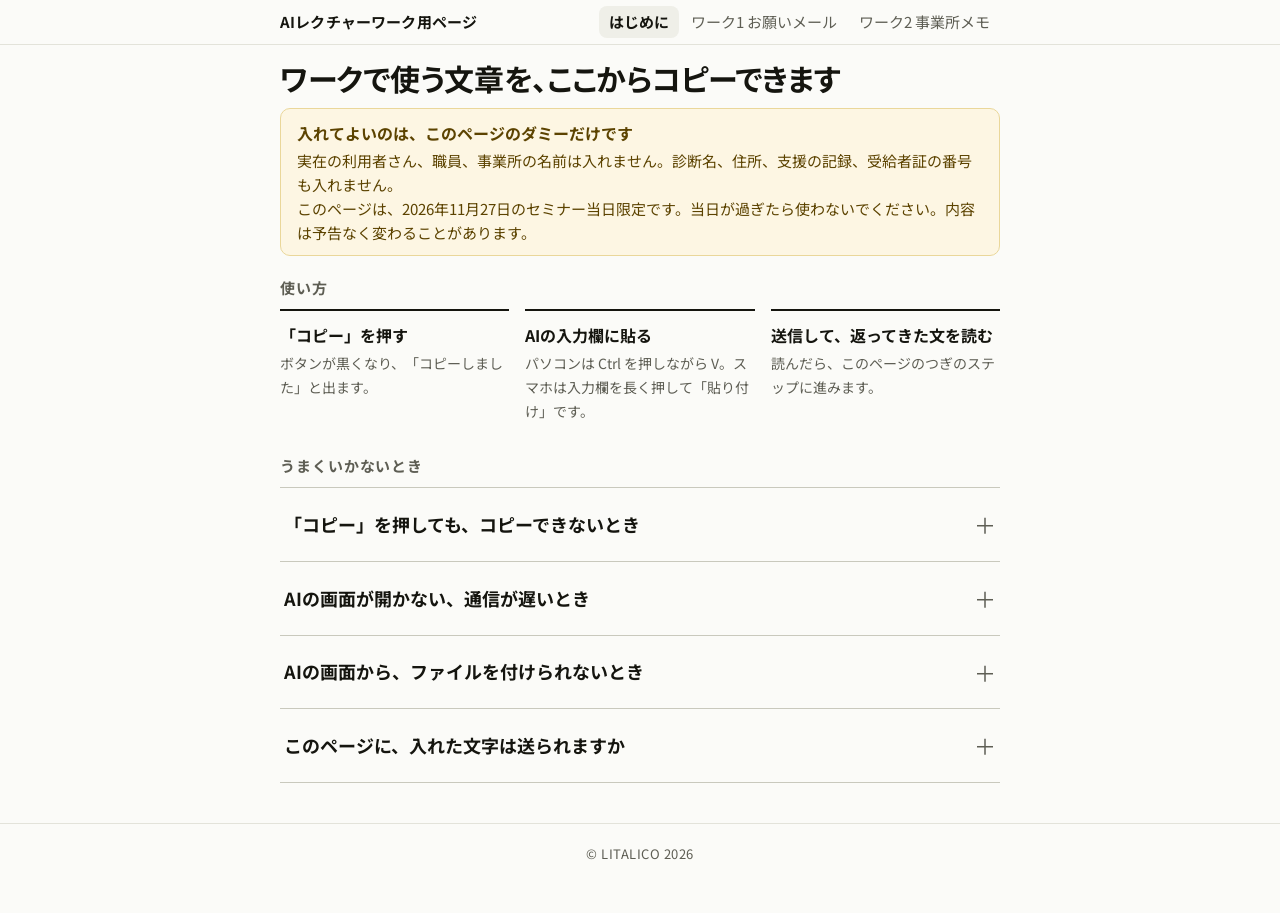
<file: index.html>
<!doctype html>
<html lang="ja">
<head>
<meta charset="utf-8">
<meta name="viewport" content="width=device-width, initial-scale=1">
<meta name="robots" content="noindex">
<title>AIレクチャーワーク用ページ｜福祉事業所のAI導入と活用セミナー</title>
<meta name="description" content="セミナーのワークで使う文章のコピーと、事業所メモのファイルのダウンロードができるページです。">
<link rel="icon" href="data:image/svg+xml,%3Csvg xmlns='http://www.w3.org/2000/svg' viewBox='0 0 64 64'%3E%3Crect width='64' height='64' rx='14' fill='%233f6b0f'/%3E%3Cpath d='M18 33l10 10 18-22' fill='none' stroke='white' stroke-width='7' stroke-linecap='round' stroke-linejoin='round'/%3E%3C/svg%3E">
<link rel="stylesheet" href="assets/fonts/noto-sans-jp.css?v=18">
<link rel="stylesheet" href="assets/style.css?v=37">
</head>
<body>
<a class="skip" href="#main">本文へ移動</a>

<header class="top">
  <div class="wrap">
    <a class="logo" href="./">AIレクチャーワーク用ページ</a>
    <nav aria-label="ページの切り替え">
      <a href="./" aria-current="page">はじめに</a>
      <a href="mail.html">ワーク1 お願いメール</a>
      <a href="memo.html">ワーク2 事業所メモ</a>
    </nav>
  </div>
</header>

<main id="main" class="home">
  <div class="wrap">
    <h1>ワークで使う文章を、ここからコピーできます</h1>
    <div class="notice" role="note">
      <strong>入れてよいのは、このページのダミーだけです</strong>
      <p>実在の利用者さん、職員、事業所の名前は入れません。診断名、住所、支援の記録、受給者証の番号も入れません。</p>
      <p>このページは、2026年11月27日のセミナー当日限定です。当日が過ぎたら使わないでください。内容は予告なく変わることがあります。</p>
    </div>

    <p class="section-title">使い方</p>
    <ol class="howto">
      <li><b>「コピー」を押す</b><span>ボタンが黒くなり、「コピーしました」と出ます。</span></li>
      <li><b>AIの入力欄に貼る</b><span>パソコンは Ctrl を押しながら V。スマホは入力欄を長く押して「貼り付け」です。</span></li>
      <li><b>送信して、返ってきた文を読む</b><span>読んだら、このページのつぎのステップに進みます。</span></li>
    </ol>

    <p class="section-title">うまくいかないとき</p>
    <details class="help">
      <summary>「コピー」を押しても、コピーできないとき</summary>
      <div class="body">
        <p>文の上でマウスを3回続けて押すと、文が全部選ばれます。そのまま Ctrl を押しながら C でコピーできます。スマホでは、文を長く押して「コピー」を選びます。</p>
      </div>
    </details>
    <details class="help">
      <summary>AIの画面が開かない、通信が遅いとき</summary>
      <div class="body">
        <p>無理に進めなくて大丈夫です。講師の画面で、同じ文を見てください。ワーク1では、②と③の返ってきた文の違いだけ読めば足ります。</p>
      </div>
    </details>
    <details class="help">
      <summary>AIの画面から、ファイルを付けられないとき</summary>
      <div class="body">
        <p>ワーク2のページに、ファイルの中身を貼り付ける方法があります。ファイルを付ける代わりに、中身をチャットに1回貼ります。</p>
      </div>
    </details>
    <details class="help">
      <summary>このページに、入れた文字は送られますか</summary>
      <div class="body">
        <p>このページには、文字を入れる欄がありません。コピーのボタンは、あなたのパソコンの中で動くだけで、文を外に送りません。AIのチャットに貼った文は、そのAIの設定に従って扱われます。</p>
      </div>
    </details>
  </div>
</main>

<footer class="foot">
  <div class="wrap">
    <p class="copyright">© LITALICO 2026</p>
  </div>
</footer>

<div id="live" class="sr" aria-live="polite" role="status"></div>
<div id="toast" class="toast" aria-hidden="true"></div>
<script src="assets/script.js?v=28"></script>
</body>
</html>
</file>
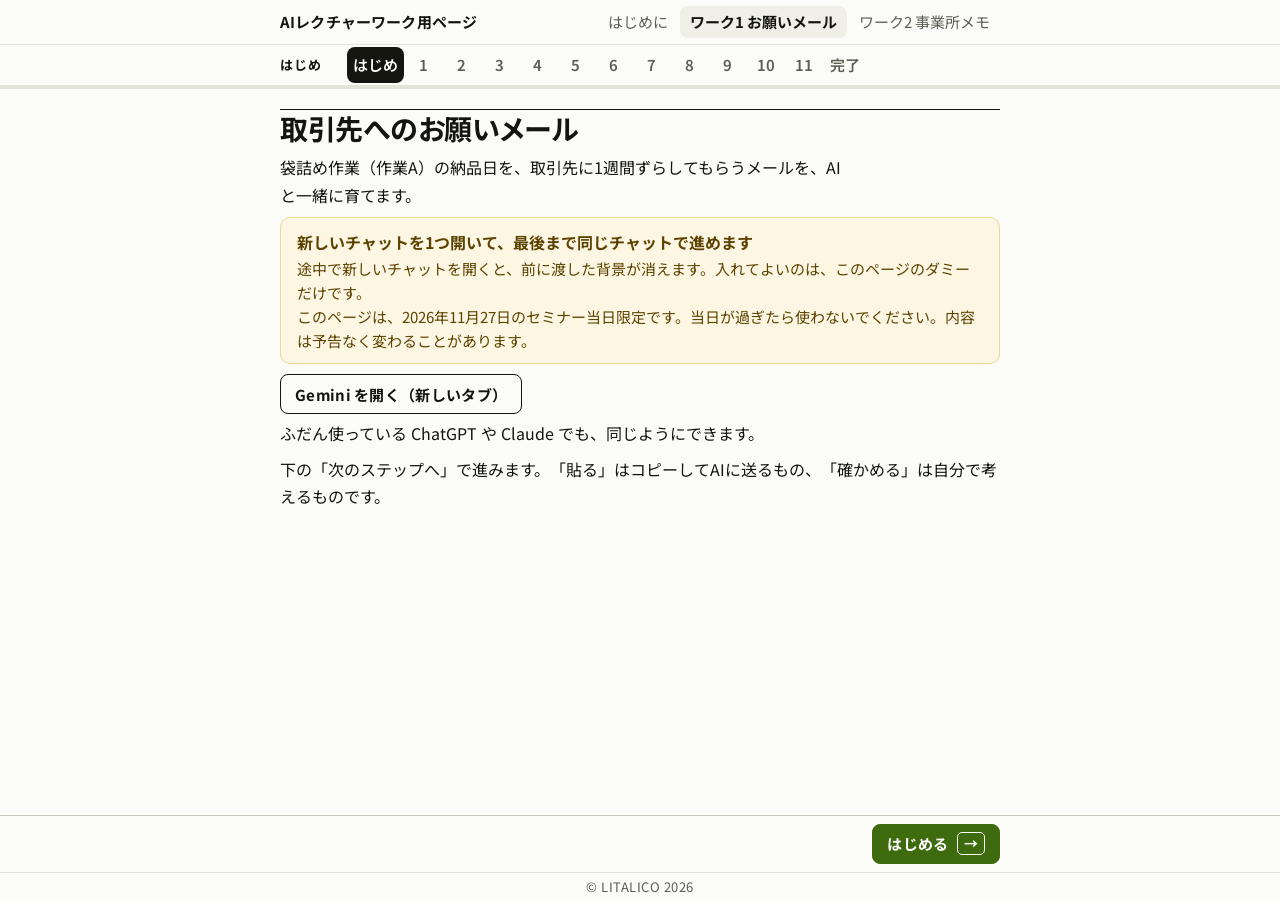
<file: mail.html>
<!doctype html>
<html lang="ja">
<head>
<meta charset="utf-8">
<meta name="viewport" content="width=device-width, initial-scale=1">
<meta name="robots" content="noindex">
<title>ワーク1 取引先へのお願いメール｜福祉事業所のAI導入と活用セミナー</title>
<meta name="description" content="同じチャットで、取引先へのお願いメールを少しずつ育てるワークの文章をコピーできます。">
<link rel="icon" href="data:image/svg+xml,%3Csvg xmlns='http://www.w3.org/2000/svg' viewBox='0 0 64 64'%3E%3Crect width='64' height='64' rx='14' fill='%233f6b0f'/%3E%3Cpath d='M18 33l10 10 18-22' fill='none' stroke='white' stroke-width='7' stroke-linecap='round' stroke-linejoin='round'/%3E%3C/svg%3E">
<link rel="stylesheet" href="assets/fonts/noto-sans-jp.css?v=18">
<link rel="stylesheet" href="assets/style.css?v=37">
</head>
<body>
<a class="skip" href="#main">本文へ移動</a>

<header class="top">
  <div class="wrap">
    <a class="logo" href="./">AIレクチャーワーク用ページ</a>
    <nav aria-label="ページの切り替え">
      <a href="./">はじめに</a>
      <a href="mail.html" aria-current="page">ワーク1 お願いメール</a>
      <a href="memo.html">ワーク2 事業所メモ</a>
    </nav>
  </div>
</header>

<nav class="stepnav" aria-label="ステップの一覧">
  <div class="wrap">
    <span class="label">STEP</span>
    <ol>
      <li><a href="#start" aria-label="はじめ">はじめ</a></li>
      <li><a href="#s1" aria-label="ステップ1">1</a></li>
      <li><a href="#s2" aria-label="ステップ2">2</a></li>
      <li><a href="#s3" aria-label="ステップ3">3</a></li>
      <li><a href="#s4" aria-label="ステップ4">4</a></li>
      <li><a href="#s5" aria-label="ステップ5">5</a></li>
      <li><a href="#s6" aria-label="ステップ6">6</a></li>
      <li><a href="#s7" aria-label="ステップ7">7</a></li>
      <li><a href="#s8" aria-label="ステップ8">8</a></li>
      <li><a href="#s9" aria-label="ステップ9">9</a></li>
      <li><a href="#s10" aria-label="ステップ10">10</a></li>
      <li><a href="#s11" aria-label="ステップ11">11</a></li>
      <li><a href="#done" aria-label="完了（ワーク1の終わり）">完了</a></li>
    </ol>
  </div>
</nav>

<main id="main">
  <div class="wrap">
    <div class="steps">
      <section class="step step--intro" id="start" aria-label="はじめ">
        <div class="step-body">
    <h1>取引先へのお願いメール</h1>
    <p class="lead">袋詰め作業（作業A）の納品日を、取引先に1週間ずらしてもらうメールを、AIと一緒に育てます。</p>

    <div class="notice" role="note">
      <strong>新しいチャットを1つ開いて、最後まで同じチャットで進めます</strong>
      <p>途中で新しいチャットを開くと、前に渡した背景が消えます。入れてよいのは、このページのダミーだけです。</p>
      <p>このページは、2026年11月27日のセミナー当日限定です。当日が過ぎたら使わないでください。内容は予告なく変わることがあります。</p>
    </div>

    <div class="btn-row">
      <a class="btn btn--ghost btn--go" href="https://gemini.google.com/" target="_blank" rel="noopener noreferrer">Gemini を開く（新しいタブ）</a>
    </div>
    <p class="note">ふだん使っている ChatGPT や Claude でも、同じようにできます。</p>
    <p class="note">下の「次のステップへ」で進みます。「貼る」はコピーしてAIに送るもの、「確かめる」は自分で考えるものです。</p>
        </div>
      </section>

      <section class="step" id="s1" aria-labelledby="s1-t">
        <div class="step-side"><span class="num" aria-hidden="true">01</span><span class="kind">貼る</span></div>
        <div class="step-body">
          <h2 id="s1-t"><span class="sr">ステップ1　</span>① 作業だけを頼む</h2>
          <p>最初は、作業だけを頼みます。背景はまだ書きません。</p>
          <figure class="prompt">
            <figcaption>AIに送る文<button type="button" class="copy" data-copy="p1" aria-label="「取引先に、袋詰め作業の納品日の変更を…」をコピー">コピー</button></figcaption>
            <p class="text" id="p1">取引先に、袋詰め作業の納品日の変更をお願いするメールを書いてください。</p>
          </figure>
          <p class="look">送って、返ってきたメールを読みます。まだ背景は足しません。</p>
          <p class="next"><a href="#s2">つぎのステップへ</a></p>
        </div>
      </section>

      <section class="step step--check" id="s2" aria-labelledby="s2-t">
        <div class="step-side"><span class="num" aria-hidden="true">02</span><span class="kind">確かめる</span></div>
        <div class="step-body">
          <h2 id="s2-t"><span class="sr">ステップ2　</span>このメールを、取引先に送れるか</h2>
          <p>返ってきたメールを読んで、近いものを1つ選びます。頭の中で選ぶだけです。</p>
          <ul class="rows">
            <li><span class="k">A</span><span class="v">そのまま送れる</span></li>
            <li><span class="k">B</span><span class="v">少し直せば送れる</span></li>
            <li><span class="k">C</span><span class="v">かなり直す必要がある</span></li>
          </ul>
          <p class="look">直すとしたら、足りない情報を1つ、言葉にします。</p>
          <p class="next"><a href="#s3">つぎのステップへ</a></p>
        </div>
      </section>

      <section class="step step--check" id="s3" aria-labelledby="s3-t">
        <div class="step-side"><span class="num" aria-hidden="true">03</span><span class="kind">確かめる</span></div>
        <div class="step-body">
          <h2 id="s3-t"><span class="sr">ステップ3　</span>依頼メールに必要な背景</h2>
          <p>依頼のメールを書くときに、必要な背景は4つあります。</p>
          <ul class="plain">
            <li><strong>相手</strong>：宛先と、相手との関係</li>
            <li><strong>依頼内容</strong>：協力してほしいこと</li>
            <li><strong>条件</strong>：新しい納品日、数量、回答先</li>
            <li><strong>背景</strong>：依頼の経緯や、伝えておく事情</li>
          </ul>
          <p class="look">ステップ2で言葉にした足りない情報は、この4つのどれに入りますか。</p>
          <p class="next"><a href="#s4">つぎのステップへ</a></p>
        </div>
      </section>

      <section class="step" id="s4" aria-labelledby="s4-t">
        <div class="step-side"><span class="num" aria-hidden="true">04</span><span class="kind">貼る</span></div>
        <div class="step-body">
          <h2 id="s4-t"><span class="sr">ステップ4　</span>② 背景を足す</h2>
          <p>ステップ3の4つを、見出しをつけて並べました。<strong>同じチャットに</strong>貼ります。</p>
          <figure class="prompt">
            <figcaption>AIに送る文<button type="button" class="copy" data-copy="p4" aria-label="「次の背景を踏まえて、メールを書き直し…」をコピー">コピー</button></figcaption>
            <pre class="text" id="p4">次の背景を踏まえて、メールを書き直してください。

【相手】5年以上お取引のある［取引先名］様の担当者
【依頼内容】袋詰め作業（作業A）の納品日を、1週間後ろにずらしてほしい
【条件】新しい納品日は［日付］、回答は［連絡先］へ
【背景】当事業所は就労継続支援B型。先月、作業メンバーの欠席が続き、納品が遅れそう

冒頭でお詫びし、今後の取引を大切にした丁寧な文面にしてください。</pre>
          </figure>
          <p class="note">［取引先名］［日付］［連絡先］は、そのまま送って大丈夫です。実在の会社名や連絡先は入れません。</p>
          <p class="look">①のメールと比べて、どこが変わったかを見ます。</p>
          <p class="next"><a href="#s5">つぎのステップへ</a></p>
        </div>
      </section>

      <section class="step step--check" id="s5" aria-labelledby="s5-t">
        <div class="step-side"><span class="num" aria-hidden="true">05</span><span class="kind">確かめる</span></div>
        <div class="step-body">
          <h2 id="s5-t"><span class="sr">ステップ5　</span>渡した背景は、どこに入ったか</h2>
          <p>ステップ4で送った文の全文です。渡した背景が、返ってきたメールのどこに出てきたかを探します。</p>
          <figure class="prompt">
            <figcaption>ステップ4で送った文</figcaption>
            <pre class="text" id="p4-view">次の背景を踏まえて、メールを書き直してください。

【相手】5年以上お取引のある［取引先名］様の担当者
【依頼内容】袋詰め作業（作業A）の納品日を、1週間後ろにずらしてほしい
【条件】新しい納品日は［日付］、回答は［連絡先］へ
【背景】当事業所は就労継続支援B型。先月、作業メンバーの欠席が続き、納品が遅れそう

冒頭でお詫びし、今後の取引を大切にした丁寧な文面にしてください。</pre>
          </figure>
          <ul class="plain">
            <li><strong>【相手】</strong>：5年以上の取引が、丁寧な文体や、今後につながる締めの一文に出ているか</li>
            <li><strong>【依頼内容】</strong>：納品日を1週間ずらしてほしい、という目的がはっきり書かれているか</li>
            <li><strong>【条件】</strong>：新しい納品日と、回答先が入っているか</li>
            <li><strong>【背景】</strong>：欠席が続いたことが、冒頭のお詫びの理由として書かれているか</li>
          </ul>
          <p class="look">4つの背景が、それぞれメールの中に入っているかを見ます。入っていないものがあれば、メールの中を探します。</p>
          <p class="next"><a href="#s6">つぎのステップへ</a></p>
        </div>
      </section>

      <section class="step" id="s6" aria-labelledby="s6-t">
        <div class="step-side"><span class="num" aria-hidden="true">06</span><span class="kind">貼る</span></div>
        <div class="step-body">
          <h2 id="s6-t"><span class="sr">ステップ6　</span>③ 出力の形式を指定する</h2>
          <p>つぎは、メールの形を指定します。<strong>同じチャットで</strong>続けます。</p>
          <figure class="prompt">
            <figcaption>AIに送る文<button type="button" class="copy" data-copy="p6" aria-label="「件名をつけてください。本文を「お詫び…」をコピー">コピー</button></figcaption>
            <p class="text" id="p6">件名をつけてください。本文を「お詫び」「依頼内容」「新しい納品日」の順に構成してください。新しい納品日、数量、連絡先は箇条書きで示してください。</p>
          </figure>
          <p class="look">②と比べて、構成や箇条書きが指定どおりになったかを見ます。</p>
          <p class="next"><a href="#s7">つぎのステップへ</a></p>
        </div>
      </section>

      <section class="step step--check" id="s7" aria-labelledby="s7-t">
        <div class="step-side"><span class="num" aria-hidden="true">07</span><span class="kind">確かめる</span></div>
        <div class="step-body">
          <h2 id="s7-t"><span class="sr">ステップ7　</span>形式を指定すると、何が変わったか</h2>
          <p>同じチャットを上にさかのぼって、ステップ4（②）のあとに返ってきたメールと、ステップ6（③）のあとに返ってきたメールを見比べます。次の4つを確かめます。</p>
          <ul class="rows">
            <li><span class="k">件名</span><span class="v">依頼の内容が分かる件名か</span></li>
            <li><span class="k">本文の構成</span><span class="v">お詫び、依頼内容、新しい納品日の順か</span></li>
            <li><span class="k">納品日</span><span class="v">すぐに見つけられるか</span></li>
            <li><span class="k">必要な事項</span><span class="v">数量と連絡先が、箇条書きで整理されているか</span></li>
          </ul>
          <p class="look">送るまでに必要な手直しは、②と③のどちらが少ないでしょうか。</p>
          <p class="next"><a href="#s8">つぎのステップへ</a></p>
        </div>
      </section>

      <section class="step" id="s8" aria-labelledby="s8-t">
        <div class="step-side"><span class="num" aria-hidden="true">08</span><span class="kind">貼る</span></div>
        <div class="step-body">
          <h2 id="s8-t"><span class="sr">ステップ8　</span>追い指示は、1つずつ足す</h2>
          <p>気になるところを、<strong>一度に1つだけ</strong>直します。次の5つから選んでも、自分の言葉で書いてもかまいません。何個足すかは決めません。</p>
          <div class="prompt-grid"><figure class="prompt compact"><p class="text" id="p8a">もう少し短くしてください。</p><button type="button" class="copy" data-copy="p8a" aria-label="「もう少し短くしてください。」をコピー">コピー</button></figure>
          <figure class="prompt compact"><p class="text" id="p8b">お詫びのトーンを少し軽くしてください。</p><button type="button" class="copy" data-copy="p8b" aria-label="「お詫びのトーンを少し軽くしてください…」をコピー">コピー</button></figure>
          <figure class="prompt compact"><p class="text" id="p8c">件名の案を3つ出してください。</p><button type="button" class="copy" data-copy="p8c" aria-label="「件名の案を3つ出してください。」をコピー">コピー</button></figure>
          <figure class="prompt compact"><p class="text" id="p8d">箇条書きをやめて、文章の中に自然に含めてください。</p><button type="button" class="copy" data-copy="p8d" aria-label="「箇条書きをやめて、文章の中に自然に含…」をコピー">コピー</button></figure>
          <figure class="prompt compact"><p class="text" id="p8e">もう少し親しみのある文体にしてください。</p><button type="button" class="copy" data-copy="p8e" aria-label="「もう少し親しみのある文体にしてくださ…」をコピー">コピー</button></figure></div>
          <p class="look">足すたびに、どこが変わったかを見ます。</p>
          <p class="next"><a href="#s9">つぎのステップへ</a></p>
        </div>
      </section>

      <section class="step" id="s9" aria-labelledby="s9-t">
        <div class="step-side"><span class="num" aria-hidden="true">09</span><span class="kind">貼る</span></div>
        <div class="step-body">
          <h2 id="s9-t"><span class="sr">ステップ9　</span>お詫びと背景を、より丁寧に</h2>
          <p>追い指示のひとつです。お詫びと背景の説明だけを直します。</p>
          <figure class="prompt">
            <figcaption>AIに送る文<button type="button" class="copy" data-copy="p9" aria-label="「お詫びと依頼の背景を、より丁寧に説明…」をコピー">コピー</button></figcaption>
            <p class="text" id="p9">お詫びと依頼の背景を、より丁寧に説明してください。</p>
          </figure>
          <p class="look">お詫びと背景の説明は、どう変わったでしょうか。</p>
          <p class="next"><a href="#s10">つぎのステップへ</a></p>
        </div>
      </section>

      <section class="step step--check" id="s10" aria-labelledby="s10-t">
        <div class="step-side"><span class="num" aria-hidden="true">10</span><span class="kind">確かめる</span></div>
        <div class="step-body">
          <h2 id="s10-t"><span class="sr">ステップ10　</span>受信者の立場で、確かめる</h2>
          <p>メールを受け取る取引先になったつもりで、読みます。</p>
          <ul class="rows">
            <li><span class="k">見るところ 1</span><span class="v">何を、いつまでにしてほしいか、すぐに分かるか</span></li>
            <li><span class="k">見るところ 2</span><span class="v">お詫びや背景の説明は、依頼を理解するのに必要な長さか</span></li>
          </ul>
          <p class="look">丁寧さを保ったまま、依頼の要点が伝わる構成にします。</p>
          <p class="next"><a href="#s11">つぎのステップへ</a></p>
        </div>
      </section>

      <section class="step" id="s11" aria-labelledby="s11-t">
        <div class="step-side"><span class="num" aria-hidden="true">11</span><span class="kind">貼る</span></div>
        <div class="step-body">
          <h2 id="s11-t"><span class="sr">ステップ11　</span>依頼の要点が伝わる構成に調整する</h2>
          <p>最後の調整です。お詫びを短くして、依頼内容を先に出します。</p>
          <figure class="prompt">
            <figcaption>AIに送る文<button type="button" class="copy" data-copy="p11" aria-label="「お詫びは冒頭の一文にまとめ、その後す…」をコピー">コピー</button></figcaption>
            <p class="text" id="p11">お詫びは冒頭の一文にまとめ、その後すぐに依頼内容を示してください。新しい納品日、数量、連絡先は箇条書きで残してください。</p>
          </figure>
          <p class="look">依頼内容と納品日を、すぐに見つけられるでしょうか。①のメールと比べて、どの変更が送りやすさにつながったかを見ます。</p>
        </div>
      </section>

    </div>

    <div class="finish" id="done">
      <h2>ワーク1はここまでです</h2>
      <div class="btn-row"><a class="btn btn--go" href="memo.html">ワーク2へ進む</a></div>
    </div>
  </div>
</main>

<footer class="foot">
  <div class="wrap">
    <p class="copyright">© LITALICO 2026</p>
  </div>
</footer>

<div id="live" class="sr" aria-live="polite" role="status"></div>
<div id="toast" class="toast" aria-hidden="true"></div>
<script src="assets/script.js?v=28"></script>
</body>
</html>
</file>
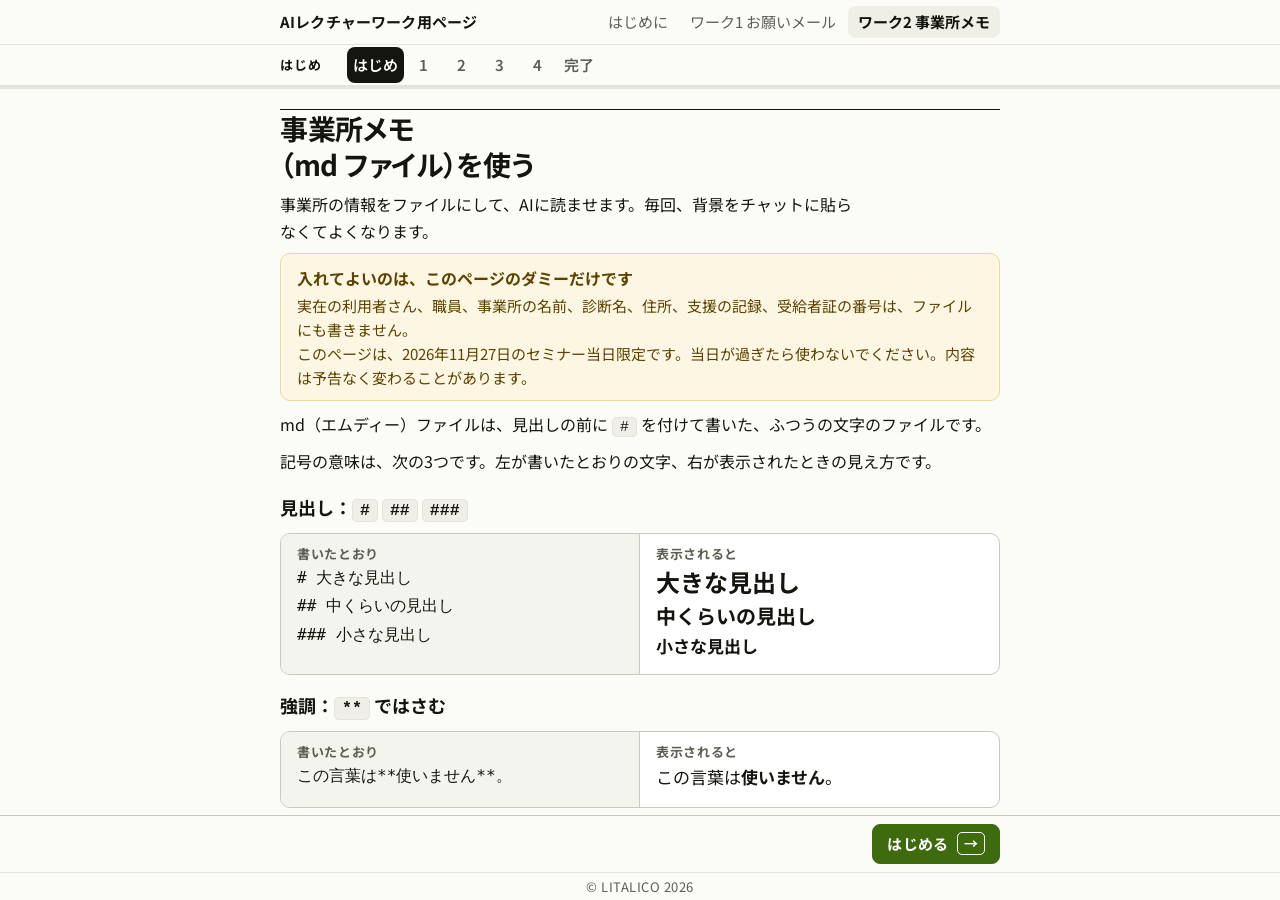
<file: memo.html>
<!doctype html>
<html lang="ja">
<head>
<meta charset="utf-8">
<meta name="viewport" content="width=device-width, initial-scale=1">
<meta name="robots" content="noindex">
<title>ワーク2 事業所メモ（md ファイル）｜福祉事業所のAI導入と活用セミナー</title>
<meta name="description" content="事業所の情報をファイルにしてAIに読ませるワークの、ファイルのダウンロードと文章のコピーができます。">
<link rel="icon" href="data:image/svg+xml,%3Csvg xmlns='http://www.w3.org/2000/svg' viewBox='0 0 64 64'%3E%3Crect width='64' height='64' rx='14' fill='%233f6b0f'/%3E%3Cpath d='M18 33l10 10 18-22' fill='none' stroke='white' stroke-width='7' stroke-linecap='round' stroke-linejoin='round'/%3E%3C/svg%3E">
<link rel="stylesheet" href="assets/fonts/noto-sans-jp.css?v=18">
<link rel="stylesheet" href="assets/style.css?v=37">
</head>
<body>
<a class="skip" href="#main">本文へ移動</a>

<header class="top">
  <div class="wrap">
    <a class="logo" href="./">AIレクチャーワーク用ページ</a>
    <nav aria-label="ページの切り替え">
      <a href="./">はじめに</a>
      <a href="mail.html">ワーク1 お願いメール</a>
      <a href="memo.html" aria-current="page">ワーク2 事業所メモ</a>
    </nav>
  </div>
</header>

<nav class="stepnav" aria-label="ステップの一覧">
  <div class="wrap">
    <span class="label">STEP</span>
    <ol>
      <li><a href="#start" aria-label="はじめ">はじめ</a></li>
      <li><a href="#m1" aria-label="ステップ1">1</a></li>
      <li><a href="#m2" aria-label="ステップ2">2</a></li>
      <li><a href="#m3" aria-label="ステップ3">3</a></li>
      <li><a href="#m4" aria-label="ステップ4">4</a></li>
      <li><a href="#done" aria-label="完了（ワーク2の終わりと、時間が余った人へ）">完了</a></li>
    </ol>
  </div>
</nav>

<main id="main">
  <div class="wrap">
    <div class="steps">
      <section class="step step--intro" id="start" aria-label="はじめ">
        <div class="step-body">
    <h1>事業所メモ<br>（md ファイル）を使う</h1>
    <p class="lead">事業所の情報をファイルにして、AIに読ませます。毎回、背景をチャットに貼らなくてよくなります。</p>

    <div class="notice" role="note">
      <strong>入れてよいのは、このページのダミーだけです</strong>
      <p>実在の利用者さん、職員、事業所の名前、診断名、住所、支援の記録、受給者証の番号は、ファイルにも書きません。</p>
      <p>このページは、2026年11月27日のセミナー当日限定です。当日が過ぎたら使わないでください。内容は予告なく変わることがあります。</p>
    </div>

    <p>md（エムディー）ファイルは、見出しの前に <code>#</code> を付けて書いた、ふつうの文字のファイルです。</p>
    <p>記号の意味は、次の3つです。左が書いたとおりの文字、右が表示されたときの見え方です。</p>

    <div class="md-demo">
      <div class="md-item">
        <p class="md-name">見出し：<code>#</code> <code>##</code> <code>###</code></p>
        <div class="md-pair">
          <div class="md-box md-box--src"><span class="md-cap">書いたとおり</span><pre class="md-src"># 大きな見出し
## 中くらいの見出し
### 小さな見出し</pre></div>
          <div class="md-box"><span class="md-cap">表示されると</span><div class="md-out"><div class="md-h1">大きな見出し</div><div class="md-h2">中くらいの見出し</div><div class="md-h3">小さな見出し</div></div></div>
        </div>
      </div>
      <div class="md-item">
        <p class="md-name">強調：<code>**</code> ではさむ</p>
        <div class="md-pair">
          <div class="md-box md-box--src"><span class="md-cap">書いたとおり</span><pre class="md-src">この言葉は**使いません**。</pre></div>
          <div class="md-box"><span class="md-cap">表示されると</span><div class="md-out">この言葉は<strong>使いません</strong>。</div></div>
        </div>
      </div>
      <div class="md-item">
        <p class="md-name">箇条書き：行の頭に <code>-</code></p>
        <div class="md-pair">
          <div class="md-box md-box--src"><span class="md-cap">書いたとおり</span><pre class="md-src">- 作業の内容
- 大事にしている言葉づかい
- 使わない言葉</pre></div>
          <div class="md-box"><span class="md-cap">表示されると</span><div class="md-out"><ul class="md-ul"><li>作業の内容</li><li>大事にしている言葉づかい</li><li>使わない言葉</li></ul></div></div>
        </div>
      </div>
    </div>

    <p style="margin-top:20px;">md は、AIに読ませる資料に向いています。理由は3つです。</p>
    <ul class="plain">
      <li>ふつうの文字だけでできているので、AIがそのまま読めます。Word や PDF のように、見た目の部品を読み解く必要がありません。</li>
      <li>記号で、どこが見出しで、どこが箇条書きかが決まります。話の区切りがはっきりするので、AIが取り違えにくくなります。</li>
      <li>余計な飾りが入りません。短く書けて、あとから1行足したり消したりしやすいファイルになります。</li>
    </ul>
        </div>
      </section>

      <section class="step" id="m1" aria-labelledby="m1-t">
        <div class="step-side"><span class="num" aria-hidden="true">01</span><span class="kind">ダウンロード</span></div>
        <div class="step-body">
          <h2 id="m1-t"><span class="sr">ステップ1　</span>事業所メモのファイルをダウンロードする</h2>
          <p>事業所の情報が入った md ファイルを、あらかじめ用意しています。次のボタンを押して、パソコンに保存します。</p>
          <ul class="files">
            <li><div><b>事業所メモ（.md）</b></div><a class="btn btn--dl" href="files/jigyosho-memo.md" download="事業所メモ.md">ダウンロード</a></li>
          </ul>
          <p class="look">ダウンロードしたファイルは、パソコンの「ダウンロード」フォルダに入ります。</p>

          <details class="help">
            <summary>ファイルの中身を見る</summary>
            <div class="body">
              <p>5つの項目（事業所の種類、作業や支援の内容、大事にしている言葉づかい、使わない言葉、文の長さの好み）が入っています。</p>
              <figure class="prompt">
                <figcaption>ファイルの中身<button type="button" class="copy" data-copy="memo-full" aria-label="「ファイルの中身」をコピー">コピー</button></figcaption>
                <pre class="text" id="memo-full">
# 事業所メモ（研修用のダミー）

このファイルは研修用のダミーです。実在の利用者、職員、事業所ではありません。名前、年齢、診断名、住所、支援記録、受給者証の番号は書きません。計画の原案にはしません。

## 事業所の種類

- 就労継続支援B型
- 今日の作業は台の上の品を袋に入れること

## 作業や支援の内容

- 作業A（袋詰め）
- 袋1つに10個入れる
- 袋の口は2回折る
- 終わった袋は箱に入れ、数を紙に書く

## 大事にしている言葉づかい

- です・ますで書く
- 短い文にする
- 具体物の名前だけを使う

## 使わない言葉

- 専門用語
- 作業中の写真の話

## 文の長さの好み

- 手順は3つまで
- 各手順は1文
</pre>
              </figure>
            </div>
          </details>

          <details class="help">
            <summary>ダウンロードできないとき</summary>
            <div class="body">
              <p>ボタンを押しても保存されないときは、上の「ファイルの中身」の「コピー」を押し、メモ帳に貼り付けて、「名前を付けて保存」で保存します。ファイル名の最後は <code>.md</code> にします。</p>
            </div>
          </details>

          <p class="next"><a href="#m2">つぎのステップへ</a></p>
        </div>
      </section>

      <section class="step" id="m2" aria-labelledby="m2-t">
        <div class="step-side"><span class="num" aria-hidden="true">02</span><span class="kind">貼る</span></div>
        <div class="step-body">
          <h2 id="m2-t"><span class="sr">ステップ2　</span>問いは短く書く</h2>
          <p>ダウンロードしたファイルを、AIのチャットに付けてから、次の文を送ります。<strong>背景は、問いに書きません。</strong>ファイルに入っているためです。</p>
          <figure class="prompt">
            <figcaption>AIに送る文（ファイルを付けてから）<button type="button" class="copy" data-copy="q1" aria-label="「初めての人にも分かる手順を、3つで書…」をコピー">コピー</button></figcaption>
            <p class="text" id="q1">初めての人にも分かる手順を、3つで書いてください。</p>
          </figure>
          <p class="look">問いに書いていないのに、「10個」や「2回折る」が出てくるかを見ます。出てくれば、ファイルが読めています。</p>

          <details class="help">
            <summary>ファイルが読めていないとき、付けられないとき</summary>
            <div class="body">
              <p>出てこないときは、ファイルをもう一度付けて、同じ問いを送ります。問いに材料を書き足して、埋め合わせないでください。</p>
              <p>付けるボタンが見当たらないときは、ファイルの中身と問いを、続けて貼ります。次のボタンで、2つがいっしょにコピーされます。</p>
              <span id="q-with-memo" hidden>このメモを読んだうえで、初めての人にも分かる手順を、3つで書いてください。</span>
              <button type="button" class="copy wide" data-copy="memo-full q-with-memo">ファイルの中身と問いを、いっしょにコピー</button>
            </div>
          </details>

          <p class="next"><a href="#m3">つぎのステップへ</a></p>
        </div>
      </section>

      <section class="step" id="m3" aria-labelledby="m3-t">
        <div class="step-side"><span class="num" aria-hidden="true">03</span><span class="kind">足す</span></div>
        <div class="step-body">
          <h2 id="m3-t"><span class="sr">ステップ3　</span>足りない点は md に足す</h2>
          <p>出てきた文のうち、直したいところを探します。たとえば、長すぎる文や、ファイルと違う言葉づかいです。<strong>直す場所は、プロンプトではなく、ファイルです。</strong></p>

          <h3 style="margin-top:16px;">手順1：1行足す</h3>
          <p>ステップ1でダウンロードしたファイルを右クリックして、「プログラムから開く」の「メモ帳」で開きます。いちばん下に、次の1行を貼り付けます。行の頭に <code>-</code> と半角の空白を付けるのが、箇条書きの記号です。</p>
          <figure class="prompt">
            <figcaption>ファイルに足す1行<button type="button" class="copy" data-copy="add1" aria-label="「- 1文は20字まで」をコピー">コピー</button></figcaption>
            <p class="text" id="add1">- 1文は20字まで</p>
          </figure>

          <h3 style="margin-top:16px;">手順2：プロンプトする</h3>
          <p>上書き保存して、AIのチャットにファイルを付け直してから、ステップ2と同じ問いを送ります。</p>
          <figure class="prompt">
            <figcaption>AIに送る文（ファイルを付けてから）<button type="button" class="copy" data-copy="q3" aria-label="「初めての人にも分かる手順を、3つで書…」をコピー">コピー</button></figcaption>
            <p class="text" id="q3">初めての人にも分かる手順を、3つで書いてください。</p>
          </figure>
          <p class="look">同じ問いで、文が短くなったかを見ます。</p>
          <p class="next"><a href="#m4">つぎのステップへ</a></p>
        </div>
      </section>

      <section class="step" id="m4" aria-labelledby="m4-t">
        <div class="step-side"><span class="num" aria-hidden="true">04</span><span class="kind">足す</span></div>
        <div class="step-body">
          <h2 id="m4-t"><span class="sr">ステップ4　</span>自分で1行足してみる</h2>
          <p>ステップ3では、決まった1行を足しました。今度は、<strong>自分で足したい1行</strong>を考えて、同じファイルに足します。</p>

          <h3 style="margin-top:16px;">手順1：1行足す</h3>
          <p>ステップ3と同じように、ファイルをメモ帳で開き、いちばん下に、足したい1行を書きます。行の頭に <code>-</code> と半角の空白を付けます。</p>
          <p>足す1行の例です。選んでも、自分で考えてもかまいません。</p>
          <ul class="plain">
            <li>「させる」という言い方は使わない</li>
            <li>1つの手順には、動作を1つだけ書く</li>
            <li>利用者さんを誘うときは、「〜してみましょう」と書く</li>
          </ul>
          <p class="note">実在の人や事業所の名前は、書かないでください。</p>

          <h3 style="margin-top:16px;">手順2：プロンプトする</h3>
          <p>上書き保存して、AIのチャットにファイルを付け直してから、ステップ2と同じ問いを送ります。</p>
          <figure class="prompt">
            <figcaption>AIに送る文（ファイルを付けてから）<button type="button" class="copy" data-copy="q4" aria-label="「初めての人にも分かる手順を、3つで書…」をコピー">コピー</button></figcaption>
            <p class="text" id="q4">初めての人にも分かる手順を、3つで書いてください。</p>
          </figure>
          <p class="look">同じ問いで、足した1行のとおりに、文が変わったかを見ます。</p>
        </div>
      </section>

    </div>

    <div id="done" class="done-panel">
    <div class="finish">
      <h2>ワーク2はここまでです</h2>
      <p>次のチャットでも同じ背景を使いたいときは、同じファイルをもう一度付けます。</p>
      <p>会場のパソコンは練習用の共有です。ワークが終わったら、今日のチャットを消してください。</p>
    </div>

    <details class="help more" id="more">
        <summary>時間が余った人へ：やってみたいことを選ぶ</summary>
        <div class="body">

      <p>やってみたいものを、1つ選んでください。</p>

      <h3 style="margin-top:20px;">問いを変えてみる</h3>
      <ul class="plain">
        <li>相手を変えて、同じお知らせを保護者向けに頼み直し、言葉づかいの違いを見ます。</li>
        <li>返ってきた文を声に出して読み、30秒で読み終わるかを計ります。長ければ「短くして」と1行足します。</li>
        <li>返ってきた文のうち、利用者さんが聞き返しそうな言葉を、1つ書き出します。</li>
      </ul>

      <h3 style="margin-top:20px;">材料（ファイルの中身）を変えてみる</h3>
      <ul class="plain">
        <li>背景を1行ずつ消して送り直し、どの行が無いと困るかを見ます。</li>
        <li>返ってきた手順のうち、材料に書いていない文を1つ探します。AIが足した文か、材料から来た文かを分けます。</li>
        <li>自分の職場の言葉に言い換えるときは、個人が特定される文が混ざらないかを、送る前に声に出して確かめます。実名や記録は入れません。</li>
      </ul>
            </div>
      </details>
    </div>
  </div>
</main>

<footer class="foot">
  <div class="wrap">
    <p class="copyright">© LITALICO 2026</p>
  </div>
</footer>

<div id="live" class="sr" aria-live="polite" role="status"></div>
<div id="toast" class="toast" aria-hidden="true"></div>
<script src="assets/script.js?v=28"></script>
</body>
</html>
</file>
<file: assets/fonts/noto-sans-jp.css>
/* noto-sans-jp-[0]-wght-normal */
@font-face {
  font-family: 'Noto Sans JP Variable';
  font-style: normal;
  font-display: swap;
  font-weight: 100 900;
  src: url(./files/noto-sans-jp-0-wght-normal.woff2) format('woff2-variations');
  unicode-range: U+25ee8,U+25f23,U+25f5c,U+25fd4,U+25fe0,U+25ffb,U+2600c,U+26017,U+26060,U+260ed,U+26222,U+2626a,U+26270,U+26286,U+2634c,U+26402,U+2667e,U+266b0,U+2671d,U+268dd,U+268ea,U+26951,U+2696f,U+26999,U+269dd,U+26a1e,U+26a58,U+26a8c,U+26ab7,U+26aff,U+26c29,U+26c73,U+26c9e,U+26cdd,U+26e40,U+26e65,U+26f94,U+26ff6-26ff8,U+270f4,U+2710d,U+27139,U+273da-273db,U+273fe,U+27410,U+27449,U+27614-27615,U+27631,U+27684,U+27693,U+2770e,U+27723,U+27752,U+278b2,U+27985,U+279b4,U+27a84,U+27bb3,U+27bbe,U+27bc7,U+27c3c,U+27cb8,U+27d73,U+27da0,U+27e10,U+27eaf,U+27fb7,U+2808a,U+280bb,U+28277,U+28282,U+282f3,U+283cd,U+2840c,U+28455,U+284dc,U+2856b,U+285c8-285c9,U+286d7,U+286fa,U+28946,U+28949,U+2896b,U+28987-28988,U+289ba-289bb,U+28a1e,U+28a29,U+28a43,U+28a71,U+28a99,U+28acd,U+28add,U+28ae4,U+28bc1,U+28bef,U+28cdd,U+28d10,U+28d71,U+28dfb,U+28e0f,U+28e17,U+28e1f,U+28e36,U+28e89,U+28eeb,U+28ef6,U+28f32,U+28ff8,U+292a0,U+292b1,U+29490,U+295cf,U+2967f,U+296f0,U+29719,U+29750,U+29810,U+298c6,U+29a72,U+29d4b,U+29ddb,U+29e15,U+29e3d,U+29e49,U+29e8a,U+29ec4,U+29edb,U+29ee9,U+29fce,U+29fd7,U+2a01a,U+2a02f,U+2a082,U+2a0f9,U+2a190,U+2a2b2,U+2a38c,U+2a437,U+2a5f1,U+2a602,U+2a61a,U+2a6b2,U+2a9e6,U+2b746,U+2b751,U+2b753,U+2b75a,U+2b75c,U+2b765,U+2b776-2b777,U+2b77c,U+2b782,U+2b789,U+2b78b,U+2b78e,U+2b794,U+2b7ac,U+2b7af,U+2b7bd,U+2b7c9,U+2b7cf,U+2b7d2,U+2b7d8,U+2b7f0,U+2b80d,U+2b817,U+2b81a,U+2d544,U+2e278,U+2e569,U+2e6ea,U+2f804,U+2f80f,U+2f815,U+2f818,U+2f81a,U+2f822,U+2f828,U+2f82c,U+2f833,U+2f83f,U+2f846,U+2f852,U+2f862,U+2f86d,U+2f873,U+2f877,U+2f884,U+2f899-2f89a,U+2f8a6,U+2f8ac,U+2f8b2,U+2f8b6,U+2f8d3,U+2f8db-2f8dc,U+2f8e1,U+2f8e5,U+2f8ea,U+2f8ed,U+2f8fc,U+2f903,U+2f90b,U+2f90f,U+2f91a,U+2f920-2f921,U+2f945,U+2f947,U+2f96c,U+2f995,U+2f9d0,U+2f9de-2f9df,U+2f9f4;
}

/* noto-sans-jp-[1]-wght-normal */
@font-face {
  font-family: 'Noto Sans JP Variable';
  font-style: normal;
  font-display: swap;
  font-weight: 100 900;
  src: url(./files/noto-sans-jp-1-wght-normal.woff2) format('woff2-variations');
  unicode-range: U+1f235-1f23b,U+1f240-1f248,U+1f250-1f251,U+2000b,U+20089-2008a,U+200a2,U+200a4,U+200b0,U+200f5,U+20158,U+201a2,U+20213,U+2032b,U+20371,U+20381,U+203f9,U+2044a,U+20509,U+2053f,U+205b1,U+205d6,U+20611,U+20628,U+206ec,U+2074f,U+207c8,U+20807,U+2083a,U+208b9,U+2090e,U+2097c,U+20984,U+2099d,U+20a64,U+20ad3,U+20b1d,U+20b9f,U+20bb7,U+20d45,U+20d58,U+20de1,U+20e64,U+20e6d,U+20e95,U+20f5f,U+21201,U+2123d,U+21255,U+21274,U+2127b,U+212d7,U+212e4,U+212fd,U+2131b,U+21336,U+21344,U+213c4,U+2146d-2146e,U+215d7,U+21647,U+216b4,U+21706,U+21742,U+218bd,U+219c3,U+21a1a,U+21c56,U+21d2d,U+21d45,U+21d62,U+21d78,U+21d92,U+21d9c,U+21da1,U+21db7,U+21de0,U+21e33-21e34,U+21f1e,U+21f76,U+21ffa,U+2217b,U+22218,U+2231e,U+223ad,U+22609,U+226f3,U+2285b,U+228ab,U+2298f,U+22ab8,U+22b46,U+22b4f-22b50,U+22ba6,U+22c1d,U+22c24,U+22de1,U+22e42,U+22feb,U+231b6,U+231c3-231c4,U+231f5,U+23372,U+233cc,U+233d0,U+233d2-233d3,U+233d5,U+233da,U+233df,U+233e4,U+233fe,U+2344a-2344b,U+23451,U+23465,U+234e4,U+2355a,U+23594,U+235c4,U+23638-2363a,U+23647,U+2370c,U+2371c,U+2373f,U+23763-23764,U+237e7,U+237f1,U+237ff,U+23824,U+2383d,U+23a98,U+23c7f,U+23cbe,U+23cfe,U+23d00,U+23d0e,U+23d40,U+23dd3,U+23df9-23dfa,U+23f7e,U+2404b,U+24096,U+24103,U+241c6,U+241fe,U+242ee,U+243bc,U+243d0,U+24629,U+246a5,U+247f1,U+24896,U+248e9,U+24a4d,U+24b56,U+24b6f,U+24c16,U+24d14,U+24e04,U+24e0e,U+24e37,U+24e6a,U+24e8b,U+24ff2,U+2504a,U+25055,U+25122,U+251a9,U+251cd,U+251e5,U+2521e,U+2524c,U+2542e,U+2548e,U+254d9,U+2550e,U+255a7,U+2567f,U+25771,U+257a9,U+257b4,U+25874,U+259c4,U+259cc,U+259d4,U+25ad7,U+25ae3-25ae4,U+25af1,U+25bb2,U+25c4b,U+25c64,U+25da1,U+25e2e,U+25e56,U+25e62,U+25e65,U+25ec2,U+25ed8;
}

/* noto-sans-jp-[2]-wght-normal */
@font-face {
  font-family: 'Noto Sans JP Variable';
  font-style: normal;
  font-display: swap;
  font-weight: 100 900;
  src: url(./files/noto-sans-jp-2-wght-normal.woff2) format('woff2-variations');
  unicode-range: U+ffd7,U+ffda-ffdc,U+ffe0-ffe2,U+ffe4,U+ffe6,U+ffe8-ffee,U+1f100-1f10c,U+1f110-1f16c,U+1f170-1f1ac,U+1f200-1f202,U+1f210-1f234;
}

/* noto-sans-jp-[3]-wght-normal */
@font-face {
  font-family: 'Noto Sans JP Variable';
  font-style: normal;
  font-display: swap;
  font-weight: 100 900;
  src: url(./files/noto-sans-jp-3-wght-normal.woff2) format('woff2-variations');
  unicode-range: U+fa10,U+fa12-fa6d,U+fb00-fb04,U+fe10-fe19,U+fe30-fe42,U+fe44-fe52,U+fe54-fe66,U+fe68-fe6b,U+ff02,U+ff04,U+ff07,U+ff51,U+ff5b,U+ff5d,U+ff5f-ff60,U+ff66,U+ff69,U+ff87,U+ffa1-ffbe,U+ffc2-ffc7,U+ffca-ffcf,U+ffd2-ffd6;
}

/* noto-sans-jp-[4]-wght-normal */
@font-face {
  font-family: 'Noto Sans JP Variable';
  font-style: normal;
  font-display: swap;
  font-weight: 100 900;
  src: url(./files/noto-sans-jp-4-wght-normal.woff2) format('woff2-variations');
  unicode-range: U+f92d-f959,U+f95b-f9f2,U+f9f4-fa0b,U+fa0e-fa0f;
}

/* noto-sans-jp-[5]-wght-normal */
@font-face {
  font-family: 'Noto Sans JP Variable';
  font-style: normal;
  font-display: swap;
  font-weight: 100 900;
  src: url(./files/noto-sans-jp-5-wght-normal.woff2) format('woff2-variations');
  unicode-range: U+9e8b-9e8c,U+9e8e-9e8f,U+9e91-9e92,U+9e95-9e96,U+9e98,U+9e9b,U+9e9d-9e9e,U+9ea4-9ea5,U+9ea8-9eaa,U+9eac-9eb0,U+9eb3-9eb5,U+9eb8,U+9ebc-9ebf,U+9ec3,U+9ec6,U+9ec8,U+9ecb-9ecd,U+9ecf-9ed1,U+9ed4-9ed5,U+9ed8,U+9edb-9ee0,U+9ee4-9ee5,U+9ee7-9ee8,U+9eec-9ef2,U+9ef4-9ef9,U+9efb-9eff,U+9f02-9f03,U+9f07-9f09,U+9f0e-9f12,U+9f14-9f17,U+9f19-9f1b,U+9f1f-9f22,U+9f26,U+9f2a-9f2c,U+9f2f,U+9f31-9f32,U+9f34,U+9f37,U+9f39-9f3a,U+9f3c-9f3f,U+9f41,U+9f43-9f47,U+9f4a,U+9f4e-9f50,U+9f52-9f58,U+9f5a,U+9f5d-9f61,U+9f63,U+9f66-9f6a,U+9f6c-9f73,U+9f75-9f77,U+9f7a,U+9f7d,U+9f7f,U+9f8f-9f92,U+9f94-9f97,U+9f99,U+9f9c-9fa3,U+9fa5,U+9fb4,U+9fbc-9fc2,U+9fc4,U+9fc6,U+9fcc,U+f900-f92c;
}

/* noto-sans-jp-[6]-wght-normal */
@font-face {
  font-family: 'Noto Sans JP Variable';
  font-style: normal;
  font-display: swap;
  font-weight: 100 900;
  src: url(./files/noto-sans-jp-6-wght-normal.woff2) format('woff2-variations');
  unicode-range: U+9c3e,U+9c41,U+9c43-9c4a,U+9c4e-9c50,U+9c52-9c54,U+9c56,U+9c58,U+9c5a-9c61,U+9c63,U+9c65,U+9c67-9c6b,U+9c6d-9c6e,U+9c70,U+9c72,U+9c75-9c78,U+9c7a-9c7c,U+9ce6-9ce7,U+9ceb-9cec,U+9cf0,U+9cf2,U+9cf6-9cf7,U+9cf9,U+9d02-9d03,U+9d06-9d09,U+9d0b,U+9d0e,U+9d11-9d12,U+9d15,U+9d17-9d18,U+9d1b-9d1f,U+9d23,U+9d26,U+9d2a-9d2c,U+9d2f-9d30,U+9d32-9d34,U+9d3a,U+9d3c-9d3f,U+9d41-9d48,U+9d4a,U+9d50-9d54,U+9d59,U+9d5d-9d65,U+9d69-9d6c,U+9d6f-9d70,U+9d72-9d73,U+9d76-9d77,U+9d7a-9d7c,U+9d7e,U+9d83-9d84,U+9d86-9d87,U+9d89-9d8a,U+9d8d-9d8e,U+9d92-9d93,U+9d95-9d9a,U+9da1,U+9da4,U+9da9-9dac,U+9dae,U+9db1-9db2,U+9db5,U+9db8-9dbd,U+9dbf-9dc4,U+9dc6-9dc7,U+9dc9-9dca,U+9dcf,U+9dd3-9dd7,U+9dd9-9dda,U+9dde-9de0,U+9de3,U+9de5-9de7,U+9de9,U+9deb,U+9ded-9df0,U+9df3-9df4,U+9df8,U+9dfd-9dfe,U+9e02,U+9e07,U+9e0a,U+9e0d-9e0e,U+9e10-9e12,U+9e15-9e16,U+9e19-9e1f,U+9e75,U+9e79-9e7d,U+9e80-9e85,U+9e87-9e88;
}

/* noto-sans-jp-[7]-wght-normal */
@font-face {
  font-family: 'Noto Sans JP Variable';
  font-style: normal;
  font-display: swap;
  font-weight: 100 900;
  src: url(./files/noto-sans-jp-7-wght-normal.woff2) format('woff2-variations');
  unicode-range: U+9ae5-9ae7,U+9ae9,U+9aeb-9aec,U+9aee-9aef,U+9af1-9af5,U+9af7,U+9af9-9afb,U+9afd,U+9aff-9b06,U+9b08-9b09,U+9b0b-9b0e,U+9b10,U+9b12,U+9b16,U+9b18-9b1d,U+9b1f-9b20,U+9b22-9b23,U+9b25-9b2f,U+9b32-9b35,U+9b37,U+9b39-9b3b,U+9b3d,U+9b43-9b44,U+9b48,U+9b4b-9b4f,U+9b51,U+9b55-9b58,U+9b5b,U+9b5e,U+9b61,U+9b63,U+9b65-9b66,U+9b68,U+9b6a-9b6f,U+9b72-9b79,U+9b7f-9b80,U+9b83-9b87,U+9b89-9b8b,U+9b8d,U+9b8f-9b94,U+9b96-9b97,U+9b9a,U+9b9d-9ba0,U+9ba6-9ba7,U+9ba9-9baa,U+9bac,U+9bb0-9bb2,U+9bb4,U+9bb7-9bb9,U+9bbb-9bbc,U+9bbe-9bc1,U+9bc6-9bc8,U+9bca,U+9bce-9bd2,U+9bd4,U+9bd7-9bd8,U+9bdd,U+9bdf,U+9be1-9be5,U+9be7,U+9bea-9beb,U+9bee-9bf3,U+9bf5,U+9bf7-9bfa,U+9bfd,U+9bff-9c00,U+9c02,U+9c04,U+9c06,U+9c08-9c0d,U+9c0f-9c16,U+9c18-9c1e,U+9c21-9c2a,U+9c2d-9c32,U+9c35-9c37,U+9c39-9c3a,U+9c3d;
}

/* noto-sans-jp-[8]-wght-normal */
@font-face {
  font-family: 'Noto Sans JP Variable';
  font-style: normal;
  font-display: swap;
  font-weight: 100 900;
  src: url(./files/noto-sans-jp-8-wght-normal.woff2) format('woff2-variations');
  unicode-range: U+98eb,U+98ed-98ee,U+98f0-98f1,U+98f3,U+98f6,U+9902,U+9907-9909,U+9911-9912,U+9914-9918,U+991a-9922,U+9924,U+9926-9927,U+992b-992c,U+992e,U+9931-9935,U+9939-993e,U+9940-9942,U+9945-9949,U+994b-994e,U+9950-9952,U+9954-9955,U+9958-9959,U+995b-995c,U+995e-9960,U+9963,U+9997-9998,U+999b,U+999d-999f,U+99a3,U+99a5-99a6,U+99a8,U+99ad-99ae,U+99b0-99b2,U+99b5,U+99b9-99ba,U+99bc-99bd,U+99bf,U+99c1,U+99c3,U+99c8-99c9,U+99d1,U+99d3-99d5,U+99d8-99df,U+99e1-99e2,U+99e7,U+99ea-99ee,U+99f0-99f2,U+99f4-99f5,U+99f8-99f9,U+99fb-99fe,U+9a01-9a05,U+9a08,U+9a0a-9a0c,U+9a0f-9a11,U+9a16,U+9a1a,U+9a1e,U+9a20,U+9a22-9a24,U+9a27,U+9a2b,U+9a2d-9a2e,U+9a31,U+9a33,U+9a35-9a38,U+9a3e,U+9a40-9a45,U+9a47,U+9a4a-9a4e,U+9a51-9a52,U+9a54-9a58,U+9a5b,U+9a5d,U+9a5f,U+9a62,U+9a64-9a65,U+9a69-9a6c,U+9aaa,U+9aac-9ab0,U+9ab2,U+9ab4-9ab7,U+9ab9,U+9abb-9ac1,U+9ac3,U+9ac6,U+9ac8,U+9ace-9ad3,U+9ad5-9ad7,U+9adb-9adc,U+9ade-9ae0,U+9ae2-9ae4;
}

/* noto-sans-jp-[9]-wght-normal */
@font-face {
  font-family: 'Noto Sans JP Variable';
  font-style: normal;
  font-display: swap;
  font-weight: 100 900;
  src: url(./files/noto-sans-jp-9-wght-normal.woff2) format('woff2-variations');
  unicode-range: U+971d,U+9721-9724,U+9728,U+972a,U+9730-9731,U+9733,U+9736,U+9738-9739,U+973b,U+973d-973e,U+9741-9744,U+9746-974a,U+974d-974f,U+9751,U+9755,U+9757-9758,U+975a-975c,U+9760-9761,U+9763-9764,U+9766-9768,U+976a-976b,U+976e,U+9771,U+9773,U+9776-977d,U+977f-9781,U+9785-9786,U+9789,U+978b,U+978f-9790,U+9795-9797,U+9799-979a,U+979c,U+979e-97a0,U+97a2-97a3,U+97a6,U+97a8,U+97ab-97ac,U+97ae,U+97b1-97b6,U+97b8-97ba,U+97bc,U+97be-97bf,U+97c1,U+97c3-97ce,U+97d0-97d1,U+97d4,U+97d7-97d9,U+97db-97de,U+97e0-97e1,U+97e4,U+97e6,U+97ed-97ef,U+97f1-97f2,U+97f4-97f8,U+97fa,U+9804,U+9807,U+980a,U+980c-980f,U+9814,U+9816-9817,U+9819-981a,U+981c,U+981e,U+9820-9821,U+9823-9826,U+982b,U+982e-9830,U+9832-9835,U+9837,U+9839,U+983d-983e,U+9844,U+9846-9847,U+984a-984b,U+984f,U+9851-9853,U+9856-9857,U+9859-985b,U+9862-9863,U+9865-9866,U+986a-986c,U+986f-9871,U+9873-9875,U+98aa-98ab,U+98ad-98ae,U+98b0-98b1,U+98b4,U+98b6-98b8,U+98ba-98bc,U+98bf,U+98c2-98c8,U+98cb-98cc,U+98ce,U+98dc,U+98de,U+98e0-98e1,U+98e3,U+98e5-98e7,U+98e9-98ea;
}

/* noto-sans-jp-[10]-wght-normal */
@font-face {
  font-family: 'Noto Sans JP Variable';
  font-style: normal;
  font-display: swap;
  font-weight: 100 900;
  src: url(./files/noto-sans-jp-10-wght-normal.woff2) format('woff2-variations');
  unicode-range: U+944a,U+944c,U+9452-9453,U+9455,U+9459-945c,U+945e-9463,U+9468,U+946a-946b,U+946d-9472,U+9475,U+9477,U+947c-947f,U+9481,U+9483-9485,U+9578-9579,U+957e-957f,U+9582,U+9584,U+9586-9588,U+958a,U+958c-958f,U+9592,U+9594,U+9596,U+9598-9599,U+959d-95a1,U+95a4,U+95a6-95a9,U+95ab-95ad,U+95b1,U+95b4,U+95b6,U+95b9-95bf,U+95c3,U+95c6,U+95c8-95cd,U+95d0-95d6,U+95d9-95da,U+95dc-95e2,U+95e4-95e6,U+95e8,U+961d-961e,U+9621-9622,U+9624-9626,U+9628,U+962c,U+962e-962f,U+9631,U+9633-9634,U+9637-963a,U+963c-963d,U+9641-9642,U+964b-964c,U+964f,U+9652,U+9654,U+9656-9658,U+965c-965f,U+9661,U+9666,U+966a,U+966c,U+966e,U+9672,U+9674,U+9677,U+967b-967c,U+967e-967f,U+9681-9684,U+9689,U+968b,U+968d,U+9691,U+9695-9698,U+969a,U+969d,U+969f,U+96a4-96aa,U+96ae-96b4,U+96b6,U+96b8-96bb,U+96bd,U+96c1,U+96c9-96cb,U+96cd-96ce,U+96d2,U+96d5-96d6,U+96d8-96da,U+96dc-96df,U+96e9,U+96ef,U+96f1,U+96f9-96fa,U+9702-9706,U+9708-9709,U+970d-970f,U+9711,U+9713-9714,U+9716,U+9719-971b;
}

/* noto-sans-jp-[11]-wght-normal */
@font-face {
  font-family: 'Noto Sans JP Variable';
  font-style: normal;
  font-display: swap;
  font-weight: 100 900;
  src: url(./files/noto-sans-jp-11-wght-normal.woff2) format('woff2-variations');
  unicode-range: U+92bc-92bd,U+92bf-92c3,U+92c5-92c8,U+92cb-92d0,U+92d2-92d3,U+92d5,U+92d7-92d9,U+92dc-92dd,U+92df-92e1,U+92e3-92e5,U+92e7-92ea,U+92ec,U+92ee,U+92f0,U+92f2,U+92f7-92fb,U+92ff-9300,U+9302,U+9304,U+9308,U+930d,U+930f-9311,U+9314-9315,U+9318-931a,U+931c-931f,U+9321-9325,U+9327-932b,U+932e,U+9333-9337,U+933a-933b,U+9344,U+9347-934a,U+934d,U+9350-9352,U+9354-9358,U+935a,U+935c,U+935e,U+9360,U+9364-9365,U+9367,U+9369-936d,U+936f-9371,U+9373-9374,U+9376,U+937a,U+937d-9382,U+9388,U+938a-938b,U+938d,U+938f,U+9392,U+9394-9395,U+9397-9398,U+939a-939b,U+939e,U+93a1,U+93a3-93a4,U+93a6,U+93a8-93a9,U+93ab-93ad,U+93b0,U+93b4-93b6,U+93b9-93bb,U+93c1,U+93c3-93cd,U+93d0-93d1,U+93d3,U+93d6-93d9,U+93dc-93df,U+93e2,U+93e4-93e8,U+93f1,U+93f5,U+93f7-93fb,U+93fd,U+9401-9404,U+9407-9409,U+940d-9410,U+9413-9417,U+9419-941a,U+941f,U+9421,U+942b,U+942e-942f,U+9431-9434,U+9436,U+9438,U+943a-943b,U+943d,U+943f,U+9441,U+9443-9445,U+9448;
}

/* noto-sans-jp-[12]-wght-normal */
@font-face {
  font-family: 'Noto Sans JP Variable';
  font-style: normal;
  font-display: swap;
  font-weight: 100 900;
  src: url(./files/noto-sans-jp-12-wght-normal.woff2) format('woff2-variations');
  unicode-range: U+9143,U+9146-914c,U+914f,U+9153,U+9156-915b,U+9161,U+9163-9165,U+9167,U+9169,U+916d,U+9172-9174,U+9179-917b,U+9181-9183,U+9185-9187,U+9189-918b,U+918e,U+9191,U+9193-9195,U+9197-9198,U+919e,U+91a1-91a2,U+91a6,U+91a8,U+91aa-91b6,U+91ba-91bd,U+91bf-91c6,U+91c9,U+91cb,U+91d0,U+91d3-91d4,U+91d6-91d7,U+91d9-91db,U+91de-91df,U+91e1,U+91e4-91e6,U+91e9-91ea,U+91ec-91f1,U+91f5-91f7,U+91f9,U+91fb-91fd,U+91ff-9201,U+9204-9207,U+9209-920a,U+920c,U+920e,U+9210-9218,U+921c-921e,U+9223-9226,U+9228-9229,U+922c,U+922e-9230,U+9233,U+9235-923a,U+923c,U+923e-9240,U+9242-9243,U+9245-924b,U+924d-9251,U+9256-925a,U+925c-925e,U+9260-9261,U+9264-9269,U+926e-9270,U+9275-9279,U+927b-927f,U+9288-928a,U+928d-928e,U+9291-9293,U+9295-9297,U+9299,U+929b-929c,U+929f-92a0,U+92a4-92a5,U+92a7-92a8,U+92ab,U+92af,U+92b2-92b3,U+92b6-92bb;
}

/* noto-sans-jp-[13]-wght-normal */
@font-face {
  font-family: 'Noto Sans JP Variable';
  font-style: normal;
  font-display: swap;
  font-weight: 100 900;
  src: url(./files/noto-sans-jp-13-wght-normal.woff2) format('woff2-variations');
  unicode-range: U+8f52-8f55,U+8f57-8f58,U+8f5c-8f5e,U+8f61-8f66,U+8f9c-8f9d,U+8f9f-8fa2,U+8fa4-8fa8,U+8fad-8faf,U+8fb4-8fb8,U+8fbe,U+8fc0-8fc2,U+8fc6,U+8fc8,U+8fca-8fcb,U+8fcd,U+8fd0,U+8fd2-8fd3,U+8fd5,U+8fda,U+8fe0,U+8fe2-8fe5,U+8fe8-8fea,U+8fed-8fef,U+8ff1,U+8ff4-8ff6,U+8ff8-8ffb,U+8ffe,U+9002,U+9004-9005,U+9008,U+900b-900e,U+9011,U+9013,U+9015-9016,U+9018,U+901b,U+901e,U+9021,U+9027-902a,U+902c-902d,U+902f,U+9033-9037,U+9039,U+903c,U+903e-903f,U+9041,U+9043-9044,U+9049,U+904c,U+904f-9052,U+9056,U+9058,U+905b-905e,U+9062,U+9066-9068,U+906c,U+906f-9070,U+9072,U+9074,U+9076,U+9079,U+9080-9083,U+9085,U+9087-9088,U+908b-908c,U+908e-9090,U+9095,U+9097-9099,U+909b,U+90a0-90a2,U+90a5,U+90a8,U+90af-90b6,U+90bd-90be,U+90c3-90c5,U+90c7-90c9,U+90cc,U+90d2,U+90d5,U+90d7-90d9,U+90db-90df,U+90e2,U+90e4-90e5,U+90eb,U+90ef-90f0,U+90f2,U+90f4,U+90f6,U+90fe-9100,U+9102,U+9104-9106,U+9108,U+910d,U+9110,U+9112,U+9114-911a,U+911c,U+911e,U+9120,U+9122-9123,U+9125,U+9127,U+9129,U+912d-9132,U+9134,U+9136-9137,U+9139-913a,U+913c-913d;
}

/* noto-sans-jp-[14]-wght-normal */
@font-face {
  font-family: 'Noto Sans JP Variable';
  font-style: normal;
  font-display: swap;
  font-weight: 100 900;
  src: url(./files/noto-sans-jp-14-wght-normal.woff2) format('woff2-variations');
  unicode-range: U+8dc0,U+8dc2,U+8dc5-8dc8,U+8dca-8dcc,U+8dce-8dcf,U+8dd1,U+8dd4-8dd7,U+8dd9-8ddb,U+8ddf,U+8de3-8de5,U+8de7,U+8dea-8dec,U+8df0-8df2,U+8df4,U+8dfc-8dfd,U+8dff,U+8e01,U+8e04-8e06,U+8e08-8e09,U+8e0b-8e0c,U+8e10-8e11,U+8e14,U+8e16,U+8e1d-8e23,U+8e26-8e27,U+8e30-8e31,U+8e33-8e39,U+8e3d,U+8e40-8e42,U+8e44,U+8e47-8e50,U+8e54-8e55,U+8e59,U+8e5b-8e64,U+8e69,U+8e6c-8e6d,U+8e6f-8e72,U+8e75-8e77,U+8e79-8e7c,U+8e81-8e85,U+8e89,U+8e8b,U+8e90-8e95,U+8e98-8e9b,U+8e9d-8e9e,U+8ea1-8ea2,U+8ea7,U+8ea9-8eaa,U+8eac-8eb1,U+8eb3,U+8eb5-8eb6,U+8eba-8ebb,U+8ebe,U+8ec0-8ec1,U+8ec3-8ec8,U+8ecb,U+8ecf,U+8ed1,U+8ed4,U+8edb-8edc,U+8ee3,U+8ee8,U+8eeb,U+8eed-8eee,U+8ef0-8ef1,U+8ef7,U+8ef9-8efc,U+8efe,U+8f00,U+8f02,U+8f05,U+8f07-8f08,U+8f0a,U+8f0f-8f10,U+8f12-8f13,U+8f15-8f19,U+8f1b-8f1c,U+8f1e-8f21,U+8f23,U+8f25-8f28,U+8f2b-8f2f,U+8f33-8f37,U+8f39-8f3b,U+8f3e,U+8f40-8f43,U+8f45-8f47,U+8f49-8f4a,U+8f4c-8f4f,U+8f51;
}

/* noto-sans-jp-[15]-wght-normal */
@font-face {
  font-family: 'Noto Sans JP Variable';
  font-style: normal;
  font-display: swap;
  font-weight: 100 900;
  src: url(./files/noto-sans-jp-15-wght-normal.woff2) format('woff2-variations');
  unicode-range: U+8b2d,U+8b30,U+8b37,U+8b3c,U+8b3e,U+8b41-8b46,U+8b48-8b49,U+8b4c-8b4f,U+8b51-8b54,U+8b56,U+8b59,U+8b5b,U+8b5e-8b5f,U+8b63,U+8b69,U+8b6b-8b6d,U+8b6f,U+8b71,U+8b74,U+8b76,U+8b78-8b79,U+8b7c-8b81,U+8b84-8b85,U+8b8a-8b8f,U+8b92-8b96,U+8b99-8b9a,U+8b9c-8ba0,U+8c38-8c3a,U+8c3d-8c3f,U+8c41,U+8c45,U+8c47-8c49,U+8c4b-8c4c,U+8c4e-8c51,U+8c53-8c55,U+8c57-8c59,U+8c5b,U+8c5d,U+8c62-8c64,U+8c66,U+8c68-8c69,U+8c6b-8c6d,U+8c73,U+8c75-8c76,U+8c78,U+8c7a-8c7c,U+8c7e,U+8c82,U+8c85-8c87,U+8c89-8c8b,U+8c8d-8c8e,U+8c90,U+8c92-8c94,U+8c98-8c99,U+8c9b-8c9c,U+8c9f,U+8ca4,U+8cad-8cae,U+8cb2-8cb3,U+8cb6,U+8cb9-8cba,U+8cbd,U+8cc1-8cc2,U+8cc4-8cc6,U+8cc8-8cc9,U+8ccb,U+8ccd-8ccf,U+8cd2,U+8cd5-8cd6,U+8cd9-8cda,U+8cdd,U+8ce1,U+8ce3-8ce4,U+8ce6,U+8ce8,U+8cec,U+8cef-8cf2,U+8cf4-8cf5,U+8cf7-8cf8,U+8cfa-8cfb,U+8cfd-8cff,U+8d01,U+8d03-8d04,U+8d07,U+8d09-8d0b,U+8d0d-8d10,U+8d12-8d14,U+8d16-8d17,U+8d1b-8d1d,U+8d65,U+8d67,U+8d69,U+8d6b-8d6e,U+8d71,U+8d73,U+8d76,U+8d7f,U+8d81-8d82,U+8d84,U+8d88,U+8d8d,U+8d90-8d91,U+8d95,U+8d99,U+8d9e-8da0,U+8da6,U+8da8,U+8dab-8dac,U+8daf,U+8db2,U+8db5,U+8db7,U+8db9-8dbc,U+8dbe;
}

/* noto-sans-jp-[16]-wght-normal */
@font-face {
  font-family: 'Noto Sans JP Variable';
  font-style: normal;
  font-display: swap;
  font-weight: 100 900;
  src: url(./files/noto-sans-jp-16-wght-normal.woff2) format('woff2-variations');
  unicode-range: U+8973-8975,U+8977,U+897a-897e,U+8980,U+8983,U+8988-898a,U+898d,U+8990,U+8993-8995,U+8998,U+899b-899c,U+899f-89a1,U+89a5-89a6,U+89a9,U+89ac,U+89af-89b0,U+89b2,U+89b4-89b7,U+89ba,U+89bc-89bd,U+89bf-89c1,U+89d4-89d8,U+89da,U+89dc-89dd,U+89e5,U+89e7,U+89e9,U+89eb,U+89ed,U+89f1,U+89f3-89f4,U+89f6,U+89f8-89f9,U+89fd,U+89ff,U+8a01,U+8a04-8a05,U+8a07,U+8a0c,U+8a0f-8a12,U+8a14-8a16,U+8a1b,U+8a1d-8a1e,U+8a20-8a22,U+8a24-8a26,U+8a2b-8a2c,U+8a2f,U+8a35-8a37,U+8a3b,U+8a3d-8a3e,U+8a40-8a41,U+8a43,U+8a45-8a49,U+8a4d-8a4e,U+8a51-8a54,U+8a56-8a58,U+8a5b-8a5d,U+8a61-8a62,U+8a65,U+8a67,U+8a6c-8a6d,U+8a75-8a77,U+8a79-8a7c,U+8a7e-8a80,U+8a82-8a86,U+8a8b,U+8a8f-8a92,U+8a96-8a97,U+8a99-8a9a,U+8a9f,U+8aa1,U+8aa3,U+8aa5-8aaa,U+8aae-8aaf,U+8ab3,U+8ab6-8ab7,U+8abb-8abc,U+8abe,U+8ac2-8ac4,U+8ac6,U+8ac8-8aca,U+8acc-8acd,U+8ad0-8ad1,U+8ad3-8ad5,U+8ad7,U+8ada-8ae2,U+8ae4,U+8ae7,U+8aeb-8aec,U+8aee,U+8af0-8af1,U+8af3-8af7,U+8afa,U+8afc,U+8aff,U+8b01-8b02,U+8b04-8b07,U+8b0a-8b0d,U+8b0f-8b11,U+8b14,U+8b16,U+8b1a,U+8b1c,U+8b1e-8b20,U+8b26,U+8b28,U+8b2b-8b2c;
}

/* noto-sans-jp-[17]-wght-normal */
@font-face {
  font-family: 'Noto Sans JP Variable';
  font-style: normal;
  font-display: swap;
  font-weight: 100 900;
  src: url(./files/noto-sans-jp-17-wght-normal.woff2) format('woff2-variations');
  unicode-range: U+87e2-87e6,U+87ea-87ed,U+87ef,U+87f1,U+87f3,U+87f5-87f8,U+87fa-87fb,U+87fe-87ff,U+8801,U+8803,U+8805-8807,U+8809-880b,U+880d-8816,U+8818-881c,U+881e-881f,U+8821-8822,U+8827-8828,U+882d-882e,U+8830-8832,U+8835-8836,U+8839-883c,U+8841-8845,U+8848-884b,U+884d-884e,U+8851-8852,U+8855-8856,U+8858-885a,U+885c,U+885e-8860,U+8862,U+8864,U+8869,U+886b,U+886e-886f,U+8871-8872,U+8875,U+8877,U+8879,U+887b,U+887d-887e,U+8880-8882,U+8888,U+888d,U+8892,U+8897-889c,U+889e-88a0,U+88a2,U+88a4,U+88a8,U+88aa,U+88ae,U+88b0-88b1,U+88b5,U+88b7,U+88ba,U+88bc-88c0,U+88c3-88c4,U+88c6,U+88ca-88ce,U+88d1-88d4,U+88d8-88d9,U+88db,U+88dd-88e1,U+88e7-88e8,U+88ef-88f2,U+88f4-88f5,U+88f7,U+88f9,U+88fc,U+8901-8902,U+8904,U+8906,U+890a,U+890c-890f,U+8913,U+8915-8916,U+8918-891a,U+891c-891e,U+8920,U+8925-8928,U+892a-892b,U+8930-8932,U+8935-893b,U+893e,U+8940-8946,U+8949,U+894c-894d,U+894f,U+8952,U+8956-8957,U+895a-895c,U+895e,U+8960-8964,U+8966,U+896a-896b,U+896d-8970;
}

/* noto-sans-jp-[18]-wght-normal */
@font-face {
  font-family: 'Noto Sans JP Variable';
  font-style: normal;
  font-display: swap;
  font-weight: 100 900;
  src: url(./files/noto-sans-jp-18-wght-normal.woff2) format('woff2-variations');
  unicode-range: U+8655-8659,U+865b,U+865d-8664,U+8667,U+8669,U+866c,U+866f,U+8671,U+8675-8677,U+867a-867b,U+867d,U+8687-8689,U+868b-868d,U+8691,U+8693,U+8695-8696,U+8698,U+869a,U+869c-869d,U+86a1,U+86a3-86a4,U+86a6-86ab,U+86ad,U+86af-86b1,U+86b3-86b9,U+86bf-86c1,U+86c3-86c6,U+86c9,U+86cb,U+86ce,U+86d1-86d2,U+86d4-86d5,U+86d7,U+86da,U+86dc,U+86de-86e0,U+86e3-86e7,U+86e9,U+86ec-86ed,U+86ef,U+86f8-86fe,U+8700,U+8703-870b,U+870d-8714,U+8719-871a,U+871e-871f,U+8721-8723,U+8725,U+8728-8729,U+872e-872f,U+8731-8732,U+8734,U+8737,U+8739-8740,U+8743,U+8745,U+8749,U+874b-874e,U+8751,U+8753,U+8755,U+8757-8759,U+875d,U+875f-8761,U+8763-8766,U+8768,U+876a,U+876e-876f,U+8771-8772,U+8774,U+8778,U+877b-877c,U+877f,U+8782-8789,U+878b-878c,U+878e,U+8790,U+8793,U+8795,U+8797-8799,U+879e-87a0,U+87a2-87a3,U+87a7,U+87ab-87af,U+87b1,U+87b3,U+87b5,U+87bb,U+87bd-87c1,U+87c4,U+87c6-87cb,U+87ce,U+87d0,U+87d2,U+87d5-87d6,U+87d9-87da,U+87dc,U+87df-87e0;
}

/* noto-sans-jp-[19]-wght-normal */
@font-face {
  font-family: 'Noto Sans JP Variable';
  font-style: normal;
  font-display: swap;
  font-weight: 100 900;
  src: url(./files/noto-sans-jp-19-wght-normal.woff2) format('woff2-variations');
  unicode-range: U+84b4,U+84b9-84bb,U+84bd-84c2,U+84c6-84ca,U+84cc-84d1,U+84d3,U+84d6,U+84d9-84da,U+84dc,U+84e7,U+84ea,U+84ec,U+84ef-84f2,U+84f4,U+84f7,U+84fa-84fd,U+84ff-8500,U+8502-8503,U+8506-8507,U+850c,U+850e,U+8510,U+8514-8515,U+8517-8518,U+851a-851c,U+851e-851f,U+8521-8525,U+8527,U+852a-852c,U+852f,U+8532-8534,U+8536,U+853e-8541,U+8543,U+8546,U+8548,U+854a-854b,U+854f-8553,U+8555-855a,U+855c-8564,U+8569-856b,U+856d,U+856f,U+8577,U+8579-857b,U+857d-8581,U+8585-8586,U+8588-858c,U+858f-8591,U+8593,U+8597-8598,U+859b-859d,U+859f-85a0,U+85a2,U+85a4-85a5,U+85a7-85a8,U+85ad-85b0,U+85b4,U+85b6-85ba,U+85bc-85bf,U+85c1-85c2,U+85c7,U+85c9-85cb,U+85ce-85d0,U+85d5,U+85d8-85da,U+85dc,U+85df-85e1,U+85e5-85e6,U+85e8,U+85ed,U+85f3-85f4,U+85f6-85f7,U+85f9-85fa,U+85fc,U+85fe-8600,U+8602,U+8604-8606,U+860a-860b,U+860d-860e,U+8610-8613,U+8616-861b,U+861e,U+8621-8622,U+8624,U+8627,U+8629,U+862f-8630,U+8636,U+8638-863a,U+863c-863d,U+863f-8642,U+8646,U+864d,U+8652-8654;
}

/* noto-sans-jp-[20]-wght-normal */
@font-face {
  font-family: 'Noto Sans JP Variable';
  font-style: normal;
  font-display: swap;
  font-weight: 100 900;
  src: url(./files/noto-sans-jp-20-wght-normal.woff2) format('woff2-variations');
  unicode-range: U+82e8,U+82ea,U+82ed,U+82ef,U+82f3-82f4,U+82f6-82f7,U+82f9,U+82fb,U+82fd-82fe,U+8300-8301,U+8303,U+8306-8308,U+830a-830c,U+8316-8318,U+831b,U+831d-831f,U+8321-8323,U+832b-8335,U+8337,U+833a,U+833c-833d,U+8340,U+8342-8347,U+834a,U+834d-8351,U+8353-8357,U+835a,U+8362-8363,U+8370,U+8373,U+8375,U+8378,U+837c-837d,U+837f-8380,U+8382,U+8384-8387,U+838a,U+838d-838e,U+8392-8396,U+8398-83a0,U+83a2,U+83a6-83ad,U+83b1,U+83b5,U+83bd-83c1,U+83c7,U+83c9,U+83ce-83d1,U+83d4,U+83d6,U+83d8,U+83dd,U+83df-83e1,U+83e5,U+83e8,U+83ea-83eb,U+83f0,U+83f2,U+83f4,U+83f6-83f9,U+83fb-83fd,U+8401,U+8403-8404,U+8406-8407,U+840a-840b,U+840d,U+840f,U+8411,U+8413,U+8415,U+8417,U+8419,U+8420,U+8422,U+842a,U+842f,U+8431,U+8435,U+8438-8439,U+843c,U+8445-8448,U+844a,U+844d-844f,U+8451-8452,U+8456,U+8458-845a,U+845c,U+845f-8462,U+8464-8467,U+8469-846b,U+846d-8470,U+8473-8474,U+8476-847a,U+847c-847d,U+8481-8482,U+8484-8485,U+848b,U+8490,U+8492-8493,U+8495,U+8497,U+849c,U+849e-849f,U+84a1,U+84a6,U+84a8-84aa,U+84ad,U+84af,U+84b1;
}

/* noto-sans-jp-[21]-wght-normal */
@font-face {
  font-family: 'Noto Sans JP Variable';
  font-style: normal;
  font-display: swap;
  font-weight: 100 900;
  src: url(./files/noto-sans-jp-21-wght-normal.woff2) format('woff2-variations');
  unicode-range: U+814a,U+814c,U+8151-8153,U+8157,U+815f-8161,U+8165-8169,U+816d-816f,U+8171,U+8173-8174,U+8177,U+8180-8186,U+8188,U+818a-818b,U+818e,U+8190,U+8193,U+8195-8196,U+8198,U+819b,U+819e,U+81a0,U+81a2,U+81a4,U+81a9,U+81ae,U+81b0,U+81b2,U+81b4-81b5,U+81b8,U+81ba-81bb,U+81bd-81be,U+81c0-81c3,U+81c5-81c6,U+81c8-81cb,U+81cd-81cf,U+81d1,U+81d5-81db,U+81dd-81e1,U+81e4-81e5,U+81e7,U+81eb-81ec,U+81ef-81f2,U+81f5-81f6,U+81f8-81fb,U+81fd-8205,U+8209-820b,U+820d,U+820f,U+8212-8214,U+8216,U+8219-821d,U+8221-8222,U+8228-8229,U+822b,U+822e,U+8232-8235,U+8237-8238,U+823a,U+823c,U+8240,U+8243-8246,U+8249,U+824b,U+824e-824f,U+8251,U+8256-825a,U+825c-825d,U+825f-8260,U+8262-8264,U+8267-8268,U+826a-826b,U+826d-826e,U+8271,U+8274,U+8277,U+8279,U+827b,U+827d-8281,U+8283-8284,U+8287,U+8289-828a,U+828d-828e,U+8291-8294,U+8296,U+8298-829b,U+829f-82a1,U+82a3-82a4,U+82a7-82ac,U+82ae,U+82b0,U+82b2,U+82b4,U+82b7,U+82ba-82bc,U+82be-82bf,U+82c5-82c6,U+82d0,U+82d2-82d3,U+82d5,U+82d9-82da,U+82dc,U+82de-82e4,U+82e7;
}

/* noto-sans-jp-[22]-wght-normal */
@font-face {
  font-family: 'Noto Sans JP Variable';
  font-style: normal;
  font-display: swap;
  font-weight: 100 900;
  src: url(./files/noto-sans-jp-22-wght-normal.woff2) format('woff2-variations');
  unicode-range: U+7f77-7f79,U+7f7d-7f80,U+7f82-7f83,U+7f86-7f88,U+7f8b-7f8d,U+7f8f-7f91,U+7f94,U+7f96-7f97,U+7f9a,U+7f9c-7f9d,U+7fa1-7fa3,U+7fa6,U+7faa,U+7fad-7faf,U+7fb2,U+7fb4,U+7fb6,U+7fb8-7fb9,U+7fbc,U+7fbf-7fc0,U+7fc3,U+7fc5-7fc6,U+7fc8,U+7fca,U+7fce-7fcf,U+7fd5,U+7fdb,U+7fdf,U+7fe1,U+7fe3,U+7fe5-7fe6,U+7fe8-7fe9,U+7feb-7fec,U+7fee-7ff0,U+7ff2-7ff3,U+7ff9-7ffa,U+7ffd-7fff,U+8002,U+8004,U+8006-8008,U+800a-800f,U+8011-8014,U+8016,U+8018-8019,U+801c-8021,U+8024,U+8026,U+8028,U+802c,U+802e,U+8030,U+8034-8035,U+8037,U+8039-8040,U+8043-8044,U+8046,U+804a,U+8052,U+8058,U+805a,U+805f-8060,U+8062,U+8064,U+8066,U+8068,U+806d,U+806f-8073,U+8075-8076,U+8079,U+807b,U+807d-8081,U+8084-8088,U+808b,U+808e,U+8093,U+8099-809a,U+809c,U+809e,U+80a4,U+80a6-80a7,U+80ab-80ad,U+80b1,U+80b8-80b9,U+80c4-80c5,U+80c8,U+80ca,U+80cd,U+80cf,U+80d2,U+80d4-80db,U+80dd,U+80e0,U+80e4-80e6,U+80ed-80f3,U+80f5-80f7,U+80f9-80fc,U+80fe,U+8101,U+8103,U+8109,U+810b,U+810d,U+8116-8118,U+811b-811c,U+811e,U+8120,U+8123-8124,U+8127,U+8129,U+812b-812c,U+812f-8130,U+8135,U+8139-813a,U+813c-813e,U+8141,U+8145-8147;
}

/* noto-sans-jp-[23]-wght-normal */
@font-face {
  font-family: 'Noto Sans JP Variable';
  font-style: normal;
  font-display: swap;
  font-weight: 100 900;
  src: url(./files/noto-sans-jp-23-wght-normal.woff2) format('woff2-variations');
  unicode-range: U+7d57,U+7d59-7d5d,U+7d63,U+7d65,U+7d67,U+7d6a,U+7d6e,U+7d70,U+7d72-7d73,U+7d78,U+7d7a-7d7b,U+7d7d,U+7d7f,U+7d81-7d83,U+7d85-7d86,U+7d88-7d89,U+7d8b-7d8d,U+7d8f,U+7d91,U+7d93,U+7d96-7d97,U+7d9b-7da0,U+7da2-7da3,U+7da6-7da7,U+7daa-7dac,U+7dae-7db0,U+7db3,U+7db5-7db9,U+7dbd,U+7dc0,U+7dc2-7dc7,U+7dcc-7dce,U+7dd0,U+7dd5-7dd9,U+7ddc-7dde,U+7de1-7de6,U+7dea-7ded,U+7df1-7df2,U+7df5-7df6,U+7df9-7dfa,U+7e00,U+7e05,U+7e08-7e0b,U+7e10-7e12,U+7e15,U+7e17,U+7e1c-7e1d,U+7e1f-7e23,U+7e27-7e28,U+7e2c-7e2d,U+7e2f,U+7e31-7e33,U+7e35-7e37,U+7e39-7e3b,U+7e3d,U+7e3f,U+7e43-7e48,U+7e4e,U+7e50,U+7e52,U+7e56,U+7e58-7e5a,U+7e5d-7e5f,U+7e61-7e62,U+7e65-7e67,U+7e69-7e6b,U+7e6d-7e6f,U+7e73,U+7e75,U+7e78-7e79,U+7e7b-7e7f,U+7e81-7e83,U+7e86-7e8a,U+7e8c-7e8e,U+7e90-7e96,U+7e98,U+7e9a-7e9f,U+7f38,U+7f3a-7f3f,U+7f43-7f45,U+7f47,U+7f4c-7f50,U+7f52-7f55,U+7f58,U+7f5b-7f5d,U+7f5f,U+7f61,U+7f63-7f69,U+7f6b,U+7f6d,U+7f71;
}

/* noto-sans-jp-[24]-wght-normal */
@font-face {
  font-family: 'Noto Sans JP Variable';
  font-style: normal;
  font-display: swap;
  font-weight: 100 900;
  src: url(./files/noto-sans-jp-24-wght-normal.woff2) format('woff2-variations');
  unicode-range: U+7bc8,U+7bca-7bcc,U+7bcf,U+7bd4,U+7bd6-7bd7,U+7bd9-7bdb,U+7bdd,U+7be5-7be6,U+7be8-7bea,U+7bf0,U+7bf2-7bfa,U+7bfc,U+7bfe,U+7c00-7c04,U+7c06-7c07,U+7c09,U+7c0b-7c0f,U+7c11-7c14,U+7c17,U+7c19,U+7c1b,U+7c1e-7c20,U+7c23,U+7c25-7c28,U+7c2a-7c2c,U+7c2f,U+7c31,U+7c33-7c34,U+7c36-7c3a,U+7c3d-7c3e,U+7c40,U+7c42-7c43,U+7c45-7c46,U+7c4a,U+7c4c,U+7c4f-7c5f,U+7c61,U+7c63-7c65,U+7c67,U+7c69,U+7c6c-7c70,U+7c72,U+7c75,U+7c79,U+7c7b-7c7e,U+7c81-7c83,U+7c86-7c87,U+7c8d,U+7c8f-7c90,U+7c94,U+7c9e,U+7ca0-7ca2,U+7ca4-7ca6,U+7ca8,U+7cab,U+7cad-7cae,U+7cb0-7cb3,U+7cb6-7cb7,U+7cb9-7cbd,U+7cbf-7cc0,U+7cc2,U+7cc4-7cc5,U+7cc7-7cca,U+7ccd-7ccf,U+7cd2-7cd5,U+7cd7-7cda,U+7cdc-7cdd,U+7cdf-7ce0,U+7ce2,U+7ce6,U+7ce9,U+7ceb,U+7cef,U+7cf2,U+7cf4-7cf6,U+7cf9-7cfa,U+7cfe,U+7d02-7d03,U+7d06-7d0a,U+7d0f,U+7d11-7d13,U+7d15-7d16,U+7d1c-7d1e,U+7d23,U+7d26,U+7d2a,U+7d2c-7d2e,U+7d31-7d32,U+7d35,U+7d3c-7d41,U+7d43,U+7d45,U+7d47-7d48,U+7d4b,U+7d4d-7d4f,U+7d51,U+7d53,U+7d55-7d56;
}

/* noto-sans-jp-[25]-wght-normal */
@font-face {
  font-family: 'Noto Sans JP Variable';
  font-style: normal;
  font-display: swap;
  font-weight: 100 900;
  src: url(./files/noto-sans-jp-25-wght-normal.woff2) format('woff2-variations');
  unicode-range: U+7a17-7a19,U+7a1b,U+7a1e-7a21,U+7a27,U+7a2b,U+7a2d,U+7a2f-7a31,U+7a34-7a35,U+7a37-7a3b,U+7a3e,U+7a43-7a49,U+7a4c,U+7a4e,U+7a50,U+7a55-7a57,U+7a59,U+7a5c-7a5d,U+7a5f-7a63,U+7a65,U+7a67,U+7a69-7a6a,U+7a6d,U+7a70,U+7a75,U+7a78-7a79,U+7a7d-7a7e,U+7a80,U+7a82,U+7a84-7a86,U+7a88,U+7a8a-7a8b,U+7a90-7a91,U+7a94-7a98,U+7a9e,U+7aa0,U+7aa3,U+7aa9,U+7aac,U+7ab0,U+7ab3,U+7ab5-7ab6,U+7ab9-7abf,U+7ac3,U+7ac5-7aca,U+7acc-7acf,U+7ad1-7ad3,U+7ad5,U+7ada-7adb,U+7add,U+7adf,U+7ae1-7ae2,U+7ae6-7aed,U+7af0-7af1,U+7af4,U+7af8,U+7afa-7afb,U+7afd-7afe,U+7b02,U+7b04,U+7b06-7b08,U+7b0a-7b0b,U+7b0f,U+7b12,U+7b14,U+7b18-7b19,U+7b1e-7b1f,U+7b23,U+7b25,U+7b27-7b2b,U+7b2d-7b31,U+7b33-7b36,U+7b3b,U+7b3d,U+7b3f-7b41,U+7b45,U+7b47,U+7b4c-7b50,U+7b53,U+7b55,U+7b5d,U+7b60,U+7b64-7b66,U+7b69-7b6a,U+7b6c-7b75,U+7b77,U+7b79-7b7a,U+7b7f,U+7b84,U+7b86,U+7b89,U+7b8d-7b92,U+7b96,U+7b98-7ba0,U+7ba5,U+7bac-7bad,U+7baf-7bb0,U+7bb2,U+7bb4-7bb6,U+7bba-7bbd,U+7bc1-7bc2,U+7bc5-7bc6;
}

/* noto-sans-jp-[26]-wght-normal */
@font-face {
  font-family: 'Noto Sans JP Variable';
  font-style: normal;
  font-display: swap;
  font-weight: 100 900;
  src: url(./files/noto-sans-jp-26-wght-normal.woff2) format('woff2-variations');
  unicode-range: U+7851-7852,U+785c,U+785e,U+7860-7861,U+7863-7864,U+7868,U+786a,U+786e-786f,U+7872,U+7874,U+787a,U+787c,U+787e,U+7886-7887,U+788a,U+788c-788f,U+7893-7895,U+7898,U+789a,U+789d-789f,U+78a1,U+78a3-78a4,U+78a8-78aa,U+78ac-78ad,U+78af-78b3,U+78b5,U+78bb-78bf,U+78c5-78cc,U+78ce,U+78d1-78d6,U+78da-78db,U+78df-78e1,U+78e4,U+78e6-78e7,U+78ea,U+78ec,U+78f2-78f4,U+78f6-78f7,U+78f9-78fb,U+78fd-7901,U+7906-7907,U+790c,U+7910-7912,U+7919-791c,U+791e-7920,U+7925-792e,U+7930-7931,U+7934-7935,U+793b,U+793d,U+793f,U+7941-7942,U+7944-7946,U+794a-794b,U+794f,U+7951,U+7954-7955,U+7957-7958,U+795a-795c,U+795f-7960,U+7962,U+7967,U+7969,U+796b,U+7972,U+7977,U+7979-797c,U+797e-7980,U+798a-798e,U+7991,U+7993-7996,U+7998,U+799b-799d,U+79a1,U+79a6-79ab,U+79ae-79b1,U+79b3-79b4,U+79b8-79bb,U+79bd-79be,U+79c2,U+79c4,U+79c7-79ca,U+79cc-79cd,U+79cf,U+79d4-79d6,U+79da,U+79dd-79e3,U+79e5,U+79e7,U+79ea-79ed,U+79f1,U+79f8,U+79fc,U+7a02-7a03,U+7a05,U+7a07-7a0a,U+7a0c-7a0d,U+7a11,U+7a15;
}

/* noto-sans-jp-[27]-wght-normal */
@font-face {
  font-family: 'Noto Sans JP Variable';
  font-style: normal;
  font-display: swap;
  font-weight: 100 900;
  src: url(./files/noto-sans-jp-27-wght-normal.woff2) format('woff2-variations');
  unicode-range: U+768c-768e,U+7690,U+7693,U+7695-7696,U+7699-76a8,U+76aa,U+76ad,U+76af-76b0,U+76b4,U+76b6-76ba,U+76bd,U+76c1-76c3,U+76c5,U+76c8-76c9,U+76cb-76ce,U+76d2,U+76d4,U+76d6,U+76d9,U+76dc,U+76de,U+76e0-76e1,U+76e5-76e8,U+76ea-76ec,U+76f0-76f1,U+76f6,U+76f9,U+76fb-76fc,U+7700,U+7704,U+7706-7708,U+770a,U+770e,U+7712,U+7714-7715,U+7717,U+7719-771c,U+7722,U+7724-7726,U+7728,U+772d-772f,U+7734-7739,U+773d-773e,U+7742,U+7745-7747,U+774a,U+774d-774f,U+7752,U+7756-7758,U+775a-775c,U+775e-7760,U+7762,U+7764-7765,U+7767,U+776a-776c,U+7770,U+7772-7774,U+7779-777a,U+777c-7780,U+7784,U+778b-778e,U+7794-7796,U+779a,U+779e-77a0,U+77a2,U+77a4-77a5,U+77a7,U+77a9-77aa,U+77ae-77b1,U+77b5-77b7,U+77b9,U+77bb-77bf,U+77c3,U+77c7,U+77c9,U+77cd,U+77d1-77d2,U+77d5,U+77d7,U+77d9-77da,U+77dc,U+77de-77e0,U+77e3-77e4,U+77e6-77e7,U+77e9-77ea,U+77ec,U+77ee,U+77f0-77f1,U+77f4,U+77f8,U+77fb-77fc,U+7805-7806,U+7809,U+780c-780e,U+7811-7812,U+7819,U+781d,U+7820-7823,U+7826-7827,U+782c-782e,U+7830,U+7835,U+7837,U+783a,U+783f,U+7843-7845,U+7847-7848,U+784c,U+784e-784f;
}

/* noto-sans-jp-[28]-wght-normal */
@font-face {
  font-family: 'Noto Sans JP Variable';
  font-style: normal;
  font-display: swap;
  font-weight: 100 900;
  src: url(./files/noto-sans-jp-28-wght-normal.woff2) format('woff2-variations');
  unicode-range: U+7511-7513,U+7515-7517,U+751c,U+751e,U+7520-7522,U+7524,U+7526-7527,U+7529-752c,U+752f,U+7536,U+7538-7539,U+753c-7540,U+7543-7544,U+7546-754b,U+754d-7550,U+7552,U+7557,U+755a-755b,U+755d-755f,U+7561-7562,U+7564,U+7566-7567,U+7569,U+756b-756d,U+756f,U+7571-7572,U+7574-757e,U+7581-7582,U+7585-7587,U+7589-758c,U+758f-7590,U+7592-7595,U+7599-759a,U+759c-759d,U+75a2-75a5,U+75b0-75b1,U+75b3-75b5,U+75b7-75b8,U+75ba,U+75bd,U+75bf-75c4,U+75c6,U+75ca,U+75cc-75cf,U+75d3-75d4,U+75d7-75d8,U+75dc-75e1,U+75e3-75e4,U+75e7,U+75ec,U+75ee-75f3,U+75f9,U+75fc,U+75fe-7604,U+7607-760c,U+760f,U+7612-7613,U+7615-7616,U+7618-7619,U+761b-7629,U+762d,U+7630,U+7632-7635,U+7638-763c,U+7640-7641,U+7643-764b,U+764e,U+7655,U+7658-7659,U+765c,U+765f,U+7661-7662,U+7664-7665,U+7667-766a,U+766c-7672,U+7674,U+7676,U+7678,U+7680-7683,U+7685,U+7688,U+768b;
}

/* noto-sans-jp-[29]-wght-normal */
@font-face {
  font-family: 'Noto Sans JP Variable';
  font-style: normal;
  font-display: swap;
  font-weight: 100 900;
  src: url(./files/noto-sans-jp-29-wght-normal.woff2) format('woff2-variations');
  unicode-range: U+736c,U+736e-7371,U+7375,U+7377-737c,U+7380-7381,U+7383,U+7385-7386,U+738a,U+738e,U+7390,U+7393-7398,U+739c,U+739e-73a0,U+73a2,U+73a5-73a6,U+73a8,U+73aa-73ab,U+73ad,U+73b3,U+73b5,U+73b7,U+73b9-73bd,U+73bf,U+73c5-73c6,U+73c9-73cc,U+73ce-73cf,U+73d2-73d3,U+73d6,U+73d9,U+73dd-73de,U+73e1,U+73e3-73e7,U+73e9-73ea,U+73ee,U+73f1,U+73f4-73f5,U+73f7-73fb,U+73fd,U+73ff-7401,U+7404-7405,U+7407,U+740a,U+7411,U+7413,U+741a-741b,U+7421,U+7424,U+7426,U+7428-7431,U+7433,U+7439-743a,U+743f-7441,U+7443-7444,U+7446-7447,U+744b,U+744d,U+7451-7453,U+7455,U+7457,U+7459-745a,U+745c-745d,U+745f,U+7462-7464,U+7466-746b,U+746d-7473,U+7476,U+747e,U+7480-7481,U+7485-7489,U+748b,U+748f-7492,U+7497-749a,U+749c,U+749e-74a3,U+74a5-74a6,U+74a8-74ab,U+74ae-74af,U+74b1-74b2,U+74b5,U+74b9-74bb,U+74bd,U+74bf,U+74c8-74ca,U+74cc,U+74cf-74d0,U+74d3-74d4,U+74d6,U+74d8,U+74da-74db,U+74de-74e0,U+74e3-74e4,U+74e7-74eb,U+74ee-74f2,U+74f4,U+74f7-74f8,U+74fa-74fc,U+74ff,U+7501,U+7503-7506,U+750c-750e;
}

/* noto-sans-jp-[30]-wght-normal */
@font-face {
  font-family: 'Noto Sans JP Variable';
  font-style: normal;
  font-display: swap;
  font-weight: 100 900;
  src: url(./files/noto-sans-jp-30-wght-normal.woff2) format('woff2-variations');
  unicode-range: U+7166,U+7168,U+716c,U+7179,U+7180,U+7184-7185,U+7187-7188,U+718c,U+718f,U+7192,U+7194-7196,U+7199-719b,U+71a0,U+71a2,U+71a8,U+71ac,U+71ae-71b0,U+71b2-71b3,U+71b9-71ba,U+71be-71c1,U+71c4,U+71c9,U+71cb-71cc,U+71ce,U+71d0,U+71d2-71d4,U+71d6-71d7,U+71d9-71da,U+71dc,U+71df-71e0,U+71e6-71e7,U+71ec-71ee,U+71f4-71f5,U+71f8-71f9,U+71fc,U+71fe-7200,U+7207-7209,U+720d,U+7210,U+7213,U+7215,U+7217,U+721a,U+721d,U+721f,U+7224,U+7228,U+722b,U+722d,U+722f-7230,U+7232,U+7234,U+7238-7239,U+723b-723c,U+723e-7243,U+7245-7246,U+724b,U+724e-7250,U+7252-7253,U+7255-7258,U+725a,U+725c,U+725e,U+7260,U+7263,U+7268,U+726b,U+726e-726f,U+7271,U+7274,U+7277-7278,U+727b-727c,U+727e-7282,U+7284,U+7287,U+7289,U+728d-728e,U+7292-7293,U+7296,U+729b,U+72a2,U+72a7-72a8,U+72ad-72ae,U+72b0-72b2,U+72b4,U+72b9,U+72be,U+72c0-72c1,U+72c3-72c4,U+72c6-72c7,U+72c9,U+72cc,U+72ce,U+72d2,U+72d5-72d6,U+72d8,U+72df-72e2,U+72e5,U+72f3-72f4,U+72f7,U+72f9-72fb,U+72fd-72fe,U+7302,U+7304-7305,U+7307,U+730a-730b,U+730d,U+7312-7313,U+7316-7319,U+731c-731e,U+7322,U+7324,U+7327-7329,U+732c,U+732f,U+7331-7337,U+7339-733b,U+733d-733e,U+7343,U+734d-7350,U+7352,U+7356-7358,U+735d-7360,U+7366-736b;
}

/* noto-sans-jp-[31]-wght-normal */
@font-face {
  font-family: 'Noto Sans JP Variable';
  font-style: normal;
  font-display: swap;
  font-weight: 100 900;
  src: url(./files/noto-sans-jp-31-wght-normal.woff2) format('woff2-variations');
  unicode-range: U+6f58-6f5b,U+6f5d-6f5e,U+6f60-6f62,U+6f66,U+6f68,U+6f6c-6f6d,U+6f6f,U+6f74,U+6f78,U+6f7a,U+6f7c-6f7e,U+6f80,U+6f82-6f83,U+6f86-6f88,U+6f8b-6f8e,U+6f90-6f94,U+6f96-6f98,U+6f9a,U+6f9d,U+6f9f-6fa1,U+6fa3,U+6fa5-6fa8,U+6fae-6fb1,U+6fb3,U+6fb5-6fb7,U+6fb9,U+6fbc,U+6fbe,U+6fc2,U+6fc5-6fca,U+6fd4-6fd5,U+6fd8,U+6fda-6fdb,U+6fde-6fe0,U+6fe4,U+6fe8-6fe9,U+6feb-6fec,U+6fee,U+6ff0,U+6ff3,U+6ff5-6ff6,U+6ff9-6ffa,U+6ffc-6ffe,U+7000-7001,U+7005-7007,U+7009-700b,U+700d,U+700f,U+7011,U+7015,U+7017-7018,U+701a-701b,U+701d-7020,U+7023,U+7026,U+7028,U+702f-7030,U+7032,U+7034,U+7037,U+7039-703a,U+703c,U+703e,U+7043-7044,U+7047-704c,U+704e,U+7051,U+7054-7055,U+705d-705e,U+7064-7065,U+7069,U+706c,U+706e,U+7075-7076,U+707e,U+7081,U+7085-7086,U+7094-7098,U+709b,U+709f,U+70a4,U+70ab-70ac,U+70ae-70b1,U+70b3-70b4,U+70b7,U+70bb,U+70ca-70cb,U+70d1,U+70d3-70d6,U+70d8-70d9,U+70dc-70dd,U+70df,U+70e4,U+70ec,U+70f1,U+70fa,U+70fd,U+7103-7108,U+710b-710c,U+710f,U+7114,U+7119,U+711c,U+711e,U+7120,U+712b,U+712d-7131,U+7138,U+7141,U+7145-7147,U+7149-714b,U+7150-7153,U+7155-7157,U+715a,U+715c,U+715e,U+7160,U+7162,U+7164-7165;
}

/* noto-sans-jp-[32]-wght-normal */
@font-face {
  font-family: 'Noto Sans JP Variable';
  font-style: normal;
  font-display: swap;
  font-weight: 100 900;
  src: url(./files/noto-sans-jp-32-wght-normal.woff2) format('woff2-variations');
  unicode-range: U+6d7c,U+6d80-6d82,U+6d85,U+6d87,U+6d89-6d8a,U+6d8c-6d8e,U+6d91-6d98,U+6d9c,U+6daa-6dac,U+6dae,U+6db4-6db5,U+6db7-6db9,U+6dbd,U+6dbf,U+6dc2,U+6dc4-6dc8,U+6dca,U+6dcc,U+6dce-6dd0,U+6dd2,U+6dd5-6dd6,U+6dd8-6ddb,U+6ddd-6de0,U+6de2,U+6de4-6de6,U+6de8-6dea,U+6dec,U+6dee-6df0,U+6df2,U+6df4,U+6df6,U+6df8-6dfa,U+6dfc,U+6e00,U+6e04,U+6e0a,U+6e17,U+6e19,U+6e1d-6e20,U+6e22-6e25,U+6e27,U+6e2b,U+6e2d-6e2e,U+6e32,U+6e34,U+6e36,U+6e38-6e3c,U+6e42-6e45,U+6e48-6e49,U+6e4b-6e4f,U+6e51-6e54,U+6e57,U+6e5b-6e5f,U+6e62-6e63,U+6e68,U+6e6b,U+6e6e,U+6e72-6e73,U+6e76,U+6e7b,U+6e7d,U+6e82,U+6e89,U+6e8c-6e8d,U+6e8f,U+6e93,U+6e98-6e99,U+6e9f-6ea0,U+6ea5,U+6ea7,U+6eaa-6eab,U+6ead-6eaf,U+6eb1-6eb4,U+6eb7,U+6ebb-6ebd,U+6ebf-6ec4,U+6ec7-6eca,U+6ecc-6ecf,U+6ed3-6ed5,U+6ed9-6edb,U+6ee6,U+6eeb-6eef,U+6ef7-6ef9,U+6efb,U+6efd-6eff,U+6f04,U+6f08-6f0a,U+6f0c-6f0d,U+6f10-6f11,U+6f13,U+6f15-6f16,U+6f18,U+6f1a-6f1b,U+6f25-6f26,U+6f29-6f2a,U+6f2d,U+6f2f-6f33,U+6f35-6f36,U+6f38,U+6f3b-6f3c,U+6f3e-6f3f,U+6f41,U+6f45,U+6f4f,U+6f51-6f53,U+6f57;
}

/* noto-sans-jp-[33]-wght-normal */
@font-face {
  font-family: 'Noto Sans JP Variable';
  font-style: normal;
  font-display: swap;
  font-weight: 100 900;
  src: url(./files/noto-sans-jp-33-wght-normal.woff2) format('woff2-variations');
  unicode-range: U+6b85,U+6b89,U+6b8d,U+6b95,U+6b97-6b98,U+6b9b,U+6b9e-6ba0,U+6ba2-6ba4,U+6ba8-6bb3,U+6bb7-6bb9,U+6bbc-6bbe,U+6bc0,U+6bc3-6bc4,U+6bc6-6bc9,U+6bcb-6bcc,U+6bcf,U+6bd3,U+6bd6-6bd8,U+6bda,U+6bdf,U+6be1,U+6be3,U+6be6-6be7,U+6beb-6bec,U+6bee,U+6bf1,U+6bf3,U+6bf7,U+6bf9,U+6bff,U+6c02,U+6c04-6c05,U+6c08-6c0a,U+6c0d-6c0e,U+6c10,U+6c12-6c14,U+6c19,U+6c1b,U+6c1f,U+6c24,U+6c26-6c28,U+6c2c,U+6c2e,U+6c33,U+6c35-6c36,U+6c3a-6c3b,U+6c3e-6c40,U+6c4a-6c4b,U+6c4d,U+6c4f,U+6c52,U+6c54-6c55,U+6c59,U+6c5b-6c5e,U+6c62,U+6c67-6c68,U+6c6a-6c6b,U+6c6d,U+6c6f,U+6c73-6c74,U+6c76,U+6c78-6c79,U+6c7b,U+6c7e,U+6c81-6c87,U+6c89,U+6c8c-6c8d,U+6c90,U+6c92-6c95,U+6c97-6c98,U+6c9a-6c9c,U+6c9f,U+6caa-6cae,U+6cb0-6cb2,U+6cb4,U+6cba,U+6cbd-6cbe,U+6cc2,U+6cc5-6cc6,U+6ccd,U+6ccf-6cd4,U+6cd6-6cd7,U+6cd9-6cdd,U+6ce0,U+6ce7,U+6ce9-6cef,U+6cf1-6cf2,U+6cf4,U+6cfb,U+6d00-6d01,U+6d04,U+6d07,U+6d0a,U+6d0c,U+6d0e-6d0f,U+6d11,U+6d13,U+6d19-6d1a,U+6d1f,U+6d24,U+6d26-6d28,U+6d2b,U+6d2e-6d2f,U+6d31,U+6d33-6d36,U+6d38-6d39,U+6d3c-6d3d,U+6d3f,U+6d57-6d5b,U+6d5e-6d61,U+6d64-6d65,U+6d67,U+6d6c,U+6d6f-6d70,U+6d79;
}

/* noto-sans-jp-[34]-wght-normal */
@font-face {
  font-family: 'Noto Sans JP Variable';
  font-style: normal;
  font-display: swap;
  font-weight: 100 900;
  src: url(./files/noto-sans-jp-34-wght-normal.woff2) format('woff2-variations');
  unicode-range: U+69dd-69de,U+69e2-69e3,U+69e5,U+69e7-69eb,U+69ed-69ef,U+69f1-69f6,U+69f9,U+69fe-6a01,U+6a03,U+6a05,U+6a0a,U+6a0c,U+6a0f,U+6a11-6a15,U+6a17,U+6a1a-6a1b,U+6a1d-6a20,U+6a22-6a24,U+6a28,U+6a2e,U+6a30,U+6a32-6a38,U+6a3b,U+6a3e-6a3f,U+6a44-6a4a,U+6a4e,U+6a50-6a52,U+6a54-6a56,U+6a5b,U+6a61-6a62,U+6a64,U+6a66-6a67,U+6a6a-6a6b,U+6a71-6a73,U+6a78,U+6a7a,U+6a7e-6a7f,U+6a81,U+6a83-6a84,U+6a86-6a87,U+6a89,U+6a8b,U+6a8d,U+6a90-6a91,U+6a94,U+6a97,U+6a9b,U+6a9d-6aa3,U+6aa5,U+6aaa-6aac,U+6aae-6ab1,U+6ab3-6ab4,U+6ab8,U+6abb,U+6abd-6abf,U+6ac1-6ac3,U+6ac6,U+6ac8-6ac9,U+6acc,U+6ad0-6ad1,U+6ad3-6ad6,U+6ada-6adf,U+6ae2,U+6ae4,U+6ae7-6ae8,U+6aea,U+6aec,U+6af0-6af3,U+6af8,U+6afa,U+6afc-6afd,U+6b02-6b03,U+6b06-6b07,U+6b09-6b0b,U+6b0f-6b12,U+6b16-6b17,U+6b1b,U+6b1d-6b1f,U+6b23-6b24,U+6b28,U+6b2b-6b2c,U+6b2f,U+6b35-6b39,U+6b3b,U+6b3d,U+6b3f,U+6b43,U+6b46-6b47,U+6b49-6b4a,U+6b4d-6b4e,U+6b50,U+6b52,U+6b54,U+6b56,U+6b58-6b59,U+6b5b,U+6b5d,U+6b5f-6b61,U+6b65,U+6b67,U+6b6b-6b6c,U+6b6e,U+6b70,U+6b72,U+6b75,U+6b77-6b7a,U+6b7d-6b84;
}

/* noto-sans-jp-[35]-wght-normal */
@font-face {
  font-family: 'Noto Sans JP Variable';
  font-style: normal;
  font-display: swap;
  font-weight: 100 900;
  src: url(./files/noto-sans-jp-35-wght-normal.woff2) format('woff2-variations');
  unicode-range: U+6855,U+6857-6859,U+685b,U+685d,U+685f,U+6863,U+6867,U+686b,U+686e-6872,U+6874-6875,U+6877,U+6879-687c,U+687e-687f,U+6882-6884,U+6886,U+6888,U+688d-6890,U+6894,U+6896,U+6898-689c,U+689f-68a3,U+68a5-68a7,U+68a9-68ab,U+68ad-68af,U+68b2-68b5,U+68b9-68bc,U+68c3,U+68c5-68c6,U+68c8-68ca,U+68cc-68cd,U+68cf-68d1,U+68d3-68d9,U+68dc-68dd,U+68e0-68e1,U+68e3-68e5,U+68e7-68e8,U+68ea-68ed,U+68ef-68f1,U+68f5-68f7,U+68f9,U+68fb-68fd,U+6900-6901,U+6903-6904,U+6906-690c,U+690f-6911,U+6913,U+6916-6917,U+6919-691b,U+6921-6923,U+6925-6926,U+6928,U+692a,U+6930-6931,U+6933-6936,U+6938-6939,U+693b,U+693d,U+6942,U+6945-6946,U+6949,U+694e,U+6954,U+6957,U+6959,U+695b-695e,U+6961-6966,U+6968-696c,U+696e-6974,U+6977-697b,U+697e-6981,U+6986,U+698d,U+6991-6992,U+6994-6996,U+6998,U+699c,U+69a0-69a1,U+69a5-69a8,U+69ab,U+69ad,U+69af-69b2,U+69b4,U+69b7-69b8,U+69ba-69bc,U+69be-69c1,U+69c3,U+69c5,U+69c7-69c8,U+69ca,U+69ce-69d1,U+69d3,U+69d6-69d7,U+69d9;
}

/* noto-sans-jp-[36]-wght-normal */
@font-face {
  font-family: 'Noto Sans JP Variable';
  font-style: normal;
  font-display: swap;
  font-weight: 100 900;
  src: url(./files/noto-sans-jp-36-wght-normal.woff2) format('woff2-variations');
  unicode-range: U+667e-6680,U+6683-6684,U+6688,U+668b-668e,U+6690,U+6692,U+6698-669d,U+669f-66a0,U+66a2,U+66a4,U+66ad,U+66b1-66b3,U+66b5,U+66b8-66b9,U+66bb-66bc,U+66be-66c4,U+66c6,U+66c8-66c9,U+66cc,U+66ce-66cf,U+66d4,U+66da-66db,U+66dd,U+66df-66e0,U+66e6,U+66e8-66e9,U+66eb-66ec,U+66ee,U+66f5,U+66f7,U+66fa-66fc,U+6701,U+6705,U+6707,U+670c,U+670e-6710,U+6712-6716,U+6719,U+671c,U+671e,U+6720,U+6722,U+6725-6726,U+672e,U+6733,U+6735-6738,U+673e-673f,U+6741,U+6743,U+6745-6748,U+674c-674d,U+6753-6755,U+6759,U+675d-675e,U+6760,U+6762-6764,U+6766,U+676a,U+676c,U+676e,U+6770,U+6772-6774,U+6776-6777,U+677b-677c,U+6780-6781,U+6784-6785,U+6787,U+6789,U+678b-678c,U+678e-678f,U+6791-6793,U+6796,U+6798-6799,U+679b,U+67a1,U+67a4,U+67a6,U+67a9,U+67b0-67b5,U+67b7-67b9,U+67bb-67be,U+67c0-67c3,U+67c5-67c6,U+67c8-67c9,U+67ce,U+67d2,U+67d7-67d9,U+67db-67de,U+67e1-67e2,U+67e4,U+67e6-67e7,U+67e9,U+67ec,U+67ee-67f0,U+67f2,U+67f6-67f7,U+67f9-67fa,U+67fc,U+67fe,U+6801-6802,U+6805,U+6810,U+6814,U+6818-6819,U+681d,U+681f,U+6822,U+6827-6829,U+682b-682d,U+682f-6834,U+683b,U+683e-6840,U+6844-6846,U+6849-684a,U+684c-684e,U+6852-6854;
}

/* noto-sans-jp-[37]-wght-normal */
@font-face {
  font-family: 'Noto Sans JP Variable';
  font-style: normal;
  font-display: swap;
  font-weight: 100 900;
  src: url(./files/noto-sans-jp-37-wght-normal.woff2) format('woff2-variations');
  unicode-range: U+64d2,U+64d4-64d5,U+64d7-64d8,U+64da,U+64e0-64e1,U+64e3-64e5,U+64e7,U+64e9-64ea,U+64ed,U+64ef-64f2,U+64f4-64f7,U+64fa-64fb,U+64fd-6501,U+6504-6505,U+6508-650a,U+650f,U+6513-6514,U+6516,U+6518-6519,U+651b-651f,U+6522,U+6524,U+6526,U+6529-652c,U+652e,U+6531-6532,U+6534-6538,U+653a,U+653c-653d,U+6543-6544,U+6547-6549,U+654d-654e,U+6550,U+6552,U+6554-6556,U+6558,U+655d-6560,U+6567,U+656b,U+6572,U+6578,U+657a,U+657d,U+6581-6585,U+6588,U+658a,U+658c,U+6592,U+6595,U+6598,U+659b,U+659d,U+659f-65a1,U+65a3-65a6,U+65ab,U+65ae,U+65b2-65b5,U+65b7-65b8,U+65be-65bf,U+65c1-65c4,U+65c6,U+65c8-65c9,U+65cc,U+65ce,U+65d0,U+65d2,U+65d4,U+65d6,U+65d8-65d9,U+65db,U+65df-65e1,U+65e3,U+65f0-65f2,U+65f4-65f5,U+65f9,U+65fb-65fc,U+65fe-6600,U+6603-6604,U+6608-660a,U+660d,U+6611-6612,U+6615-6616,U+661c-661e,U+6621-6624,U+6626,U+6629-662c,U+662e,U+6630-6631,U+6633-6637,U+6639-663b,U+663f-6641,U+6644-6646,U+6648-664a,U+664c,U+664e-664f,U+6651,U+6657-6665,U+6667-6668,U+666a-666d,U+6670,U+6673,U+6675,U+6677-6679,U+667b-667c;
}

/* noto-sans-jp-[38]-wght-normal */
@font-face {
  font-family: 'Noto Sans JP Variable';
  font-style: normal;
  font-display: swap;
  font-weight: 100 900;
  src: url(./files/noto-sans-jp-38-wght-normal.woff2) format('woff2-variations');
  unicode-range: U+62cf,U+62d1,U+62d4-62d6,U+62da,U+62dc,U+62ea,U+62ee-62ef,U+62f1-62f2,U+62f4-62f5,U+62fc-62fd,U+62ff,U+6302-6304,U+6308-630d,U+6310,U+6313,U+6316,U+6318,U+631b,U+6327,U+6329-632a,U+632d,U+6332,U+6335-6336,U+6339-633c,U+633e,U+6341-6344,U+6346,U+634a-634e,U+6350,U+6352-6354,U+6358-6359,U+635b,U+6365-6366,U+6369,U+636b-636d,U+6371-6372,U+6374-6378,U+637a,U+637c-637d,U+637f-6380,U+6382,U+6384,U+6387,U+6389-638a,U+638e-6390,U+6394-6396,U+6399-639a,U+639e,U+63a0,U+63a3-63a4,U+63a6,U+63a9,U+63ab-63af,U+63b5,U+63bd-63be,U+63c0-63c1,U+63c4-63c6,U+63c8,U+63ce,U+63d1-63d6,U+63dc,U+63e0,U+63e3,U+63e5,U+63e9-63ed,U+63f2-63f3,U+63f5-63f9,U+6406,U+6409-640a,U+640f-6410,U+6412-6414,U+6416-6418,U+641e,U+6420,U+6422,U+6424-6426,U+6428-642a,U+642f-6430,U+6434-6436,U+643d,U+643f,U+644b,U+644e-644f,U+6451-6454,U+645a-645d,U+645f-6461,U+6463,U+6467,U+646d,U+6473-6474,U+6476,U+6478-6479,U+647b,U+647d,U+6485,U+6487-6488,U+648f-6491,U+6493,U+6495,U+6498-649b,U+649d-649f,U+64a1,U+64a3,U+64a6,U+64a8-64a9,U+64ac,U+64b3,U+64bb-64bf,U+64c2,U+64c4-64c5,U+64c7,U+64c9-64cc,U+64ce,U+64d0-64d1;
}

/* noto-sans-jp-[39]-wght-normal */
@font-face {
  font-family: 'Noto Sans JP Variable';
  font-style: normal;
  font-display: swap;
  font-weight: 100 900;
  src: url(./files/noto-sans-jp-39-wght-normal.woff2) format('woff2-variations');
  unicode-range: U+6117,U+6119,U+611c,U+611e,U+6120-6122,U+6127-6128,U+612a-612c,U+6130-6131,U+6134-6137,U+6139-613a,U+613c-613f,U+6141-6142,U+6144-6147,U+6149-614a,U+614d,U+6153,U+6158-615a,U+615d-6160,U+6164-6165,U+616b-616c,U+616f,U+6171-6175,U+6177-6178,U+617b-6181,U+6183-6184,U+6187,U+618a-618b,U+618d,U+6192-6194,U+6196-619a,U+619c-619d,U+619f-61a0,U+61a5,U+61a8,U+61aa-61ae,U+61b8-61ba,U+61bc,U+61be,U+61c0-61c3,U+61c6,U+61c8,U+61ca-61cf,U+61d5,U+61dc-61df,U+61e1-61e3,U+61e5-61e9,U+61ec-61ed,U+61ef,U+61f4-61f7,U+61fa,U+61fc-6201,U+6203-6204,U+6207-620a,U+620d-620e,U+6213-6215,U+621b-621e,U+6220-6223,U+6227,U+6229-622b,U+622e,U+6230-6233,U+6236,U+6239,U+623d-623e,U+6241-6244,U+6246,U+6248,U+624c,U+624e,U+6250-6252,U+6254,U+6256,U+6258,U+625a-625c,U+625e,U+6260-6261,U+6263-6264,U+6268,U+626d,U+626f,U+6273,U+627a-627e,U+6282-6283,U+6285,U+6289,U+628d-6290,U+6292-6294,U+6296,U+6299,U+629b,U+62a6,U+62a8,U+62ac,U+62b3,U+62b6-62b7,U+62ba-62bb,U+62be-62bf,U+62c2,U+62c4,U+62c6-62c8,U+62ca,U+62ce;
}

/* noto-sans-jp-[40]-wght-normal */
@font-face {
  font-family: 'Noto Sans JP Variable';
  font-style: normal;
  font-display: swap;
  font-weight: 100 900;
  src: url(./files/noto-sans-jp-40-wght-normal.woff2) format('woff2-variations');
  unicode-range: U+5f6c-5f6d,U+5f6f,U+5f72-5f75,U+5f78,U+5f7a,U+5f7d-5f7f,U+5f82-5f83,U+5f87-5f89,U+5f8d,U+5f8f,U+5f91,U+5f96,U+5f99,U+5f9c-5f9d,U+5fa0,U+5fa2,U+5fa4,U+5fa7-5fa8,U+5fab-5fad,U+5faf-5fb1,U+5fb5,U+5fb7-5fb8,U+5fbc-5fbd,U+5fc4,U+5fc7-5fc9,U+5fcb,U+5fd0-5fd4,U+5fdd-5fde,U+5fe1-5fe2,U+5fe4,U+5fe8-5fea,U+5fec-5ff3,U+5ff6,U+5ff8,U+5ffa-5ffd,U+5fff,U+6007,U+600a,U+600d-6010,U+6013-6015,U+6017-601b,U+601f,U+6021-6022,U+6024,U+6026,U+6029,U+602b,U+602d,U+6031,U+6033,U+6035,U+603a,U+6040-6043,U+6046-604a,U+604c-604d,U+6051,U+6054-6057,U+6059-605a,U+605d,U+605f-6064,U+6067,U+606a-606c,U+6070-6071,U+6077,U+607e-607f,U+6081-6086,U+6088-608e,U+6091-6093,U+6095-6098,U+609a-609b,U+609d-609e,U+60a2,U+60a4-60a5,U+60a7-60a8,U+60b0-60b1,U+60b3-60b5,U+60b7-60b8,U+60bb,U+60bd-60be,U+60c2,U+60c4,U+60c6-60cb,U+60ce-60cf,U+60d3-60d5,U+60d8-60d9,U+60db,U+60dd-60df,U+60e1-60e2,U+60e5,U+60ee,U+60f0-60f2,U+60f4-60f8,U+60fa-60fd,U+6100,U+6102-6103,U+6106-6108,U+610a,U+610c-610e,U+6110-6114,U+6116;
}

/* noto-sans-jp-[41]-wght-normal */
@font-face {
  font-family: 'Noto Sans JP Variable';
  font-style: normal;
  font-display: swap;
  font-weight: 100 900;
  src: url(./files/noto-sans-jp-41-wght-normal.woff2) format('woff2-variations');
  unicode-range: U+5d9b,U+5d9d,U+5d9f-5da0,U+5da2,U+5da4,U+5da7,U+5dab-5dac,U+5dae,U+5db0,U+5db2,U+5db4,U+5db7-5db9,U+5dbc-5dbd,U+5dc3,U+5dc7,U+5dc9,U+5dcb-5dce,U+5dd0-5dd3,U+5dd6-5dd9,U+5ddb,U+5de0,U+5de2,U+5de4,U+5de9,U+5df2,U+5df5,U+5df8-5df9,U+5dfd,U+5dff-5e00,U+5e07,U+5e0b,U+5e0d,U+5e11-5e12,U+5e14-5e15,U+5e18-5e1b,U+5e1f-5e20,U+5e25,U+5e28,U+5e2e,U+5e32,U+5e35-5e37,U+5e3e,U+5e40,U+5e43-5e44,U+5e47,U+5e49,U+5e4b,U+5e4e,U+5e50-5e51,U+5e54,U+5e56-5e58,U+5e5b-5e5c,U+5e5e-5e5f,U+5e62,U+5e64,U+5e68,U+5e6a-5e6e,U+5e70,U+5e75-5e77,U+5e7a,U+5e7f-5e80,U+5e87,U+5e8b,U+5e8e,U+5e96,U+5e99-5e9a,U+5ea0,U+5ea2,U+5ea4-5ea5,U+5ea8,U+5eaa,U+5eac,U+5eb1,U+5eb3,U+5eb8-5eb9,U+5ebd-5ebf,U+5ec1-5ec2,U+5ec6,U+5ec8,U+5ecb-5ecc,U+5ece-5ed6,U+5ed9-5ee2,U+5ee5,U+5ee8-5ee9,U+5eeb-5eec,U+5ef0-5ef1,U+5ef3-5ef4,U+5ef8-5ef9,U+5efc-5f00,U+5f02-5f03,U+5f06-5f09,U+5f0b-5f0e,U+5f11,U+5f16-5f17,U+5f19,U+5f1b-5f1e,U+5f21-5f24,U+5f27-5f29,U+5f2b-5f30,U+5f34,U+5f36,U+5f38,U+5f3a-5f3d,U+5f3f-5f41,U+5f44-5f45,U+5f47-5f48,U+5f4a,U+5f4c-5f4e,U+5f50-5f51,U+5f54,U+5f56-5f58,U+5f5b-5f5d,U+5f60,U+5f63-5f65,U+5f67,U+5f6a;
}

/* noto-sans-jp-[42]-wght-normal */
@font-face {
  font-family: 'Noto Sans JP Variable';
  font-style: normal;
  font-display: swap;
  font-weight: 100 900;
  src: url(./files/noto-sans-jp-42-wght-normal.woff2) format('woff2-variations');
  unicode-range: U+5bbc,U+5bc0-5bc1,U+5bc3,U+5bc7,U+5bc9,U+5bcd-5bd0,U+5bd3-5bd4,U+5bd6-5bda,U+5bde,U+5be0-5be2,U+5be4-5be6,U+5be8,U+5beb-5bec,U+5bef-5bf1,U+5bf3-5bf6,U+5bfd,U+5c03,U+5c05,U+5c07-5c09,U+5c0c-5c0d,U+5c12-5c14,U+5c17,U+5c19,U+5c1e-5c20,U+5c22-5c24,U+5c26,U+5c28-5c2e,U+5c30,U+5c32,U+5c35-5c36,U+5c38-5c39,U+5c46,U+5c4d-5c50,U+5c53,U+5c59-5c5c,U+5c5f-5c63,U+5c67-5c69,U+5c6c-5c70,U+5c74-5c76,U+5c79-5c7d,U+5c87-5c88,U+5c8a,U+5c8c,U+5c8f,U+5c91-5c92,U+5c94,U+5c9d,U+5c9f-5ca0,U+5ca2-5ca3,U+5ca6-5ca8,U+5caa-5cab,U+5cad,U+5cb1-5cb2,U+5cb4-5cb7,U+5cba-5cbc,U+5cbe,U+5cc5,U+5cc7,U+5cc9,U+5ccb,U+5cd0,U+5cd2,U+5cd7,U+5cd9,U+5cdd,U+5ce6,U+5ce8-5cea,U+5ced-5cee,U+5cf1-5cf2,U+5cf4-5cf5,U+5cfa-5cfb,U+5cfd,U+5d01,U+5d06,U+5d0b,U+5d0d,U+5d10-5d12,U+5d14-5d15,U+5d17-5d1b,U+5d1d,U+5d1f-5d20,U+5d22-5d24,U+5d26-5d27,U+5d2b,U+5d31,U+5d34,U+5d39,U+5d3d,U+5d3f,U+5d42-5d43,U+5d46-5d48,U+5d4a-5d4b,U+5d4e,U+5d51-5d53,U+5d55,U+5d59,U+5d5c,U+5d5f-5d62,U+5d64,U+5d69-5d6a,U+5d6c-5d6d,U+5d6f-5d70,U+5d73,U+5d76,U+5d79-5d7a,U+5d7e-5d7f,U+5d81-5d84,U+5d87-5d88,U+5d8a,U+5d8c,U+5d90,U+5d92-5d95,U+5d97,U+5d99;
}

/* noto-sans-jp-[43]-wght-normal */
@font-face {
  font-family: 'Noto Sans JP Variable';
  font-style: normal;
  font-display: swap;
  font-weight: 100 900;
  src: url(./files/noto-sans-jp-43-wght-normal.woff2) format('woff2-variations');
  unicode-range: U+598b-598e,U+5992,U+5995,U+5997,U+599b,U+599d,U+599f,U+59a3-59a4,U+59a7,U+59ad-59b0,U+59b2-59b3,U+59b7,U+59ba,U+59bc,U+59be,U+59c1,U+59c3-59c4,U+59c6,U+59c8,U+59ca,U+59cd,U+59d2,U+59d9-59da,U+59dd-59df,U+59e3-59e5,U+59e7-59e8,U+59ec,U+59ee-59ef,U+59f1-59f2,U+59f4,U+59f6-59f8,U+5a00,U+5a03-5a04,U+5a09,U+5a0c-5a0e,U+5a11-5a13,U+5a17,U+5a1a-5a1c,U+5a1e-5a1f,U+5a23-5a25,U+5a27-5a28,U+5a2a,U+5a2d,U+5a30,U+5a35-5a36,U+5a40-5a41,U+5a44-5a45,U+5a47-5a49,U+5a4c,U+5a50,U+5a55,U+5a5e,U+5a62-5a63,U+5a65,U+5a67,U+5a6a,U+5a6c-5a6d,U+5a77,U+5a7a-5a7b,U+5a7e,U+5a84,U+5a8b,U+5a90,U+5a93,U+5a96,U+5a99,U+5a9c,U+5a9e-5aa0,U+5aa2,U+5aa7,U+5aac,U+5ab1-5ab3,U+5ab5,U+5ab8,U+5aba-5abf,U+5ac2,U+5ac4,U+5ac6,U+5ac8,U+5acb,U+5acf-5ad0,U+5ad6-5ad7,U+5ada,U+5adc,U+5ae0-5ae1,U+5ae3,U+5ae5-5ae6,U+5ae9-5aea,U+5aee,U+5af0,U+5af5-5af6,U+5afa-5afb,U+5afd,U+5b00-5b01,U+5b08,U+5b0b,U+5b16-5b17,U+5b19,U+5b1b,U+5b1d,U+5b21,U+5b25,U+5b2a,U+5b2c-5b2d,U+5b30,U+5b32,U+5b34,U+5b36,U+5b38,U+5b3e,U+5b40-5b41,U+5b43,U+5b45,U+5b4b-5b4c,U+5b51-5b52,U+5b56,U+5b5a-5b5c,U+5b5e-5b5f,U+5b65,U+5b68-5b69,U+5b6e-5b71,U+5b73,U+5b75-5b76,U+5b7a,U+5b7c-5b84,U+5b86,U+5b8a-5b8b,U+5b8d-5b8e,U+5b90-5b91,U+5b93-5b94,U+5b96,U+5ba5-5ba6,U+5ba8-5ba9,U+5bac-5bad,U+5baf,U+5bb1-5bb2,U+5bb7-5bb8,U+5bba;
}

/* noto-sans-jp-[44]-wght-normal */
@font-face {
  font-family: 'Noto Sans JP Variable';
  font-style: normal;
  font-display: swap;
  font-weight: 100 900;
  src: url(./files/noto-sans-jp-44-wght-normal.woff2) format('woff2-variations');
  unicode-range: U+57b3,U+57b8,U+57bd,U+57c0,U+57c3,U+57c6-57c8,U+57cc,U+57cf,U+57d2-57d7,U+57dc-57de,U+57e0-57e1,U+57e3-57e4,U+57e6-57e7,U+57e9,U+57ed,U+57f0,U+57f4-57f6,U+57f8,U+57fb,U+57fd-57ff,U+5803-5804,U+5808-580d,U+5819,U+581b,U+581d-5821,U+5826-5827,U+582d,U+582f-5830,U+5832,U+5835,U+5839,U+583d,U+583f-5840,U+5849,U+584b-584d,U+584f-5852,U+5855,U+5858-5859,U+585f,U+5861-5862,U+5864,U+5867-5868,U+586d,U+5870,U+5872,U+5878-5879,U+587c,U+587f-5881,U+5885,U+5887-588d,U+588f-5890,U+5894,U+5896,U+5898,U+589d-589e,U+58a0-58a2,U+58a6,U+58a9-58ab,U+58ae,U+58b1-58b3,U+58b8-58bc,U+58be,U+58c2-58c5,U+58c8,U+58cd-58ce,U+58d0-58da,U+58dc-58e2,U+58e4-58e5,U+58e9,U+58ec,U+58ef,U+58f3-58f4,U+58f7,U+58f9,U+58fb-58fd,U+5902,U+5905-5906,U+590a-590d,U+5910,U+5912-5914,U+5918-5919,U+591b,U+591d,U+591f,U+5921,U+5923-5925,U+5928,U+592c-592d,U+592f-5930,U+5932-5933,U+5935-5936,U+5938-5939,U+593d-593f,U+5943,U+5946,U+594e,U+5950,U+5952-5953,U+5955,U+5957-595b,U+595d-5961,U+5963,U+5967,U+5969,U+596b-596d,U+596f,U+5972,U+5975-5976,U+5978-5979,U+597b-597c,U+5981;
}

/* noto-sans-jp-[45]-wght-normal */
@font-face {
  font-family: 'Noto Sans JP Variable';
  font-style: normal;
  font-display: swap;
  font-weight: 100 900;
  src: url(./files/noto-sans-jp-45-wght-normal.woff2) format('woff2-variations');
  unicode-range: U+5616-5617,U+5619,U+561b,U+5620,U+5628,U+562c,U+562f-5639,U+563b-563d,U+563f-5641,U+5643-5644,U+5646-5647,U+5649,U+564b,U+564d-5650,U+5653-5654,U+565e,U+5660-5664,U+5666,U+5669-566d,U+566f,U+5671-5672,U+5675-5676,U+5678,U+567a,U+5680,U+5684-5688,U+568a-568c,U+568f,U+5694-5695,U+5699-569a,U+569d-56a0,U+56a5-56a9,U+56ab-56ae,U+56b1-56b4,U+56b6-56b7,U+56bc,U+56be,U+56c0,U+56c2-56c3,U+56c5,U+56c8-56d1,U+56d3,U+56d7-56d9,U+56dc-56dd,U+56df,U+56e1,U+56e4-56e8,U+56eb,U+56ed-56ee,U+56f1,U+56f6-56f7,U+56f9,U+56ff-5704,U+5707-570a,U+570c-570d,U+5711,U+5713,U+5715-5716,U+5718,U+571a-571d,U+5720-5726,U+5729-572a,U+572c,U+572e-572f,U+5733-5734,U+5737-5738,U+573b,U+573d-573f,U+5745-5746,U+574c-574f,U+5751-5752,U+5759,U+575f,U+5761-5762,U+5764-5765,U+5767-5769,U+576b,U+576d-5771,U+5773-5775,U+5777,U+5779-577c,U+577e-577f,U+5781,U+5783,U+5788-5789,U+578c,U+5793-5795,U+5797,U+5799-579a,U+579c-57a1,U+57a4,U+57a7-57aa,U+57ac,U+57ae,U+57b0;
}

/* noto-sans-jp-[46]-wght-normal */
@font-face {
  font-family: 'Noto Sans JP Variable';
  font-style: normal;
  font-display: swap;
  font-weight: 100 900;
  src: url(./files/noto-sans-jp-46-wght-normal.woff2) format('woff2-variations');
  unicode-range: U+543f-5440,U+5443-5444,U+5447,U+544c-544f,U+5455,U+545e,U+5462,U+5464,U+5466-5467,U+5469,U+546b-546e,U+5470-5471,U+5474-5477,U+547b,U+547f-5481,U+5483-5486,U+5488-548b,U+548d-5492,U+5495-5496,U+549c,U+549f-54a2,U+54a4,U+54a6-54af,U+54b1,U+54b7-54bc,U+54be-54bf,U+54c2-54c4,U+54c6-54c8,U+54ca,U+54cd-54ce,U+54d8,U+54e0,U+54e2,U+54e5-54e6,U+54e8-54ea,U+54ec-54ef,U+54f1,U+54f3,U+54f6,U+54fc-5501,U+5505,U+5508-5509,U+550c-550f,U+5514-5516,U+5527,U+552a-552b,U+552e,U+5532-5533,U+5535-5536,U+5538-5539,U+553b-553d,U+5540-5541,U+5544-5545,U+5547,U+5549-554a,U+554c-554d,U+5550-5551,U+5556-5558,U+555a-555e,U+5560-5561,U+5563-5564,U+5566,U+557b-5583,U+5586-5588,U+558a,U+558e-558f,U+5591-5594,U+5597,U+5599,U+559e-559f,U+55a3-55a4,U+55a8-55a9,U+55ac-55ae,U+55b2,U+55bf,U+55c1,U+55c3-55c4,U+55c6-55c7,U+55c9,U+55cb-55cc,U+55ce,U+55d1-55d4,U+55d7-55d8,U+55da-55db,U+55dd-55df,U+55e2,U+55e4,U+55e9,U+55ec,U+55ee,U+55f1,U+55f6-55f9,U+55fd-55ff,U+5605,U+5607-5608,U+560a,U+560d-5612;
}

/* noto-sans-jp-[47]-wght-normal */
@font-face {
  font-family: 'Noto Sans JP Variable';
  font-style: normal;
  font-display: swap;
  font-weight: 100 900;
  src: url(./files/noto-sans-jp-47-wght-normal.woff2) format('woff2-variations');
  unicode-range: U+528d,U+5291-5298,U+529a,U+529c,U+52a4-52a7,U+52ab-52ad,U+52af-52b0,U+52b5-52b8,U+52ba-52be,U+52c0-52c1,U+52c4-52c6,U+52c8,U+52ca,U+52cc-52cd,U+52cf-52d2,U+52d4,U+52d6-52d7,U+52db-52dc,U+52de,U+52e0-52e1,U+52e3,U+52e5-52e6,U+52e8-52ea,U+52ec,U+52f0-52f1,U+52f3-52fb,U+5300-5301,U+5303,U+5306-5308,U+530a-530d,U+530f-5311,U+5313,U+5315,U+5318-531f,U+5321,U+5323-5325,U+5327-532d,U+532f-5333,U+5335,U+5338,U+533c-533e,U+5340,U+5342,U+5345-5346,U+5349,U+534b-534c,U+5359,U+535b,U+535e,U+5361,U+5363-5367,U+5369,U+536c-536e,U+5372,U+5377,U+5379-537b,U+537d-537f,U+5382-5383,U+5387-5389,U+538e,U+5393-5394,U+5396,U+5398-5399,U+539d,U+53a0-53a1,U+53a4-53a6,U+53a9-53ab,U+53ad-53b0,U+53b2,U+53b4-53b8,U+53ba,U+53bd,U+53c0-53c1,U+53c3-53c5,U+53cf,U+53d2-53d3,U+53d5,U+53da-53db,U+53dd-53e0,U+53e2,U+53e6-53e8,U+53ed-53ee,U+53f4-53f5,U+53fa,U+5401-5403,U+540b,U+540f,U+5412-5413,U+541a,U+541d-541e,U+5421,U+5424,U+5427-542a,U+542c-542f,U+5431,U+5433-5436,U+543c-543d;
}

/* noto-sans-jp-[48]-wght-normal */
@font-face {
  font-family: 'Noto Sans JP Variable';
  font-style: normal;
  font-display: swap;
  font-weight: 100 900;
  src: url(./files/noto-sans-jp-48-wght-normal.woff2) format('woff2-variations');
  unicode-range: U+50dd-50df,U+50e1-50e6,U+50e8-50e9,U+50ed-50f6,U+50f9-50fb,U+50fe,U+5101-5103,U+5106-5109,U+510b-510e,U+5110,U+5112,U+5114-511e,U+5121,U+5123,U+5127-5128,U+512c-512d,U+512f,U+5131,U+5133-5135,U+5137-513c,U+513f-5142,U+5147,U+514a,U+514c,U+514f,U+5152-5155,U+5157-5158,U+515f-5160,U+5162,U+5164,U+5166-5167,U+5169-516a,U+516e,U+5173-5174,U+5179,U+517b,U+517e,U+5180,U+5182-5184,U+5189,U+518b-518c,U+518e-5191,U+5193,U+5195-5196,U+5198,U+519d,U+51a1-51a4,U+51a6,U+51a9-51ab,U+51ad,U+51b0-51b3,U+51b5,U+51b8,U+51ba,U+51bc-51bf,U+51c2-51c3,U+51c5,U+51c8-51cb,U+51cf,U+51d1-51d6,U+51d8,U+51de-51e0,U+51e2,U+51e5,U+51e7,U+51e9,U+51ec-51ee,U+51f2-51f5,U+51f7,U+51fe,U+5201-5202,U+5204-5205,U+520b,U+520e,U+5212-5216,U+5218,U+5222,U+5226-5228,U+522a-522b,U+522e,U+5231-5233,U+5235,U+523c,U+5244-5245,U+5249,U+524b-524c,U+524f,U+5254-5255,U+5257-5258,U+525a,U+525c-5261,U+5266,U+5269,U+526c,U+526e,U+5271,U+5273-5274,U+5277-5279,U+527d,U+527f-5280,U+5282-5285,U+5288-528a,U+528c;
}

/* noto-sans-jp-[49]-wght-normal */
@font-face {
  font-family: 'Noto Sans JP Variable';
  font-style: normal;
  font-display: swap;
  font-weight: 100 900;
  src: url(./files/noto-sans-jp-49-wght-normal.woff2) format('woff2-variations');
  unicode-range: U+4f57-4f58,U+4f5a-4f5b,U+4f5d-4f5f,U+4f63-4f64,U+4f69-4f6a,U+4f6c,U+4f6e-4f71,U+4f76-4f7e,U+4f81-4f85,U+4f88-4f8a,U+4f8c,U+4f8e-4f90,U+4f92-4f94,U+4f96-4f9a,U+4f9e-4fa0,U+4fab,U+4fad,U+4faf,U+4fb2,U+4fb7,U+4fb9,U+4fbb-4fbe,U+4fc0-4fc1,U+4fc4-4fc6,U+4fc8-4fc9,U+4fcb-4fd4,U+4fd8,U+4fda-4fdc,U+4fdf-4fe0,U+4fe2,U+4fe4-4fe6,U+4fef-4ff2,U+4ff6,U+4ffc-5002,U+5004-5007,U+500a,U+500c,U+500e-5011,U+5013-5014,U+5016-5018,U+501a-501e,U+5021-5023,U+5025-502a,U+502c-502e,U+5030,U+5032-5033,U+5035,U+5039,U+503b,U+5040-5043,U+5045-5048,U+504a,U+504c,U+504e,U+5050-5053,U+5055-5057,U+5059-505a,U+505f-5060,U+5062-5063,U+5066-5067,U+506a,U+506c-506d,U+5070-5072,U+5077-5078,U+5080-5081,U+5083-5086,U+5088,U+508a,U+508e-5090,U+5092-5096,U+509a-509c,U+509e-50a3,U+50aa,U+50ad,U+50af-50b4,U+50b9-50bb,U+50bd,U+50c0,U+50c2-50c4,U+50c7,U+50c9-50ca,U+50cc,U+50ce,U+50d0-50d1,U+50d3-50d4,U+50d6,U+50d8-50d9,U+50dc;
}

/* noto-sans-jp-[50]-wght-normal */
@font-face {
  font-family: 'Noto Sans JP Variable';
  font-style: normal;
  font-display: swap;
  font-weight: 100 900;
  src: url(./files/noto-sans-jp-50-wght-normal.woff2) format('woff2-variations');
  unicode-range: U+4093,U+4103,U+4105,U+4148,U+414f,U+4163,U+41b4,U+41bf,U+41e6,U+41ee,U+41f3,U+4207,U+420e,U+4264,U+4293,U+42c6,U+42d6,U+42dd,U+4302,U+432b,U+4343,U+43ee,U+43f0,U+4408,U+440c,U+4417,U+441c,U+4422,U+4453,U+445b,U+4476,U+447a,U+4491,U+44b3,U+44be,U+44d4,U+4508,U+450d,U+4525,U+4543,U+457a,U+459d,U+45b8,U+45be,U+45e5,U+45ea,U+460f-4610,U+4641,U+4665,U+46a1,U+46ae-46af,U+470c,U+471f,U+4764,U+47e6,U+47fd,U+4816,U+481e,U+4844,U+484e,U+48b5,U+49b0,U+49e7,U+49fa,U+4a04,U+4a29,U+4abc,U+4b38,U+4b3b,U+4b7e,U+4bc2,U+4bca,U+4bd2,U+4be8,U+4c17,U+4c20,U+4c38,U+4cc4,U+4cd1,U+4ce1,U+4d07,U+4d77,U+4e02,U+4e04-4e05,U+4e0c,U+4e0f-4e12,U+4e15,U+4e17,U+4e19,U+4e1e-4e1f,U+4e23-4e24,U+4e28-4e2c,U+4e2e-4e31,U+4e35-4e37,U+4e3f-4e42,U+4e44,U+4e47-4e48,U+4e4d-4e4e,U+4e51,U+4e55-4e56,U+4e58,U+4e5a-4e5c,U+4e62-4e63,U+4e68-4e69,U+4e74-4e75,U+4e79,U+4e7f,U+4e82,U+4e85,U+4e8a,U+4e8d-4e8e,U+4e96-4e99,U+4e9d-4ea0,U+4ea2,U+4ea5-4ea6,U+4ea8,U+4eaf-4eb0,U+4eb3,U+4eb6,U+4eb9,U+4ebb-4ebc,U+4ec2-4ec4,U+4ec6-4ec8,U+4ecd,U+4ed0,U+4ed7,U+4eda-4edb,U+4edd-4ee2,U+4ee8,U+4eeb,U+4eed,U+4eef,U+4ef1,U+4ef3,U+4ef5,U+4ef7,U+4efc-4f00,U+4f02-4f03,U+4f08-4f09,U+4f0b-4f0d,U+4f12,U+4f15-4f17,U+4f19,U+4f1c,U+4f2b,U+4f2e,U+4f30-4f31,U+4f33,U+4f35-4f37,U+4f39,U+4f3b,U+4f3e,U+4f40,U+4f42-4f43,U+4f48-4f49,U+4f4b-4f4c,U+4f52,U+4f54,U+4f56;
}

/* noto-sans-jp-[51]-wght-normal */
@font-face {
  font-family: 'Noto Sans JP Variable';
  font-style: normal;
  font-display: swap;
  font-weight: 100 900;
  src: url(./files/noto-sans-jp-51-wght-normal.woff2) format('woff2-variations');
  unicode-range: U+3395-339b,U+339e-33a0,U+33a2-33ff,U+3402,U+3405-3406,U+3427,U+342c,U+342e,U+3468,U+346a,U+3488,U+3492,U+34b5,U+34bc,U+34c1,U+34c7,U+34db,U+351f,U+353e,U+355d-355e,U+3563,U+356e,U+35a6,U+35a8,U+35c5,U+35da,U+35de,U+35f4,U+3605,U+3614,U+364a,U+3691,U+3696,U+3699,U+36cf,U+3761-3762,U+376b-376c,U+3775,U+378d,U+37c1,U+37e2,U+37e8,U+37f4,U+37fd,U+3800,U+382f,U+3836,U+3840,U+385c,U+3861,U+38a1,U+38ad,U+38fa,U+3917,U+391a,U+396f,U+39a4,U+39b8,U+3a5c,U+3a6e,U+3a73,U+3a85,U+3ac4,U+3acb,U+3ad6-3ad7,U+3aea,U+3af3,U+3b0e,U+3b1a,U+3b1c,U+3b22,U+3b35,U+3b6d,U+3b77,U+3b87-3b88,U+3b8d,U+3ba4,U+3bb6,U+3bc3,U+3bcd,U+3bf0,U+3bf3,U+3c0f,U+3c26,U+3cc3,U+3cd2,U+3d11,U+3d1e,U+3d31,U+3d4e,U+3d64,U+3d9a,U+3dc0,U+3dcc,U+3dd4,U+3e05,U+3e3f-3e40,U+3e60,U+3e66,U+3e68,U+3e83,U+3e8a,U+3e94,U+3eda,U+3f57,U+3f72,U+3f75,U+3f77,U+3fae,U+3fb1,U+3fc9,U+3fd7,U+3fdc,U+4039,U+4058;
}

/* noto-sans-jp-[52]-wght-normal */
@font-face {
  font-family: 'Noto Sans JP Variable';
  font-style: normal;
  font-display: swap;
  font-weight: 100 900;
  src: url(./files/noto-sans-jp-52-wght-normal.woff2) format('woff2-variations');
  unicode-range: U+32b5-332b,U+332d-3394;
}

/* noto-sans-jp-[53]-wght-normal */
@font-face {
  font-family: 'Noto Sans JP Variable';
  font-style: normal;
  font-display: swap;
  font-weight: 100 900;
  src: url(./files/noto-sans-jp-53-wght-normal.woff2) format('woff2-variations');
  unicode-range: U+31c8-31e3,U+31f0-321e,U+3220-3230,U+3232-32b4;
}

/* noto-sans-jp-[54]-wght-normal */
@font-face {
  font-family: 'Noto Sans JP Variable';
  font-style: normal;
  font-display: swap;
  font-weight: 100 900;
  src: url(./files/noto-sans-jp-54-wght-normal.woff2) format('woff2-variations');
  unicode-range: U+3028-303f,U+3094-3096,U+309f-30a0,U+30ee,U+30f7-30fa,U+30ff,U+3105-312f,U+3131-3163,U+3165-318e,U+3190-31bb,U+31c0-31c7;
}

/* noto-sans-jp-[55]-wght-normal */
@font-face {
  font-family: 'Noto Sans JP Variable';
  font-style: normal;
  font-display: swap;
  font-weight: 100 900;
  src: url(./files/noto-sans-jp-55-wght-normal.woff2) format('woff2-variations');
  unicode-range: U+2f14-2fd5,U+2ff0-2ffb,U+3004,U+3013,U+3016-301b,U+301e,U+3020-3027;
}

/* noto-sans-jp-[56]-wght-normal */
@font-face {
  font-family: 'Noto Sans JP Variable';
  font-style: normal;
  font-display: swap;
  font-weight: 100 900;
  src: url(./files/noto-sans-jp-56-wght-normal.woff2) format('woff2-variations');
  unicode-range: U+25e4-25e6,U+2601-2603,U+2609,U+260e-260f,U+2616-2617,U+261c-261f,U+262f,U+2641,U+2660,U+2662-2664,U+2666-2668,U+266d-266e,U+2672-267d,U+26bd-26be,U+2702,U+271a,U+273d,U+2740,U+2756,U+2776-2793,U+27a1,U+2934-2935,U+29bf,U+29fa-29fb,U+2b05-2b07,U+2b1a,U+2b95,U+2e3a-2e3b,U+2e80-2e99,U+2e9b-2ef3,U+2f00-2f13;
}

/* noto-sans-jp-[57]-wght-normal */
@font-face {
  font-family: 'Noto Sans JP Variable';
  font-style: normal;
  font-display: swap;
  font-weight: 100 900;
  src: url(./files/noto-sans-jp-57-wght-normal.woff2) format('woff2-variations');
  unicode-range: U+24d1-24ff,U+2503-2513,U+2515-2516,U+2518-251b,U+251d-2522,U+2524-259f,U+25a2-25ab,U+25b1,U+25b7,U+25c0-25c1,U+25c9-25ca,U+25cc,U+25d0-25d3,U+25e2-25e3;
}

/* noto-sans-jp-[58]-wght-normal */
@font-face {
  font-family: 'Noto Sans JP Variable';
  font-style: normal;
  font-display: swap;
  font-weight: 100 900;
  src: url(./files/noto-sans-jp-58-wght-normal.woff2) format('woff2-variations');
  unicode-range: U+2105,U+2109-210a,U+210f,U+2116,U+2121,U+2126-2127,U+212b,U+212e,U+2135,U+213b,U+2194-2199,U+21b8-21b9,U+21c4-21c6,U+21cb-21cc,U+21d0,U+21e6-21e9,U+21f5,U+2202-2203,U+2205-2206,U+2208-220b,U+220f,U+2211,U+2213,U+2215,U+221a,U+221d,U+2220,U+2223,U+2225-2226,U+2228,U+222a-222e,U+2234-2237,U+223d,U+2243,U+2245,U+2248,U+224c,U+2260,U+2262,U+2264-2265,U+226e-226f,U+2272-2273,U+2276-2277,U+2283-2287,U+228a-228b,U+2295-2299,U+22a0,U+22a5,U+22bf,U+22da-22db,U+22ef,U+2305-2307,U+2318,U+2329-232a,U+23b0-23b1,U+23be-23cc,U+23ce,U+23da-23db,U+2423,U+2469-24d0;
}

/* noto-sans-jp-[59]-wght-normal */
@font-face {
  font-family: 'Noto Sans JP Variable';
  font-style: normal;
  font-display: swap;
  font-weight: 100 900;
  src: url(./files/noto-sans-jp-59-wght-normal.woff2) format('woff2-variations');
  unicode-range: U+a1-a4,U+a6-a7,U+aa,U+ac-ad,U+b5-b6,U+b8-ba,U+bc-c8,U+ca-cc,U+ce-d5,U+d9-db,U+dd-df,U+e6,U+ee,U+f0,U+f5,U+f7,U+f9,U+fb,U+fe-102,U+110-113,U+11a-11b,U+128-12b,U+143-144,U+147-148,U+14c,U+14e-14f,U+152-153,U+168-16d,U+192,U+1a0-1a1,U+1af,U+1cd-1dc,U+1f8-1f9,U+251,U+261,U+2bb,U+2c7,U+2c9,U+2ea-2eb,U+304,U+307,U+30c,U+1e3e-1e3f,U+1ea0-1ebe,U+1ec0-1ec6,U+1ec8-1ef9,U+2011-2012,U+2016,U+2018-201a,U+201e,U+2021,U+2030,U+2033,U+2035,U+2042,U+2047,U+2051,U+2074,U+20a9,U+20ab-20ac,U+20dd-20de,U+2100;
}

/* noto-sans-jp-[60]-wght-normal */
@font-face {
  font-family: 'Noto Sans JP Variable';
  font-style: normal;
  font-display: swap;
  font-weight: 100 900;
  src: url(./files/noto-sans-jp-60-wght-normal.woff2) format('woff2-variations');
  unicode-range: U+2227,U+26a0,U+2713,U+301f,U+4ff8,U+5239,U+526a,U+54fa,U+5740,U+5937,U+5993,U+59fb,U+5a3c,U+5c41,U+6028,U+626e,U+646f,U+647a,U+64b0,U+64e2,U+65a7,U+66fe,U+6727,U+6955,U+6bef,U+6f23,U+724c,U+767c,U+7a83,U+7ac4,U+7b67,U+8000,U+8471,U+8513,U+8599,U+86db,U+8718,U+87f2,U+88f3,U+8ad2,U+8e2a,U+8fa3,U+95a5,U+9798,U+9910,U+9957,U+9bab,U+9c3b,U+9daf,U+ff95;
}

/* noto-sans-jp-[61]-wght-normal */
@font-face {
  font-family: 'Noto Sans JP Variable';
  font-style: normal;
  font-display: swap;
  font-weight: 100 900;
  src: url(./files/noto-sans-jp-61-wght-normal.woff2) format('woff2-variations');
  unicode-range: U+a8,U+2032,U+2261,U+2282,U+3090,U+30f1,U+339c,U+535c,U+53d9,U+56a2,U+56c1,U+5806,U+589f,U+59d0,U+5a7f,U+60e0,U+639f,U+65af,U+68fa,U+69ae,U+6d1b,U+6ef2,U+71fb,U+725d,U+7262,U+75bc,U+7768,U+7940,U+79bf,U+7bed,U+7d68,U+7dfb,U+814b,U+8207,U+83e9,U+8494,U+8526,U+8568,U+85ea,U+86d9,U+87ba,U+8861,U+887f,U+8fe6,U+9059,U+9061,U+916a,U+976d,U+97ad,U+9ece;
}

/* noto-sans-jp-[62]-wght-normal */
@font-face {
  font-family: 'Noto Sans JP Variable';
  font-style: normal;
  font-display: swap;
  font-weight: 100 900;
  src: url(./files/noto-sans-jp-62-wght-normal.woff2) format('woff2-variations');
  unicode-range: U+2d9,U+21d4,U+301d,U+515c,U+52fe,U+5420,U+5750,U+5766,U+5954,U+5b95,U+5f8a,U+5f98,U+620c,U+621f,U+641c,U+66d9,U+676d,U+6775,U+67f5,U+694a,U+6a02,U+6a3a,U+6a80,U+6c23,U+6c72,U+6dcb,U+6faa,U+707c,U+71c8,U+7422,U+74e2,U+7791,U+7825,U+7a14,U+7a1c,U+7c95,U+7fc1,U+82a5,U+82db,U+8304,U+853d,U+8cd3,U+8de8,U+8f0c,U+8f3f,U+9091,U+91c7,U+929a,U+98af,U+9913;
}

/* noto-sans-jp-[63]-wght-normal */
@font-face {
  font-family: 'Noto Sans JP Variable';
  font-style: normal;
  font-display: swap;
  font-weight: 100 900;
  src: url(./files/noto-sans-jp-63-wght-normal.woff2) format('woff2-variations');
  unicode-range: U+2ca-2cb,U+2229,U+2468,U+2669,U+266f,U+273f,U+4ec0,U+4f60,U+4fb6,U+5347,U+540e,U+543b,U+5b0c,U+5d4c,U+5f14,U+5f9e,U+6155,U+62d0,U+6602,U+6666,U+66f3,U+67a2,U+67ca,U+69cc,U+6d29,U+6d9b,U+6e3e,U+6f81,U+7109,U+73c0,U+73c2,U+7425,U+7435-7436,U+7525,U+7554,U+785d,U+786b,U+7ae3,U+7b94,U+7d18,U+81bf,U+8511,U+8549,U+9075,U+9640,U+98e2,U+9e9f,U+ff96;
}

/* noto-sans-jp-[64]-wght-normal */
@font-face {
  font-family: 'Noto Sans JP Variable';
  font-style: normal;
  font-display: swap;
  font-weight: 100 900;
  src: url(./files/noto-sans-jp-64-wght-normal.woff2) format('woff2-variations');
  unicode-range: U+2467,U+4ece,U+4ed4,U+4f91,U+4fae,U+534d,U+53c9,U+54b3,U+586b,U+5944,U+5b78,U+5df7,U+5f77,U+6101,U+6167-6168,U+61a4,U+62d9,U+698a,U+699b,U+6a59,U+6cc4,U+6e07,U+7099,U+75d2,U+77ad,U+7953,U+7984,U+7a92,U+7baa,U+7dbb,U+817f,U+82ad,U+85e9,U+868a,U+8caa,U+8f44,U+9017,U+907c,U+908a,U+92f3,U+936e,U+9435,U+978d,U+9838,U+9a28,U+9b41,U+9ba8,U+9c57,U+9eb9;
}

/* noto-sans-jp-[65]-wght-normal */
@font-face {
  font-family: 'Noto Sans JP Variable';
  font-style: normal;
  font-display: swap;
  font-weight: 100 900;
  src: url(./files/noto-sans-jp-65-wght-normal.woff2) format('woff2-variations');
  unicode-range: U+b1,U+309b,U+4e5e,U+51f1,U+5506,U+55c5,U+58cc,U+59d1,U+5c51,U+5ef7,U+6284,U+62d7,U+6689,U+673d,U+6a2b,U+6a8e,U+6a9c,U+6d63,U+6dd1,U+70b8,U+7235,U+72db,U+72f8,U+7560,U+7c9b,U+7ce7,U+7e1e,U+80af,U+82eb,U+8463,U+8499,U+85dd,U+86ee,U+8a60,U+8a6e,U+8c79,U+8e87,U+8e8a,U+8f5f,U+9010,U+918d,U+9190,U+965b,U+97fb,U+9ab8,U+9bad,U+9d3b,U+9d5c,U+9dfa,U+9e93;
}

/* noto-sans-jp-[66]-wght-normal */
@font-face {
  font-family: 'Noto Sans JP Variable';
  font-style: normal;
  font-display: swap;
  font-weight: 100 900;
  src: url(./files/noto-sans-jp-66-wght-normal.woff2) format('woff2-variations');
  unicode-range: U+2020,U+3003,U+3231,U+4e9b,U+4f3d,U+4f47,U+51b6,U+51dc,U+53e1,U+5bc5,U+602f,U+60bc,U+61c9,U+633d,U+637b,U+6492,U+65fa,U+660f,U+66f0,U+6703,U+681e,U+6876,U+6893,U+6912,U+698e,U+6c7d,U+714c,U+7169,U+71d5,U+725f,U+72d7,U+745b,U+74dc,U+75e2,U+7891,U+7897,U+7dcb,U+810a,U+8218,U+8339,U+840e,U+852d,U+8823,U+8a0a,U+9089,U+919c,U+971c,U+9ad9,U+ff4a,U+ff5a;
}

/* noto-sans-jp-[67]-wght-normal */
@font-face {
  font-family: 'Noto Sans JP Variable';
  font-style: normal;
  font-display: swap;
  font-weight: 100 900;
  src: url(./files/noto-sans-jp-67-wght-normal.woff2) format('woff2-variations');
  unicode-range: U+2466,U+2600,U+4eab,U+4fe3,U+4ff5,U+51a5,U+51f0,U+536f,U+53d4,U+53f1,U+54a5,U+559d,U+55e3,U+58fa,U+5962,U+59ea,U+5c16,U+5cef,U+5d16,U+5f10,U+5fd6,U+6190,U+6216,U+634f,U+63bb,U+66d6,U+6756,U+6bc5,U+6e26,U+727d,U+731f,U+76f2,U+7729,U+7a7f,U+7aff,U+7c9f,U+818f,U+8236,U+82b9,U+8338,U+85aa,U+88b4,U+8b33,U+904d,U+93a7,U+96cc,U+96eb,U+9aed,U+9b8e,U+fa11;
}

/* noto-sans-jp-[68]-wght-normal */
@font-face {
  font-family: 'Noto Sans JP Variable';
  font-style: normal;
  font-display: swap;
  font-weight: 100 900;
  src: url(./files/noto-sans-jp-68-wght-normal.woff2) format('woff2-variations');
  unicode-range: U+251c,U+2523,U+4e14,U+545f,U+54bd,U+553e,U+55dc,U+56da,U+589c,U+5b55,U+5bb5,U+5ce1,U+5df4,U+5eb6,U+5ec9,U+6191,U+62f7,U+6357,U+64a5,U+6591,U+65bc,U+6897,U+6e1a,U+7063,U+711a,U+721b,U+722c,U+75b9,U+75d5,U+75fa,U+7766,U+7aae,U+7b48,U+7b8b,U+7d21,U+7e55,U+7f75,U+842c,U+8910,U+8a63,U+8b39,U+8b5a,U+8cdc,U+8d74,U+907d,U+91e7,U+9306,U+96bc,U+98f4,U+9ac4;
}

/* noto-sans-jp-[69]-wght-normal */
@font-face {
  font-family: 'Noto Sans JP Variable';
  font-style: normal;
  font-display: swap;
  font-weight: 100 900;
  src: url(./files/noto-sans-jp-69-wght-normal.woff2) format('woff2-variations');
  unicode-range: U+2003,U+2312,U+266c,U+4f86,U+51ea,U+5243,U+5256,U+541f,U+5841,U+59dc,U+5df3,U+601c,U+60e7,U+632b,U+638c,U+64ad,U+6881,U+697c,U+69cd,U+6c50,U+6d2a,U+6fc1,U+7027,U+7058,U+70f9,U+714e,U+7345,U+751a,U+760d,U+764c,U+77db,U+7d79,U+7e8f,U+80ce,U+814e,U+81fc,U+8247,U+8278,U+85a9,U+8a03,U+90ed,U+9784,U+9801,U+984e,U+99b3,U+9bc9,U+9bdb,U+9be8,U+9e78,U+ff6b;
}

/* noto-sans-jp-[70]-wght-normal */
@font-face {
  font-family: 'Noto Sans JP Variable';
  font-style: normal;
  font-display: swap;
  font-weight: 100 900;
  src: url(./files/noto-sans-jp-70-wght-normal.woff2) format('woff2-variations');
  unicode-range: U+266b,U+3006,U+5176,U+5197,U+51a8,U+51c6,U+52f2,U+5614,U+5875,U+5a2f,U+5b54,U+5ce0,U+5dba,U+5deb,U+5e63,U+5f59,U+5fcc,U+6068,U+6367,U+68b6,U+6a0b,U+6b64,U+6e15,U+6eba,U+7272,U+72a0,U+7947,U+7985,U+79e6,U+79e9,U+7a3d,U+7a9f,U+7aaf,U+7b95,U+7f60,U+7f9e,U+7fe0,U+8098,U+80ba,U+8106,U+82d4,U+831c,U+87f9,U+8a1f,U+8acf,U+90c1,U+920d,U+9756,U+fe43,U+ff94;
}

/* noto-sans-jp-[71]-wght-normal */
@font-face {
  font-family: 'Noto Sans JP Variable';
  font-style: normal;
  font-display: swap;
  font-weight: 100 900;
  src: url(./files/noto-sans-jp-71-wght-normal.woff2) format('woff2-variations');
  unicode-range: U+af,U+2465,U+2517,U+33a1,U+4f10,U+50c5,U+51b4,U+5384,U+5606,U+5bb0,U+5cac,U+5ee3,U+618e,U+61f2,U+62c9,U+66ab,U+66f9,U+6816,U+6960,U+6b3e,U+6f20,U+7078,U+72d0,U+73ed,U+7ad9,U+7b1b,U+7be4,U+7d62,U+7f51,U+80b4,U+80f4,U+8154,U+85fb,U+865c,U+8702,U+895f,U+8aed,U+8b90,U+8ced,U+8fbf,U+91d8,U+9418,U+9583,U+9591,U+9813,U+982c,U+9bd6,U+ff46,U+ff7f,U+ff88;
}

/* noto-sans-jp-[72]-wght-normal */
@font-face {
  font-family: 'Noto Sans JP Variable';
  font-style: normal;
  font-display: swap;
  font-weight: 100 900;
  src: url(./files/noto-sans-jp-72-wght-normal.woff2) format('woff2-variations');
  unicode-range: U+4e91,U+508d,U+50e7,U+514e,U+51f6,U+5446,U+5504,U+584a,U+59a8,U+59d3,U+5a46,U+5ac9,U+6020,U+60a6,U+6148,U+621a,U+6234,U+64c1,U+6523,U+675c,U+67d1,U+6953,U+6ccc,U+6df5,U+6e13,U+6f06,U+723a,U+7325,U+74e6,U+758e,U+75ab,U+75d9,U+7a40,U+8096,U+82fa,U+8587,U+8594,U+8a6b,U+8ab9,U+8b17,U+8b83,U+937c,U+963b,U+9673,U+96db,U+9ce9,U+9f4b,U+ff67,U+ff82,U+ff93;
}

/* noto-sans-jp-[73]-wght-normal */
@font-face {
  font-family: 'Noto Sans JP Variable';
  font-style: normal;
  font-display: swap;
  font-weight: 100 900;
  src: url(./files/noto-sans-jp-73-wght-normal.woff2) format('woff2-variations');
  unicode-range: U+221e,U+2514,U+51f9,U+5270,U+5449,U+5824,U+59a5,U+5a29,U+5d07,U+5e16,U+60e3,U+614c,U+6276,U+643e,U+64ab,U+6562,U+6681,U+670b,U+6734,U+67af,U+6a3d,U+6b05,U+6dc0,U+6e4a,U+7259,U+732a,U+7409,U+78a7,U+7a6b,U+8015,U+809b,U+817a,U+830e,U+837b,U+85ab,U+8a23,U+8a93,U+8b00,U+8b19,U+8b21,U+8cbf,U+8fb0,U+901d,U+91b8,U+9320,U+932c,U+9688,U+96f6,U+9df2,U+ff6a;
}

/* noto-sans-jp-[74]-wght-normal */
@font-face {
  font-family: 'Noto Sans JP Variable';
  font-style: normal;
  font-display: swap;
  font-weight: 100 900;
  src: url(./files/noto-sans-jp-74-wght-normal.woff2) format('woff2-variations');
  unicode-range: U+2002,U+2025,U+4f8d,U+51e1,U+51f8,U+5507,U+5598,U+58f1,U+5983,U+59ac,U+5c3c,U+5de7,U+5e7d,U+5eca,U+5f61,U+606d,U+60f9,U+636e,U+64ec,U+67da,U+67ff,U+6813,U+68f2,U+693f,U+6b6a,U+6bbb,U+6ef4,U+7092,U+717d,U+7261,U+73c8,U+7432,U+7483,U+76fe,U+7709,U+78d0,U+81a3,U+81b3,U+82af,U+8305,U+8309,U+8870,U+88fe,U+8cd1,U+8d66,U+906e,U+971e,U+9812,U+ff79,U+ff90;
}

/* noto-sans-jp-[75]-wght-normal */
@font-face {
  font-family: 'Noto Sans JP Variable';
  font-style: normal;
  font-display: swap;
  font-weight: 100 900;
  src: url(./files/noto-sans-jp-75-wght-normal.woff2) format('woff2-variations');
  unicode-range: U+2464,U+2501,U+2640,U+2642,U+339d,U+4f0e,U+5091,U+50b5,U+5132,U+51cc,U+558b,U+55aa,U+585e,U+5bee,U+5dfe,U+60b6,U+62b9,U+6349,U+6566,U+6590,U+6842,U+689d,U+6a58,U+6c70,U+6ff1,U+7815,U+7881,U+7aaa,U+7bc7,U+7def,U+7fa8,U+8017,U+8036,U+8061,U+821f,U+8429,U+8ce0,U+8e74,U+9019,U+90ca,U+9162,U+932f,U+93ae,U+9644,U+990c,U+9cf3,U+ff56,U+ff6e,U+ff7e,U+ff85;
}

/* noto-sans-jp-[76]-wght-normal */
@font-face {
  font-family: 'Noto Sans JP Variable';
  font-style: normal;
  font-display: swap;
  font-weight: 100 900;
  src: url(./files/noto-sans-jp-76-wght-normal.woff2) format('woff2-variations');
  unicode-range: U+2266-2267,U+4f2f,U+5208,U+5451,U+546a,U+5589,U+576a,U+5815,U+5a9a,U+5b9b,U+5c3a,U+5efb,U+5faa,U+6109,U+6643,U+6652,U+695a,U+69fd,U+6b86,U+6bb4,U+6daf,U+7089,U+70cf,U+7a00,U+7a4f,U+7b39,U+7d33,U+80e1,U+828b,U+82a6,U+86cd,U+8c8c,U+8cca,U+8df3,U+9077,U+9175,U+91dc,U+925b,U+9262,U+9271,U+92ed,U+9855,U+9905,U+9d28,U+ff3f,U+ff58,U+ff68,U+ff6d,U+ff9c;
}

/* noto-sans-jp-[77]-wght-normal */
@font-face {
  font-family: 'Noto Sans JP Variable';
  font-style: normal;
  font-display: swap;
  font-weight: 100 900;
  src: url(./files/noto-sans-jp-77-wght-normal.woff2) format('woff2-variations');
  unicode-range: U+2207,U+25ef,U+309c,U+4e4f,U+5146,U+51dd,U+5351,U+540a,U+5629,U+5eb5,U+5f04,U+5f13,U+60dc,U+6212,U+63b4,U+642c,U+6627,U+66a6,U+66c7,U+66fd,U+674e,U+6b96,U+6c4e,U+6df3,U+6e67,U+6f84,U+72fc,U+733f,U+7c97,U+7db1,U+7e4d,U+816b,U+82d1,U+84cb,U+854e,U+8607,U+86c7,U+871c,U+8776,U+8a89,U+8fc4,U+91a4,U+9285,U+9685,U+9903,U+9b31,U+9f13,U+ff42,U+ff74,U+ff91;
}

/* noto-sans-jp-[78]-wght-normal */
@font-face {
  font-family: 'Noto Sans JP Variable';
  font-style: normal;
  font-display: swap;
  font-weight: 100 900;
  src: url(./files/noto-sans-jp-78-wght-normal.woff2) format('woff2-variations');
  unicode-range: U+4e32,U+51db,U+53a8,U+53ea,U+5609,U+5674,U+5a92,U+5e7e,U+6115,U+611a,U+62cc,U+62ed,U+63c9,U+64b9,U+64e6,U+65cb,U+6606,U+6731,U+683d,U+6afb,U+7460,U+771e,U+78ef,U+7b26,U+7b51,U+7cde,U+7d10,U+7d2f,U+7d46,U+80de,U+819c,U+84b2,U+85cd,U+865a,U+8ecc,U+9022,U+90b8,U+9192,U+9675,U+96b7,U+99ff,U+ff44,U+ff55,U+ff6c,U+ff73,U+ff75,U+ff86,U+ff8d,U+ff92,U+ffe3;
}

/* noto-sans-jp-[79]-wght-normal */
@font-face {
  font-family: 'Noto Sans JP Variable';
  font-style: normal;
  font-display: swap;
  font-weight: 100 900;
  src: url(./files/noto-sans-jp-79-wght-normal.woff2) format('woff2-variations');
  unicode-range: U+25b3,U+30f5,U+4eae,U+4f46,U+4f51,U+5203,U+52ff,U+55a7,U+564c,U+565b,U+57f9,U+5805,U+5b64,U+5e06,U+5f70,U+5f90,U+60e8,U+6182,U+62f3,U+62fe,U+63aa,U+64a4,U+65d7,U+673a,U+6851,U+68cb,U+68df,U+6d1e,U+6e58,U+6e9d,U+77b3,U+7832,U+7c3f,U+7db4,U+7f70,U+80aa,U+80c6,U+8105,U+819d,U+8276,U+8679,U+8986,U+8c9d,U+8fc5,U+916c,U+9665,U+9699,U+96c0,U+9a19,U+ff8b;
}

/* noto-sans-jp-[80]-wght-normal */
@font-face {
  font-family: 'Noto Sans JP Variable';
  font-style: normal;
  font-display: swap;
  font-weight: 100 900;
  src: url(./files/noto-sans-jp-80-wght-normal.woff2) format('woff2-variations');
  unicode-range: U+2463,U+25a1,U+4ef0,U+5076,U+5098,U+51fd,U+5302,U+5448,U+54c9,U+570b,U+583a,U+5893,U+58a8,U+58ee,U+5949,U+5bdb,U+5f26,U+5f81,U+6052,U+6170,U+61c7,U+631f,U+635c,U+664b,U+69fb,U+6f01,U+7070,U+722a,U+745e,U+755c,U+76c6,U+78c1,U+79e4,U+7bb8,U+7d0b,U+81a8,U+82d7,U+8b5c,U+8f14,U+8fb1,U+8fbb,U+9283,U+9298,U+9a30,U+ff03,U+ff50,U+ff59,U+ff7b,U+ff8e-ff8f;
}

/* noto-sans-jp-[81]-wght-normal */
@font-face {
  font-family: 'Noto Sans JP Variable';
  font-style: normal;
  font-display: swap;
  font-weight: 100 900;
  src: url(./files/noto-sans-jp-81-wght-normal.woff2) format('woff2-variations');
  unicode-range: U+2010,U+2502,U+25b6,U+4f3a,U+514b,U+5265,U+52c3,U+5339,U+53ec,U+54c0,U+55b0,U+5854,U+5b8f,U+5cb3,U+5e84,U+60da,U+6247,U+6249,U+628a,U+62cd,U+65ac,U+6838,U+690e,U+6cf0,U+6f02,U+6f2c,U+6f70,U+708a,U+7434,U+75be,U+77ef,U+7c60,U+7c98,U+7d1b,U+7e2b,U+80a5,U+81e3,U+820c,U+8210,U+8475,U+862d,U+8650,U+8997,U+906d,U+91c8,U+9700,U+9727,U+9df9,U+ff3a,U+ff9a;
}

/* noto-sans-jp-[82]-wght-normal */
@font-face {
  font-family: 'Noto Sans JP Variable';
  font-style: normal;
  font-display: swap;
  font-weight: 100 900;
  src: url(./files/noto-sans-jp-82-wght-normal.woff2) format('woff2-variations');
  unicode-range: U+2103,U+5049,U+52b1,U+5320,U+5553,U+572d,U+58c7,U+5b5d,U+5bc2,U+5de3,U+5e61,U+5f80,U+61a9,U+67d0,U+67f4,U+6c88,U+6ca1,U+6ce5,U+6d78,U+6e9c,U+6f54,U+731b,U+73b2,U+74a7,U+74f6,U+75e9,U+7b20,U+7c8b,U+7f72,U+809d,U+8108,U+82b3,U+82bd,U+84b8,U+84c4,U+88c2,U+8ae6,U+8ef8,U+902e,U+9065,U+9326,U+935b,U+938c,U+9676,U+9694,U+96f7,U+9ed9,U+ff48,U+ff4c,U+ff81;
}

/* noto-sans-jp-[83]-wght-normal */
@font-face {
  font-family: 'Noto Sans JP Variable';
  font-style: normal;
  font-display: swap;
  font-weight: 100 900;
  src: url(./files/noto-sans-jp-83-wght-normal.woff2) format('woff2-variations');
  unicode-range: U+2500,U+3008-3009,U+4ead,U+4f0f,U+4fca,U+53eb,U+543e,U+57a2,U+5cf0,U+5e8f,U+5fe0,U+61b2,U+62d8,U+6442,U+64b2,U+6589,U+659c,U+67f1,U+68c4,U+6cb8,U+6d12,U+6de1,U+6fe1,U+70c8,U+723d,U+73e0,U+7656,U+773a,U+7948,U+7b87,U+7c92,U+7d3a,U+7e1b,U+7e4a,U+819a,U+8358,U+83c5,U+84bc,U+864e,U+8912,U+8c9e,U+8d05,U+92fc,U+9396,U+98fd,U+99d2,U+ff64,U+ff7a,U+ff83;
}

/* noto-sans-jp-[84]-wght-normal */
@font-face {
  font-family: 'Noto Sans JP Variable';
  font-style: normal;
  font-display: swap;
  font-weight: 100 900;
  src: url(./files/noto-sans-jp-84-wght-normal.woff2) format('woff2-variations');
  unicode-range: U+3014-3015,U+4e3c,U+5036,U+5075,U+533f,U+53e9,U+5531,U+5642,U+5984,U+59e6,U+5a01,U+5b6b,U+5c0b,U+5f25,U+6069,U+60a0,U+614e,U+62b5,U+62d2-62d3,U+6597,U+660c,U+674f,U+67cf,U+6841,U+6905,U+6cf3,U+6d32,U+6d69,U+6f64,U+716e,U+7761,U+7b52,U+7be0,U+7dbf,U+7de9,U+7f36,U+81d3,U+8302,U+8389,U+846c,U+84ee,U+8a69,U+9038,U+9d8f,U+ff47,U+ff4b,U+ff76,U+ff9b;
}

/* noto-sans-jp-[85]-wght-normal */
@font-face {
  font-family: 'Noto Sans JP Variable';
  font-style: normal;
  font-display: swap;
  font-weight: 100 900;
  src: url(./files/noto-sans-jp-85-wght-normal.woff2) format('woff2-variations');
  unicode-range: U+25c7,U+3007,U+504f,U+507d,U+51a0,U+52a3,U+5410,U+5510,U+559a,U+5782,U+582a,U+5c0a,U+5c3f,U+5c48,U+5f6b,U+6176,U+622f,U+6279,U+62bd,U+62dd,U+65ed,U+67b6,U+6817,U+6850,U+6d6a,U+6deb,U+6ea2,U+6edd,U+6f5c,U+72e9,U+73a9,U+7573,U+76bf,U+7950,U+7956,U+7f8a,U+7ffc,U+80a2,U+80c3,U+83ca,U+8a02,U+8a13,U+8df5,U+9375,U+983b,U+99b4,U+ff4e,U+ff71,U+ff89,U+ff97;
}

/* noto-sans-jp-[86]-wght-normal */
@font-face {
  font-family: 'Noto Sans JP Variable';
  font-style: normal;
  font-display: swap;
  font-weight: 100 900;
  src: url(./files/noto-sans-jp-86-wght-normal.woff2) format('woff2-variations');
  unicode-range: U+24,U+2022,U+2212,U+221f,U+2665,U+4ecf,U+5100,U+51cd,U+52d8,U+5378,U+53f6,U+574a,U+5982,U+5996,U+5c1a,U+5e1d,U+5f84,U+609f,U+61a7,U+61f8,U+6398,U+63ee,U+6676,U+6691,U+6eb6,U+7126,U+71e5,U+7687,U+7965,U+7d17,U+80a1,U+8107,U+8266,U+85a6,U+8987,U+8ca2,U+8cab,U+8e0a,U+9042,U+95c7,U+9810,U+9867,U+98fc,U+ff52-ff54,U+ff61,U+ff77,U+ff98-ff99;
}

/* noto-sans-jp-[87]-wght-normal */
@font-face {
  font-family: 'Noto Sans JP Variable';
  font-style: normal;
  font-display: swap;
  font-weight: 100 900;
  src: url(./files/noto-sans-jp-87-wght-normal.woff2) format('woff2-variations');
  unicode-range: U+b0,U+226a,U+2462,U+4e39,U+4fc3,U+4fd7,U+50be,U+50da,U+5200,U+5211,U+54f2,U+5618,U+596a,U+5b22,U+5bb4,U+5d50,U+60a3,U+63fa,U+658e,U+65e8,U+6669,U+6795,U+679d,U+67a0,U+6b3a,U+6e09,U+757f,U+7cd6,U+7dbe,U+7ffb,U+83cc,U+83f1,U+840c,U+845b,U+8846,U+8972,U+8a34,U+8a50,U+8a87,U+8edf,U+8ff0,U+90a6,U+9154,U+95a3,U+9663,U+9686,U+96c7,U+ff3c,U+ff7c,U+ff8a;
}

/* noto-sans-jp-[88]-wght-normal */
@font-face {
  font-family: 'Noto Sans JP Variable';
  font-style: normal;
  font-display: swap;
  font-weight: 100 900;
  src: url(./files/noto-sans-jp-88-wght-normal.woff2) format('woff2-variations');
  unicode-range: U+25bd,U+4e59,U+4ec1,U+4ff3,U+515a,U+518a,U+525b,U+5375,U+552f,U+57a3,U+5b9c,U+5c3d,U+5e3d,U+5e7b,U+5f0a,U+6094,U+6458,U+654f,U+67f3,U+6b8a,U+6bd2,U+6c37,U+6ce1,U+6e56,U+6e7f,U+6ed1,U+6ede,U+6f0f,U+70ad,U+7267,U+7363,U+786c,U+7a42,U+7db2,U+7f85,U+8178,U+829d,U+8896,U+8c5a,U+8cb0,U+8ce2,U+8ed2,U+9047,U+9177,U+970a,U+9ea6,U+ff1b,U+ff31,U+ff39,U+ff80;
}

/* noto-sans-jp-[89]-wght-normal */
@font-face {
  font-family: 'Noto Sans JP Variable';
  font-style: normal;
  font-display: swap;
  font-weight: 100 900;
  src: url(./files/noto-sans-jp-89-wght-normal.woff2) format('woff2-variations');
  unicode-range: U+a5,U+4e80,U+4f34,U+4f73,U+4f75,U+511f,U+5192,U+52aa,U+53c8,U+570f,U+57cb,U+596e,U+5d8b,U+5f66,U+5fd9,U+62db,U+62f6,U+6328,U+633f,U+63a7,U+6469,U+6bbf,U+6c41,U+6c57,U+6d44,U+6dbc,U+706f,U+72c2,U+72ed,U+7551,U+75f4,U+7949,U+7e26,U+7fd4,U+8150,U+8af8,U+8b0e,U+8b72,U+8ca7,U+934b,U+9a0e,U+9a12,U+9b42,U+ff41,U+ff43,U+ff45,U+ff49,U+ff4f,U+ff62-ff63;
}

/* noto-sans-jp-[90]-wght-normal */
@font-face {
  font-family: 'Noto Sans JP Variable';
  font-style: normal;
  font-display: swap;
  font-weight: 100 900;
  src: url(./files/noto-sans-jp-90-wght-normal.woff2) format('woff2-variations');
  unicode-range: U+4e18,U+4fb5,U+5104,U+52c7,U+5353,U+5374,U+53e5,U+587e,U+594f,U+5a20,U+5de1,U+5f18,U+5fcd,U+6291,U+62ab,U+6355,U+6392,U+63da,U+63e1,U+656c,U+6687,U+68b0-68b1,U+68d2,U+68da,U+6b27,U+6cbc,U+7159,U+7344,U+73cd,U+76df,U+790e,U+7cf8,U+8102,U+88c1,U+8aa0,U+8e0f,U+9178,U+92ad,U+9670,U+96c5,U+9cf4,U+9db4,U+ff3e,U+ff6f,U+ff72,U+ff78,U+ff7d,U+ff84,U+ff8c;
}

/* noto-sans-jp-[91]-wght-normal */
@font-face {
  font-family: 'Noto Sans JP Variable';
  font-style: normal;
  font-display: swap;
  font-weight: 100 900;
  src: url(./files/noto-sans-jp-91-wght-normal.woff2) format('woff2-variations');
  unicode-range: U+60,U+2200,U+226b,U+2461,U+517c,U+526f,U+5800,U+5b97,U+5bf8,U+5c01,U+5d29,U+5e4c,U+5e81,U+6065,U+61d0,U+667a,U+6696,U+6843,U+6c99,U+6d99,U+6ec5,U+6f22,U+6f6e,U+6fa4,U+6fef,U+71c3,U+72d9,U+7384,U+78e8,U+7a1a,U+7a32,U+7a3c,U+7adc,U+7ca7,U+7d2b,U+7dad,U+7e4b,U+80a9,U+8170,U+81ed,U+820e,U+8a17,U+8afe,U+90aa,U+914e,U+963f,U+99c4,U+9eba,U+9f3b,U+ff38;
}

/* noto-sans-jp-[92]-wght-normal */
@font-face {
  font-family: 'Noto Sans JP Variable';
  font-style: normal;
  font-display: swap;
  font-weight: 100 900;
  src: url(./files/noto-sans-jp-92-wght-normal.woff2) format('woff2-variations');
  unicode-range: U+2460,U+4e5f,U+4e7e,U+4ed9,U+501f,U+502b,U+5968,U+5974,U+5ac1,U+5b99,U+5ba3,U+5be7,U+5be9,U+5c64,U+5cb8,U+5ec3,U+5f1f,U+616e,U+6297,U+62e0,U+62ec,U+6368,U+642d,U+65e6,U+6717,U+676f,U+6b04,U+732e,U+7652,U+76ca,U+76d7,U+7802,U+7e70,U+7f6a,U+8133,U+81e8,U+866b,U+878d,U+88f8,U+8a5e,U+8cdb,U+8d08,U+907a,U+90e1,U+96f2,U+9f8d,U+ff35,U+ff37,U+ff40,U+ff9d;
}

/* noto-sans-jp-[93]-wght-normal */
@font-face {
  font-family: 'Noto Sans JP Variable';
  font-style: normal;
  font-display: swap;
  font-weight: 100 900;
  src: url(./files/noto-sans-jp-93-wght-normal.woff2) format('woff2-variations');
  unicode-range: U+21d2,U+25ce,U+300a-300b,U+4e89,U+4e9c,U+4ea1,U+5263,U+53cc,U+5426,U+5869,U+5947,U+598a,U+5999,U+5e55,U+5e72,U+5e79,U+5fae,U+5fb9,U+602a,U+6163,U+624d,U+6749,U+6c5a,U+6cbf,U+6d45,U+6dfb,U+6e7e,U+708e,U+725b,U+7763,U+79c0,U+7bc4,U+7c89,U+7e01,U+7e2e,U+8010,U+8033,U+8c6a,U+8cc3,U+8f1d,U+8f9b,U+8fb2,U+907f,U+90f7,U+9707,U+9818,U+9b3c,U+ff0a,U+ff4d;
}

/* noto-sans-jp-[94]-wght-normal */
@font-face {
  font-family: 'Noto Sans JP Variable';
  font-style: normal;
  font-display: swap;
  font-weight: 100 900;
  src: url(./files/noto-sans-jp-94-wght-normal.woff2) format('woff2-variations');
  unicode-range: U+2015,U+2190,U+4e43,U+5019,U+5247,U+52e7,U+5438,U+54b2,U+55ab,U+57f7,U+5bd2,U+5e8a,U+5ef6,U+6016,U+60b2,U+6162,U+6319,U+6551,U+6607,U+66b4,U+675f,U+67d4,U+6b20,U+6b53,U+6ce3,U+719f,U+75b2,U+770b,U+7720,U+77ac,U+79d2,U+7af9,U+7d05,U+7dca,U+8056,U+80f8,U+81f3,U+8352,U+885d,U+8a70,U+8aa4,U+8cbc,U+900f,U+9084,U+91e3,U+9451,U+96c4,U+99c6,U+9ad4,U+ff70;
}

/* noto-sans-jp-[95]-wght-normal */
@font-face {
  font-family: 'Noto Sans JP Variable';
  font-style: normal;
  font-display: swap;
  font-weight: 100 900;
  src: url(./files/noto-sans-jp-95-wght-normal.woff2) format('woff2-variations');
  unicode-range: U+2193,U+25b2,U+4e4b,U+516d,U+51c4,U+529f,U+52c9,U+5360,U+5442,U+5857,U+5915,U+59eb,U+5a9b,U+5c3b,U+6012,U+61b6,U+62b1,U+6311,U+6577,U+65e2,U+65ec,U+6613,U+6790,U+6cb9,U+7372,U+76ae,U+7d5e,U+7fcc,U+88ab,U+88d5,U+8caf,U+8ddd,U+8ecd,U+8f38,U+8f9e,U+8feb,U+9063,U+90f5,U+93e1,U+968a,U+968f,U+98fe,U+9ec4,U+ff1d,U+ff27,U+ff2a,U+ff36,U+ff3b,U+ff3d,U+ffe5;
}

/* noto-sans-jp-[96]-wght-normal */
@font-face {
  font-family: 'Noto Sans JP Variable';
  font-style: normal;
  font-display: swap;
  font-weight: 100 900;
  src: url(./files/noto-sans-jp-96-wght-normal.woff2) format('woff2-variations');
  unicode-range: U+4e03,U+4f38,U+50b7,U+5264,U+5348,U+5371,U+585a,U+58ca,U+5951,U+59b9,U+59d4,U+5b98,U+5f8b,U+6388,U+64cd,U+65e7,U+6803,U+6b6f,U+6d66,U+6e0b,U+6ecb,U+6fc3,U+72ac,U+773c,U+77e2,U+7968,U+7a74,U+7dba,U+7dd1,U+7e3e,U+808c,U+811a,U+8179,U+8239,U+8584,U+8a0e,U+8a72,U+8b66,U+8c46,U+8f29,U+90a3,U+9234,U+96f0,U+9769,U+9774,U+9aa8,U+ff26,U+ff28,U+ff9e-ff9f;
}

/* noto-sans-jp-[97]-wght-normal */
@font-face {
  font-family: 'Noto Sans JP Variable';
  font-style: normal;
  font-display: swap;
  font-weight: 100 900;
  src: url(./files/noto-sans-jp-97-wght-normal.woff2) format('woff2-variations');
  unicode-range: U+7e,U+b4,U+25c6,U+2661,U+4e92,U+4eee,U+4ffa,U+5144,U+5237,U+5287,U+52b4,U+58c1,U+5bff,U+5c04,U+5c06,U+5e95,U+5f31,U+5f93,U+63c3,U+640d,U+6557,U+6614,U+662f,U+67d3,U+690d,U+6bba,U+6e6f,U+72af,U+732b,U+7518,U+7ae0,U+7ae5,U+7af6,U+822a,U+89e6,U+8a3a,U+8a98,U+8cb8,U+8de1,U+8e8d,U+95d8,U+961c,U+96a3,U+96ea,U+9bae,U+ff20,U+ff22,U+ff29,U+ff2b-ff2c;
}

/* noto-sans-jp-[98]-wght-normal */
@font-face {
  font-family: 'Noto Sans JP Variable';
  font-style: normal;
  font-display: swap;
  font-weight: 100 900;
  src: url(./files/noto-sans-jp-98-wght-normal.woff2) format('woff2-variations');
  unicode-range: U+25cb,U+4e71,U+4f59,U+50d5,U+520a,U+5217,U+5230,U+523a-523b,U+541b,U+5439,U+5747,U+59c9,U+5bdf,U+5c31,U+5de8,U+5e7c,U+5f69,U+6050,U+60d1,U+63cf,U+663c,U+67c4,U+6885,U+6c38,U+6d6e,U+6db2,U+6df7,U+6e2c,U+6f5f,U+7532,U+76e3-76e4,U+7701,U+793c,U+79f0,U+7a93,U+7d00,U+7de0,U+7e54,U+8328,U+8840,U+969c,U+96e8,U+9811,U+9aea,U+9b5a,U+ff24,U+ff2e,U+ff57;
}

/* noto-sans-jp-[99]-wght-normal */
@font-face {
  font-family: 'Noto Sans JP Variable';
  font-style: normal;
  font-display: swap;
  font-weight: 100 900;
  src: url(./files/noto-sans-jp-99-wght-normal.woff2) format('woff2-variations');
  unicode-range: U+2191,U+505c,U+52e4,U+5305,U+535a,U+56e0,U+59bb,U+5acc,U+5b09,U+5b87,U+5c90,U+5df1,U+5e2d,U+5e33,U+5f3e,U+6298,U+6383,U+653b,U+6697,U+6804,U+6a39,U+6cca,U+6e90,U+6f2b,U+702c,U+7206,U+7236,U+7559,U+7565,U+7591,U+75c7,U+75db,U+7b4b,U+7bb1,U+7d99,U+7fbd,U+8131,U+885b,U+8b1d,U+8ff7,U+9003,U+9045,U+96a0,U+9732,U+990a,U+99d0,U+9e97,U+9f62,U+ff25,U+ff2d;
}

/* noto-sans-jp-[100]-wght-normal */
@font-face {
  font-family: 'Noto Sans JP Variable';
  font-style: normal;
  font-display: swap;
  font-weight: 100 900;
  src: url(./files/noto-sans-jp-100-wght-normal.woff2) format('woff2-variations');
  unicode-range: U+4e08,U+4f9d,U+5012,U+514d,U+51b7,U+5275,U+53ca,U+53f8,U+5584,U+57fc,U+5b9d,U+5bfa,U+5c3e,U+5f01,U+5fb4,U+5fd7,U+606f,U+62e1,U+6563,U+6674,U+6cb3,U+6d3e,U+6d74,U+6e1b,U+6e2f,U+718a,U+7247,U+79d8,U+7d14,U+7d66,U+7d71,U+7df4,U+7e41,U+80cc,U+8155,U+83d3,U+8a95,U+8ab2,U+8ad6,U+8ca1,U+9000,U+9006,U+9678,U+97d3,U+9808,U+98ef,U+9a5a,U+9b45,U+ff23,U+ff30;
}

/* noto-sans-jp-[101]-wght-normal */
@font-face {
  font-family: 'Noto Sans JP Variable';
  font-style: normal;
  font-display: swap;
  font-weight: 100 900;
  src: url(./files/noto-sans-jp-101-wght-normal.woff2) format('woff2-variations');
  unicode-range: U+25bc,U+3012,U+4ef2,U+4f0a,U+516b,U+5373,U+539a,U+53b3,U+559c,U+56f0,U+5727,U+5742,U+5965,U+59ff,U+5bc6,U+5dfb,U+5e45,U+5ead,U+5fb3,U+6211,U+6253,U+639b,U+63a8,U+6545,U+6575,U+6628,U+672d,U+68a8,U+6bdb,U+6d25,U+707d,U+767e,U+7834,U+7b46,U+7bc9,U+8074,U+82e6,U+8349,U+8a2a,U+8d70,U+8da3,U+8fce,U+91cc,U+967d,U+97ff,U+9996,U+ff1c,U+ff2f,U+ff32,U+ff34;
}

/* noto-sans-jp-[102]-wght-normal */
@font-face {
  font-family: 'Noto Sans JP Variable';
  font-style: normal;
  font-display: swap;
  font-weight: 100 900;
  src: url(./files/noto-sans-jp-102-wght-normal.woff2) format('woff2-variations');
  unicode-range: U+3d,U+5e,U+25cf,U+4e0e,U+4e5d,U+4e73,U+4e94,U+4f3c,U+5009,U+5145,U+51ac,U+5238,U+524a,U+53f3,U+547c,U+5802,U+5922,U+5a66,U+5c0e,U+5de6,U+5fd8,U+5feb,U+6797,U+685c,U+6b7b,U+6c5f-6c60,U+6cc9,U+6ce2,U+6d17,U+6e21,U+7167,U+7642,U+76db,U+8001,U+821e,U+8857,U+89d2,U+8b1b,U+8b70,U+8cb4,U+8cde,U+8f03,U+8f2a,U+968e,U+9b54,U+9e7f,U+9ebb,U+ff05,U+ff33;
}

/* noto-sans-jp-[103]-wght-normal */
@font-face {
  font-family: 'Noto Sans JP Variable';
  font-style: normal;
  font-display: swap;
  font-weight: 100 900;
  src: url(./files/noto-sans-jp-103-wght-normal.woff2) format('woff2-variations');
  unicode-range: U+500d,U+5074,U+50cd,U+5175,U+52e2,U+5352,U+5354,U+53f2,U+5409,U+56fa,U+5a18,U+5b88,U+5bdd,U+5ca9,U+5f92,U+5fa9,U+60a9,U+623f,U+6483,U+653f,U+666f,U+66ae,U+66f2,U+6a21,U+6b66,U+6bcd,U+6d5c,U+796d,U+7a4d,U+7aef,U+7b56,U+7b97,U+7c4d,U+7e04,U+7fa9,U+8377,U+83dc,U+83ef,U+8535,U+8863,U+88cf,U+88dc,U+8907,U+8acb,U+90ce,U+91dd,U+ff0b,U+ff0d,U+ff19,U+ff65;
}

/* noto-sans-jp-[104]-wght-normal */
@font-face {
  font-family: 'Noto Sans JP Variable';
  font-style: normal;
  font-display: swap;
  font-weight: 100 900;
  src: url(./files/noto-sans-jp-104-wght-normal.woff2) format('woff2-variations');
  unicode-range: U+4e01,U+4e21,U+4e38,U+52a9,U+547d,U+592e,U+5931,U+5b63,U+5c40,U+5dde,U+5e78,U+5efa,U+5fa1,U+604b,U+6075,U+62c5,U+632f,U+6a19,U+6c0f,U+6c11,U+6c96,U+6e05,U+70ba,U+71b1,U+7387,U+7403,U+75c5,U+77ed,U+795d,U+7b54,U+7cbe,U+7d19,U+7fa4,U+8089,U+81f4,U+8208,U+8336,U+8457,U+8a33,U+8c4a,U+8ca0,U+8ca8,U+8cc0,U+9014,U+964d,U+9803,U+983c,U+98db,U+ff17,U+ff21;
}

/* noto-sans-jp-[105]-wght-normal */
@font-face {
  font-family: 'Noto Sans JP Variable';
  font-style: normal;
  font-display: swap;
  font-weight: 100 900;
  src: url(./files/noto-sans-jp-105-wght-normal.woff2) format('woff2-variations');
  unicode-range: U+25,U+25a0,U+4e26,U+4f4e,U+5341,U+56f2,U+5bbf,U+5c45,U+5c55,U+5c5e,U+5dee,U+5e9c,U+5f7c,U+6255,U+627f,U+62bc,U+65cf,U+661f,U+666e,U+66dc,U+67fb,U+6975,U+6a4b,U+6b32,U+6df1,U+6e29,U+6fc0,U+738b,U+7686,U+7a76,U+7a81,U+7c73,U+7d75,U+7dd2,U+82e5,U+82f1,U+85ac,U+888b,U+899a,U+8a31,U+8a8c,U+8ab0,U+8b58,U+904a,U+9060,U+9280,U+95b2,U+984d,U+9ce5,U+ff18;
}

/* noto-sans-jp-[106]-wght-normal */
@font-face {
  font-family: 'Noto Sans JP Variable';
  font-style: normal;
  font-display: swap;
  font-weight: 100 900;
  src: url(./files/noto-sans-jp-106-wght-normal.woff2) format('woff2-variations');
  unicode-range: U+30f6,U+50ac,U+5178,U+51e6,U+5224,U+52dd,U+5883,U+5897,U+590f,U+5a5a,U+5bb3,U+5c65,U+5e03,U+5e2b,U+5e30,U+5eb7,U+6271,U+63f4,U+64ae,U+6574,U+672b,U+679a,U+6a29-6a2a,U+6ca2,U+6cc1,U+6d0b,U+713c,U+74b0,U+7981,U+7a0b,U+7bc0,U+7d1a,U+7d61,U+7fd2,U+822c,U+8996,U+89aa,U+8cac,U+8cbb,U+8d77,U+8def,U+9020,U+9152,U+9244,U+9662,U+967a,U+96e3,U+9759,U+ff16;
}

/* noto-sans-jp-[107]-wght-normal */
@font-face {
  font-family: 'Noto Sans JP Variable';
  font-style: normal;
  font-display: swap;
  font-weight: 100 900;
  src: url(./files/noto-sans-jp-107-wght-normal.woff2) format('woff2-variations');
  unicode-range: U+23,U+3c,U+2192,U+4e45,U+4efb,U+4f50,U+4f8b,U+4fc2,U+5024,U+5150,U+5272,U+5370,U+53bb,U+542b,U+56db,U+56e3,U+57ce,U+5bc4,U+5bcc,U+5f71,U+60aa,U+6238,U+6280,U+629c,U+6539,U+66ff,U+670d,U+677e-677f,U+6839,U+69cb,U+6b4c,U+6bb5,U+6e96,U+6f14,U+72ec,U+7389,U+7814,U+79cb,U+79d1,U+79fb,U+7a0e,U+7d0d,U+85e4,U+8d64,U+9632,U+96e2,U+9805,U+99ac,U+ff1e;
}

/* noto-sans-jp-[108]-wght-normal */
@font-face {
  font-family: 'Noto Sans JP Variable';
  font-style: normal;
  font-display: swap;
  font-weight: 100 900;
  src: url(./files/noto-sans-jp-108-wght-normal.woff2) format('woff2-variations');
  unicode-range: U+2605-2606,U+301c,U+4e57,U+4fee,U+5065,U+52df,U+533b,U+5357,U+57df,U+58eb,U+58f0,U+591c,U+592a-592b,U+5948,U+5b85,U+5d0e,U+5ea7,U+5ff5,U+6025,U+63a1,U+63a5,U+63db,U+643a,U+65bd,U+671d,U+68ee,U+6982,U+6b73,U+6bd4,U+6d88,U+7570,U+7b11,U+7d76,U+8077,U+8217,U+8c37,U+8c61,U+8cc7,U+8d85,U+901f,U+962a,U+9802,U+9806,U+9854,U+98f2,U+9928,U+99c5,U+9ed2;
}

/* noto-sans-jp-[109]-wght-normal */
@font-face {
  font-family: 'Noto Sans JP Variable';
  font-style: normal;
  font-display: swap;
  font-weight: 100 900;
  src: url(./files/noto-sans-jp-109-wght-normal.woff2) format('woff2-variations');
  unicode-range: U+266a,U+4f11,U+533a,U+5343,U+534a,U+53cd,U+5404,U+56f3,U+5b57-5b58,U+5bae,U+5c4a,U+5e0c,U+5e2f,U+5eab,U+5f35,U+5f79,U+614b,U+6226,U+629e,U+65c5,U+6625,U+6751,U+6821,U+6b69,U+6b8b,U+6bce,U+6c42,U+706b,U+7c21,U+7cfb,U+805e,U+80b2,U+82b8,U+843d,U+8853,U+88c5,U+8a3c,U+8a66,U+8d8a,U+8fba,U+9069,U+91cf,U+9752,U+975e,U+9999,U+ff0f-ff10,U+ff14-ff15;
}

/* noto-sans-jp-[110]-wght-normal */
@font-face {
  font-family: 'Noto Sans JP Variable';
  font-style: normal;
  font-display: swap;
  font-weight: 100 900;
  src: url(./files/noto-sans-jp-110-wght-normal.woff2) format('woff2-variations');
  unicode-range: U+40,U+4e86,U+4e95,U+4f01,U+4f1d,U+4fbf,U+5099,U+5171,U+5177,U+53cb,U+53ce,U+53f0,U+5668,U+5712,U+5ba4,U+5ca1,U+5f85,U+60f3,U+653e,U+65ad,U+65e9,U+6620,U+6750,U+6761,U+6b62,U+6b74,U+6e08,U+6e80,U+7248,U+7531,U+7533,U+753a,U+77f3,U+798f,U+7f6e,U+8449,U+88fd,U+89b3,U+8a55,U+8ac7,U+8b77,U+8db3,U+8efd,U+8fd4,U+9031-9032,U+9580,U+9589,U+96d1,U+985e;
}

/* noto-sans-jp-[111]-wght-normal */
@font-face {
  font-family: 'Noto Sans JP Variable';
  font-style: normal;
  font-display: swap;
  font-weight: 100 900;
  src: url(./files/noto-sans-jp-111-wght-normal.woff2) format('woff2-variations');
  unicode-range: U+2b,U+d7,U+300e-300f,U+4e07,U+4e8c,U+512a,U+5149,U+518d,U+5236,U+52b9,U+52d9,U+5468,U+578b,U+57fa,U+5b8c,U+5ba2,U+5c02,U+5de5,U+5f37,U+5f62,U+623b,U+63d0,U+652f,U+672a,U+6848,U+6d41,U+7136,U+7537,U+754c,U+76f4,U+79c1,U+7ba1,U+7d44,U+7d4c,U+7dcf,U+7dda,U+7de8,U+82b1,U+897f,U+8ca9,U+8cfc,U+904e,U+9664,U+982d,U+9858,U+98a8,U+9a13,U+ff13,U+ff5c;
}

/* noto-sans-jp-[112]-wght-normal */
@font-face {
  font-family: 'Noto Sans JP Variable';
  font-style: normal;
  font-display: swap;
  font-weight: 100 900;
  src: url(./files/noto-sans-jp-112-wght-normal.woff2) format('woff2-variations');
  unicode-range: U+4e16,U+4e3b,U+4ea4,U+4ee4,U+4f4d,U+4f4f,U+4f55,U+4f9b,U+5317,U+5358,U+53c2,U+53e4,U+548c,U+571f,U+59cb,U+5cf6,U+5e38,U+63a2,U+63b2,U+6559,U+662d,U+679c,U+6c7a,U+72b6,U+7523,U+767d,U+770c,U+7a2e,U+7a3f,U+7a7a,U+7b2c,U+7b49,U+7d20,U+7d42,U+8003,U+8272,U+8a08,U+8aac,U+8cb7,U+8eab,U+8ee2,U+9054-9055,U+90fd,U+914d,U+91cd,U+969b,U+97f3,U+984c,U+ff06;
}

/* noto-sans-jp-[113]-wght-normal */
@font-face {
  font-family: 'Noto Sans JP Variable';
  font-style: normal;
  font-display: swap;
  font-weight: 100 900;
  src: url(./files/noto-sans-jp-113-wght-normal.woff2) format('woff2-variations');
  unicode-range: U+26,U+5f,U+2026,U+203b,U+4e09,U+4eac,U+4ed5,U+4fa1,U+5143,U+5199,U+5207,U+539f,U+53e3,U+53f7,U+5411,U+5473,U+5546,U+55b6,U+5929,U+597d,U+5bb9,U+5c11,U+5c4b,U+5ddd,U+5f97,U+5fc5,U+6295,U+6301,U+6307,U+671b,U+76f8,U+78ba,U+795e,U+7d30,U+7d39,U+7d9a,U+89e3,U+8a00,U+8a73,U+8a8d,U+8a9e,U+8aad,U+8abf,U+8cea,U+8eca,U+8ffd,U+904b,U+9650,U+ff11-ff12;
}

/* noto-sans-jp-[114]-wght-normal */
@font-face {
  font-family: 'Noto Sans JP Variable';
  font-style: normal;
  font-display: swap;
  font-weight: 100 900;
  src: url(./files/noto-sans-jp-114-wght-normal.woff2) format('woff2-variations');
  unicode-range: U+3e,U+3005,U+4e0d,U+4e88,U+4ecb,U+4ee3,U+4ef6,U+4fdd,U+4fe1,U+500b,U+50cf,U+5186,U+5316,U+53d7,U+540c,U+544a,U+54e1,U+5728,U+58f2,U+5973,U+5b89,U+5c71,U+5e02,U+5e97,U+5f15,U+5fc3,U+5fdc,U+601d,U+611b,U+611f,U+671f,U+6728,U+6765,U+683c,U+6b21,U+6ce8,U+6d3b,U+6d77,U+7530,U+7740,U+7acb,U+7d50,U+826f,U+8f09,U+8fbc,U+9001,U+9053,U+91ce,U+9762,U+98df;
}

/* noto-sans-jp-[115]-wght-normal */
@font-face {
  font-family: 'Noto Sans JP Variable';
  font-style: normal;
  font-display: swap;
  font-weight: 100 900;
  src: url(./files/noto-sans-jp-115-wght-normal.woff2) format('woff2-variations');
  unicode-range: U+7c,U+3080,U+4ee5,U+5148,U+516c,U+521d,U+5225,U+529b,U+52a0,U+53ef,U+56de,U+56fd,U+5909,U+591a,U+5b66,U+5b9f,U+5bb6,U+5bfe,U+5e73,U+5e83,U+5ea6,U+5f53,U+6027,U+610f,U+6210,U+6240,U+660e,U+66f4,U+66f8,U+6709,U+6771,U+697d,U+69d8,U+6a5f,U+6c34,U+6cbb,U+73fe,U+756a,U+7684,U+771f,U+793a,U+7f8e,U+898f,U+8a2d,U+8a71,U+8fd1,U+9078,U+9577,U+96fb,U+ff5e;
}

/* noto-sans-jp-[116]-wght-normal */
@font-face {
  font-family: 'Noto Sans JP Variable';
  font-style: normal;
  font-display: swap;
  font-weight: 100 900;
  src: url(./files/noto-sans-jp-116-wght-normal.woff2) format('woff2-variations');
  unicode-range: U+a9,U+3010-3011,U+30e2,U+4e0b,U+4eca,U+4ed6,U+4ed8,U+4f53,U+4f5c,U+4f7f,U+53d6,U+540d,U+54c1,U+5730,U+5916,U+5b50,U+5c0f,U+5f8c,U+624b,U+6570,U+6587,U+6599,U+691c,U+696d,U+6cd5,U+7269,U+7279,U+7406,U+767a-767b,U+77e5,U+7d04,U+7d22,U+8005,U+80fd,U+81ea,U+8868,U+8981,U+89a7,U+901a,U+9023,U+90e8,U+91d1,U+9332,U+958b,U+96c6,U+9ad8,U+ff1a,U+ff1f;
}

/* noto-sans-jp-[117]-wght-normal */
@font-face {
  font-family: 'Noto Sans JP Variable';
  font-style: normal;
  font-display: swap;
  font-weight: 100 900;
  src: url(./files/noto-sans-jp-117-wght-normal.woff2) format('woff2-variations');
  unicode-range: U+4e,U+a0,U+3000,U+300c-300d,U+4e00,U+4e0a,U+4e2d,U+4e8b,U+4eba,U+4f1a,U+5165,U+5168,U+5185,U+51fa,U+5206,U+5229,U+524d,U+52d5,U+5408,U+554f,U+5831,U+5834,U+5927,U+5b9a,U+5e74,U+5f0f,U+60c5,U+65b0,U+65b9,U+6642,U+6700,U+672c,U+682a,U+6b63,U+6c17,U+7121,U+751f,U+7528,U+753b,U+76ee,U+793e,U+884c,U+898b,U+8a18,U+9593,U+95a2,U+ff01,U+ff08-ff09;
}

/* noto-sans-jp-[118]-wght-normal */
@font-face {
  font-family: 'Noto Sans JP Variable';
  font-style: normal;
  font-display: swap;
  font-weight: 100 900;
  src: url(./files/noto-sans-jp-118-wght-normal.woff2) format('woff2-variations');
  unicode-range: U+21-22,U+27-2a,U+2c-3b,U+3f,U+41-4d,U+4f-5d,U+61-7b,U+7d,U+ab,U+ae,U+b2-b3,U+b7,U+bb,U+c9,U+cd,U+d6,U+d8,U+dc,U+e0-e5,U+e7-ed,U+ef,U+f1-f4,U+f6,U+f8,U+fa,U+fc-fd,U+103,U+14d,U+1b0,U+300-301,U+1ebf,U+1ec7,U+2013-2014,U+201c-201d,U+2039-203a,U+203c,U+2048-2049,U+2113,U+2122,U+65e5,U+6708,U+70b9;
}

/* noto-sans-jp-[119]-wght-normal */
@font-face {
  font-family: 'Noto Sans JP Variable';
  font-style: normal;
  font-display: swap;
  font-weight: 100 900;
  src: url(./files/noto-sans-jp-119-wght-normal.woff2) format('woff2-variations');
  unicode-range: U+20,U+2027,U+3001-3002,U+3041-307f,U+3081-308f,U+3091-3093,U+3099-309a,U+309d-309e,U+30a1-30e1,U+30e3-30ed,U+30ef-30f0,U+30f2-30f4,U+30fb-30fe,U+ff0c,U+ff0e;
}

/* noto-sans-jp-cyrillic-wght-normal */
@font-face {
  font-family: 'Noto Sans JP Variable';
  font-style: normal;
  font-display: swap;
  font-weight: 100 900;
  src: url(./files/noto-sans-jp-cyrillic-wght-normal.woff2) format('woff2-variations');
  unicode-range: U+0301,U+0400-045F,U+0490-0491,U+04B0-04B1,U+2116;
}

/* noto-sans-jp-vietnamese-wght-normal */
@font-face {
  font-family: 'Noto Sans JP Variable';
  font-style: normal;
  font-display: swap;
  font-weight: 100 900;
  src: url(./files/noto-sans-jp-vietnamese-wght-normal.woff2) format('woff2-variations');
  unicode-range: U+0102-0103,U+0110-0111,U+0128-0129,U+0168-0169,U+01A0-01A1,U+01AF-01B0,U+0300-0301,U+0303-0304,U+0308-0309,U+0323,U+0329,U+1EA0-1EF9,U+20AB;
}

/* noto-sans-jp-latin-ext-wght-normal */
@font-face {
  font-family: 'Noto Sans JP Variable';
  font-style: normal;
  font-display: swap;
  font-weight: 100 900;
  src: url(./files/noto-sans-jp-latin-ext-wght-normal.woff2) format('woff2-variations');
  unicode-range: U+0100-02BA,U+02BD-02C5,U+02C7-02CC,U+02CE-02D7,U+02DD-02FF,U+0304,U+0308,U+0329,U+1D00-1DBF,U+1E00-1E9F,U+1EF2-1EFF,U+2020,U+20A0-20AB,U+20AD-20C4,U+2113,U+2C60-2C7F,U+A720-A7FF;
}

/* noto-sans-jp-latin-wght-normal */
@font-face {
  font-family: 'Noto Sans JP Variable';
  font-style: normal;
  font-display: swap;
  font-weight: 100 900;
  src: url(./files/noto-sans-jp-latin-wght-normal.woff2) format('woff2-variations');
  unicode-range: U+0000-00FF,U+0131,U+0152-0153,U+02BB-02BC,U+02C6,U+02DA,U+02DC,U+0304,U+0308,U+0329,U+2000-206F,U+20AC,U+2122,U+2191,U+2193,U+2212,U+2215,U+FEFF,U+FFFD;
}
</file>
<file: assets/style.css>
/* ワーク用ページ：色は黒・灰・緑1色だけ。区切りは線と余白で見せる */
:root {
  --bg: #fbfbf8;
  --paper: #ffffff;
  --ink: #15150f;
  --muted: #5e5e54;
  --line: #e3e3da;
  --line-strong: #c9c9bd;
  --accent: #3f6b0f;
  --accent-hover: #2f5208;
  --accent-soft: #eef4e2;
  --warn-bg: #fdf6e3;
  --warn-line: #ead79a;
  --warn-ink: #5c4300;
  --danger: #8a2b1b;
  --radius: 10px;
  --font: "Noto Sans JP Variable", "Noto Sans JP", "Hiragino Sans", "Hiragino Kaku Gothic ProN", "Yu Gothic UI", "Yu Gothic", "Meiryo", system-ui, sans-serif;
  --mono: "SFMono-Regular", Consolas, "Courier New", monospace;
}

* { box-sizing: border-box; }
html { scroll-behavior: smooth; -webkit-text-size-adjust: 100%; }

body {
  margin: 0;
  font-family: var(--font);
  font-size: 18px;
  line-height: 1.85;
  color: var(--ink);
  background: var(--bg);
  -webkit-font-smoothing: antialiased;
}

.wrap { max-width: 760px; margin: 0 auto; padding: 0 20px; }

.skip { position: absolute; left: -9999px; top: 0; background: var(--ink); color: #fff; padding: 10px 16px; z-index: 100; }
.skip:focus { left: 8px; top: 8px; }

a { color: var(--ink); text-decoration-thickness: 1px; text-underline-offset: 4px; }
a:hover { color: var(--accent); }
:focus-visible { outline: 3px solid #1b6fd1; outline-offset: 3px; border-radius: 4px; }

/* ヘッダー */
.top { background: var(--bg); border-bottom: 1px solid var(--line); }
.top .wrap { display: flex; align-items: center; justify-content: space-between; gap: 4px 24px; flex-wrap: wrap; min-height: 44px; padding-top: 4px; padding-bottom: 4px; }
.logo { font-weight: 700; font-size: 15px; text-decoration: none; letter-spacing: 0.01em; display: inline-flex; align-items: center; gap: 10px; }
.top nav { display: flex; gap: 2px; flex-wrap: wrap; }
.top nav a { text-decoration: none; padding: 6px 10px; font-size: 15px; border-radius: 8px; color: var(--muted); line-height: 1.3; }
.top nav a:hover { background: #efefe8; color: var(--ink); }
.top nav a[aria-current="page"] { color: var(--ink); font-weight: 700; background: #efefe8; }

main { padding: 44px 0 72px; }

h1 { font-size: 40px; line-height: 1.3; letter-spacing: -0.01em; margin: 0 0 18px; font-weight: 700; }
h2 { font-size: 26px; line-height: 1.4; letter-spacing: -0.005em; margin: 0 0 12px; font-weight: 700; }
h3 { font-size: 19px; line-height: 1.5; margin: 0 0 4px; font-weight: 700; }
h1, h2, h3 { font-feature-settings: "palt"; }
p { margin: 0 0 14px; }
.lead { font-size: 20px; color: var(--muted); max-width: 36em; margin-bottom: 28px; }
.sr { position: absolute; width: 1px; height: 1px; overflow: hidden; clip: rect(0 0 0 0); white-space: nowrap; }

/* 注意 */
.notice { background: var(--warn-bg); border: 1px solid var(--warn-line); color: var(--warn-ink); border-radius: var(--radius); padding: 16px 20px; margin: 0 0 40px; }
.notice strong { display: block; margin-bottom: 2px; font-size: 18px; }
.notice p { margin: 0; font-size: 17px; line-height: 1.75; }

/* トップの入口 */
.entry-list { list-style: none; margin: 0 0 56px; padding: 0; border-top: 1px solid var(--ink); }
.entry-list a {
  display: block;
  padding: 24px 6px; border-bottom: 1px solid var(--line-strong); text-decoration: none; color: var(--ink);
  transition: background 0.15s;
}
.entry-list a:hover { background: #f1f1ea; color: var(--ink); }
.entry-list h2 { margin: 0 0 4px; font-size: 22px; }
.entry-list p { margin: 0; font-size: 16px; line-height: 1.7; color: var(--muted); }

.section-title { font-size: 15px; font-weight: 700; letter-spacing: 0.06em; color: var(--muted); margin: 0 0 14px; }

/* 使い方 */
.howto { list-style: none; counter-reset: h; margin: 0 0 56px; padding: 0; display: grid; grid-template-columns: repeat(3, 1fr); gap: 24px; }
.howto li { counter-increment: h; border-top: 2px solid var(--ink); padding-top: 12px; }
.howto b { display: block; font-size: 18px; line-height: 1.55; margin-bottom: 4px; }
.howto span { display: block; font-size: 15px; line-height: 1.7; color: var(--muted); }

/* ステップのナビ */
.stepnav { position: sticky; top: 0; z-index: 20; background: rgba(251, 251, 248, 0.94); backdrop-filter: blur(6px); -webkit-backdrop-filter: blur(6px); border-bottom: 1px solid var(--line); }
.stepnav .wrap { display: flex; align-items: center; gap: 12px; padding-top: 6px; padding-bottom: 6px; }
.stepnav .label { font-size: 13px; color: var(--muted); white-space: nowrap; letter-spacing: 0.06em; }
.stepnav ol { list-style: none; margin: 0; padding: 0; display: flex; gap: 2px; overflow-x: auto; flex: 1; min-width: 0; scrollbar-width: none; position: relative; }
.stepnav ol::-webkit-scrollbar { display: none; }
.stepnav a { display: grid; place-items: center; white-space: nowrap; flex: none; min-width: 40px; height: 40px; padding: 0 6px; border-radius: 8px; color: var(--muted); font-weight: 600; font-size: 16px; text-decoration: none; font-variant-numeric: tabular-nums; }
.stepnav a:hover { background: #efefe8; color: var(--ink); }
.stepnav a[aria-current="step"] { background: var(--ink); color: #fff; }

/* ステップ */
.steps { margin-top: 8px; }
.step { display: grid; grid-template-columns: 88px 1fr; gap: 0 24px; padding: 40px 0; border-top: 1px solid var(--line-strong); scroll-margin-top: 56px; }
.step:first-child { border-top: 1px solid var(--ink); }
.step-side { padding-top: 4px; }
.step .num { display: block; font-size: 44px; font-weight: 300; line-height: 1; letter-spacing: -0.03em; color: var(--accent); font-variant-numeric: tabular-nums; }
.step .kind { display: block; margin-top: 10px; font-size: 14px; font-weight: 700; letter-spacing: 0.08em; color: var(--muted); }
.step--check .num { color: var(--muted); }
.step-body h2 { margin-bottom: 8px; }
.step-body > p { color: var(--ink); }

/* コピーするブロック */
.prompt { margin: 18px 0 16px; background: var(--paper); border: 1px solid var(--line-strong); border-radius: var(--radius); }
.prompt figcaption { border-radius: calc(var(--radius) - 1px) calc(var(--radius) - 1px) 0 0; display: flex; align-items: center; justify-content: space-between; gap: 12px; padding: 8px 8px 8px 18px; background: #f4f4ee; border-bottom: 1px solid var(--line); font-size: 14px; font-weight: 700; letter-spacing: 0.05em; color: var(--muted); }
.prompt .text { margin: 0; padding: 18px 20px; font-size: 19px; line-height: 1.85; overflow-wrap: anywhere; user-select: all; -webkit-user-select: all; }
pre.text { white-space: pre-wrap; font-family: var(--font); user-select: text; -webkit-user-select: text; }
#memo-full { max-height: 380px; overflow: auto; }
.prompt.compact { margin: 10px 0; display: grid; grid-template-columns: 1fr auto; align-items: center; }
.prompt-grid { display: grid; grid-template-columns: 1fr 1fr; gap: 0 14px; }
.prompt-grid .prompt.compact { margin: 6px 0; }
html.js-steps .prompt-grid .prompt.compact .text { font-size: 15px; line-height: 1.6; padding: 8px 12px; }
html.js-steps .prompt-grid .copy { min-height: 36px; padding: 4px 10px; font-size: 14px; }
.prompt.compact .text { padding: 12px 20px; }
.prompt.compact .copy { margin: 0 10px 0 0; }

/* ボタン */
.copy, .btn {
  display: inline-flex; align-items: center; justify-content: center; gap: 8px;
  min-height: 48px; padding: 8px 20px; font: inherit; font-size: 17px; font-weight: 700; line-height: 1.3; letter-spacing: 0.02em;
  color: #fff; background: var(--accent); border: 1px solid var(--accent); border-radius: 8px; cursor: pointer; text-decoration: none; white-space: nowrap;
  transition: background 0.15s, transform 0.05s;
}
.copy:hover, .btn:hover { background: var(--accent-hover); border-color: var(--accent-hover); color: #fff; }
.copy:active, .btn:active { transform: translateY(1px); }
.copy.is-copied { background: var(--ink); border-color: var(--ink); }
.copy.is-failed { background: var(--danger); border-color: var(--danger); }
.btn--ghost { background: transparent; color: var(--ink); border-color: var(--ink); }
.btn--ghost:hover { background: var(--ink); color: #fff; border-color: var(--ink); }
.btn-row { display: flex; flex-wrap: wrap; gap: 12px; margin: 14px 0; }
.copy.wide { margin: 8px 0 0; }
/* 前へ・次へのボタンに付ける、キーの札（←→で動けることを示す）。狭い画面では、ボタンの文字が折れるので隠す */
.key { display: inline-block; min-width: 1.9em; padding: 0 6px; border: 1.5px solid currentColor; border-radius: 5px; font-family: inherit; font-size: 14px; font-weight: 700; line-height: 1.5; text-align: center; }
@media (max-width: 520px) { .key { display: none; } }

/* 確かめる一文 */
.look { display: block; margin: 18px 0 0; padding: 14px 0 0; border-top: 1px solid var(--line); font-weight: 700; line-height: 1.7; }
/* 確認ポイント。資料（スライド）の「確認」の印と同じ、緑の丸い札 */
.look::before { content: "確認"; display: inline-block; font-size: 14px; font-weight: 700; letter-spacing: 0.15em; color: #fff; background: var(--accent); border-radius: 999px; padding: 2px 12px; margin-right: 12px; vertical-align: 2px; }

.next { margin: 18px 0 0; font-size: 15px; }
.next a { color: var(--muted); }
.next a:hover { color: var(--accent); }

.note { font-size: 16px; color: var(--muted); line-height: 1.7; }

/* 行リスト（選択肢・対応表など） */
.rows { margin: 16px 0 0; padding: 0; list-style: none; border-top: 1px solid var(--line-strong); }
.rows li { display: grid; grid-template-columns: minmax(120px, 190px) 1fr; gap: 4px 20px; padding: 12px 2px; border-bottom: 1px solid var(--line); }
.rows .k { font-weight: 700; }
.rows .v { color: var(--ink); }

/* md の記号と、表示されたときの見え方（左右の対比） */
.md-demo { margin: 16px 0 0; display: grid; gap: 14px; }
.md-name { margin: 0 0 6px; font-weight: 700; }
.md-pair { display: grid; grid-template-columns: 1fr 1fr; border: 1px solid var(--line-strong); border-radius: var(--radius); background: var(--paper); }
.md-box { position: relative; min-width: 0; padding: 30px 16px 14px; }
.md-box--src { background: #f4f4ee; border-right: 1px solid var(--line-strong); border-radius: calc(var(--radius) - 1px) 0 0 calc(var(--radius) - 1px); }
.md-cap { position: absolute; top: 8px; left: 16px; font-size: 13px; font-weight: 700; letter-spacing: 0.05em; color: var(--muted); }
.md-src { margin: 0; font-family: ui-monospace, "Cascadia Mono", Consolas, "Noto Sans JP", monospace; font-size: 16px; line-height: 1.8; white-space: pre-wrap; overflow-wrap: anywhere; }
.md-out { font-size: 17px; line-height: 1.8; }
.md-h1 { font-size: 24px; font-weight: 700; line-height: 1.5; }
.md-h2 { font-size: 20px; font-weight: 700; line-height: 1.6; }
.md-h3 { font-size: 17px; font-weight: 700; line-height: 1.7; }
.md-ul { margin: 0; padding-left: 1.4em; }

/* ヘルプ（開閉） */
.help { border-top: 1px solid var(--line-strong); }
.help:last-of-type { border-bottom: 1px solid var(--line-strong); }
.help summary { cursor: pointer; padding: 16px 4px; font-weight: 700; list-style: none; display: flex; align-items: center; justify-content: space-between; gap: 16px; min-height: 56px; }
.help summary::-webkit-details-marker { display: none; }
.help summary::after { content: "＋"; font-weight: 400; font-size: 22px; color: var(--muted); }
.help[open] summary::after { content: "－"; }
.help summary:hover { color: var(--accent); }
.help .body { padding: 0 4px 18px; }
.help .body > p:last-child { margin-bottom: 0; }
.step .help { margin-top: 18px; }
.step .help + .help { margin-top: 0; border-top-color: var(--line); }

/* ファイル一覧 */
.files { list-style: none; margin: 12px 0; padding: 0; border-top: 1px solid var(--line); }
.files li { display: grid; grid-template-columns: 1fr auto; gap: 8px 16px; align-items: center; padding: 14px 0; border-bottom: 1px solid var(--line); }
.files b { display: block; line-height: 1.5; }
.files span { display: block; font-size: 15px; color: var(--muted); line-height: 1.6; }

ul.plain, ol.plain { margin: 8px 0 14px; padding-left: 1.4em; }
ul.plain li, ol.plain li { margin-bottom: 6px; }
code { font-family: var(--mono); font-size: 0.92em; background: #efefe8; border: 1px solid var(--line); border-radius: 5px; padding: 1px 7px; }

.finish { margin: 8px 0 0; padding: 32px 0 0; border-top: 1px solid var(--ink); }
.finish h2 { font-size: 24px; }

.toast { position: fixed; left: 50%; bottom: 24px; transform: translate(-50%, 16px); background: var(--ink); color: #fff; padding: 12px 22px; border-radius: 10px; font-weight: 700; font-size: 16px; line-height: 1.6; opacity: 0; pointer-events: none; transition: opacity 0.2s, transform 0.2s; z-index: 50; max-width: 92vw; text-align: center; }
.toast.is-on { opacity: 1; transform: translate(-50%, 0); }

.foot { border-top: 1px solid var(--line); padding: 20px 0 48px; color: var(--muted); font-size: 14px; line-height: 1.7; }
.foot .copyright { margin: 0; text-align: center; font-size: 13px; line-height: 1.5; letter-spacing: 0.04em; }
.foot p { margin: 0 0 4px; }


/* トップ：最初の画面に、入口と注意と使い方が収まるように詰める */
main.home { padding: 14px 0 40px; }
.home h1 { font-size: 30px; margin-bottom: 10px; }
.home .lead { font-size: 17px; line-height: 1.6; margin-bottom: 12px; }
.home .notice { margin-bottom: 18px; padding: 10px 16px; }
.home .notice strong { font-size: 16px; margin-bottom: 0; }
.home .notice p { font-size: 15px; line-height: 1.6; }
.home .section-title { margin-bottom: 8px; }
.home .entry-list { margin-bottom: 28px; }
.home .entry-list a { padding: 12px 6px; }
.home .entry-list h2 { font-size: 20px; }
.home .entry-list p { font-size: 15px; }
.home .howto { margin-bottom: 28px; gap: 16px; }
.home .howto b { font-size: 16px; }
.home .howto span { font-size: 14px; }
/* ステップを1つずつ表示する（JavaScript が動くときだけ、画面全体を収める）。
   JavaScript が使えないときは、全部を縦に並べる。 */
.step--intro { display: block; border-top: 0; padding-top: 0; }
[hidden] { display: none !important; }

.stepnav .label { font-variant-numeric: tabular-nums; font-weight: 700; color: var(--ink); min-width: 4.2em; }
.stepnav a.is-visited { color: var(--accent); }
.stepnav a.is-visited[aria-current="step"] { color: #fff; }
.progress { height: 3px; background: var(--line); }
.progress span { display: block; height: 100%; width: 0; background: var(--accent); transition: width 0.25s ease-out; }


.stepbar { display: none; }
.js-steps .stepbar { display: block; flex: none; background: var(--bg); border-top: 1px solid var(--line-strong); }
.stepbar .wrap { display: flex; align-items: center; justify-content: space-between; gap: 12px; padding-top: 8px; padding-bottom: 8px; }
.stepbar .btn { min-height: 48px; padding: 8px 22px; font-size: 18px; }
.stepbar .btn--go { margin-left: auto; }

.js-steps .step { display: none; border-top: 1px solid var(--ink); }
.js-steps .step.is-current { display: grid; }
.js-steps .step--intro.is-current { display: block; }
.js-steps #done { display: none; border-top: 1px solid var(--ink); }
.js-steps #done.is-current { display: block; }
.done-panel .finish { border-top: 0; padding-top: 0; margin-top: 0; }

html.js-steps, html.js-steps body { height: 100%; }
html.js-steps body { display: flex; flex-direction: column; height: 100vh; height: 100dvh; overflow: hidden; }
html.js-steps .top, html.js-steps .stepnav, html.js-steps .stepbar { flex: none; }
html.js-steps .stepnav { position: static; }
html.js-steps .stepnav .wrap { padding-top: 2px; padding-bottom: 2px; }
html.js-steps .stepnav a { height: 36px; min-width: 36px; font-size: 15px; }
html.js-steps main { flex: 1 1 auto; min-height: 0; overflow-y: auto; padding: 0; }
html.js-steps main > .wrap { padding-top: 12px; padding-bottom: 8px; }
html.js-steps .foot { flex: none; padding: 4px 0; border-top: 1px solid var(--line); }
html.js-steps .foot .wrap { padding-top: 0; padding-bottom: 0; }
html.js-steps .foot-info { display: none; }
html.js-steps .toast { bottom: 84px; }

html.js-steps h1 { font-size: 28px; margin-bottom: 8px; }
html.js-steps .lead { font-size: 17px; line-height: 1.7; margin-bottom: 10px; }
html.js-steps .notice { margin-bottom: 10px; padding: 10px 16px; }
html.js-steps .notice strong { font-size: 16px; margin-bottom: 0; }
html.js-steps .notice p { font-size: 15px; line-height: 1.6; }
html.js-steps .btn-row { margin: 6px 0; }
html.js-steps .note { font-size: 15px; line-height: 1.6; margin-bottom: 4px; }
html.js-steps .step { padding: 14px 0 0; grid-template-columns: 56px 1fr; gap: 0 16px; }
html.js-steps .step--intro { padding-top: 0; }
html.js-steps .step-side { padding-top: 2px; }
html.js-steps .step .num { font-size: 30px; }
html.js-steps .step .kind { margin-top: 6px; font-size: 12px; }
html.js-steps h2 { font-size: 22px; margin-bottom: 6px; }
html.js-steps .step-body > p { font-size: 16px; line-height: 1.7; margin-bottom: 8px; }
html.js-steps .prompt { margin: 8px 0; }
html.js-steps .prompt figcaption { padding: 6px 8px 6px 14px; font-size: 13px; }
html.js-steps .prompt .text { padding: 10px 14px; font-size: 16px; line-height: 1.7; }
html.js-steps .prompt.compact { margin: 6px 0; }
html.js-steps .copy, html.js-steps .btn { min-height: 40px; padding: 6px 14px; font-size: 15px; }
html.js-steps .copy.wide { margin-top: 6px; }
html.js-steps .look { margin-top: 8px; padding-top: 8px; font-size: 16px; line-height: 1.6; }
html.js-steps .next { display: none; }
html.js-steps .rows { margin-top: 8px; }
html.js-steps .rows li { padding: 6px 2px; font-size: 16px; line-height: 1.6; }
html.js-steps .help summary { min-height: 40px; padding: 8px 4px; font-size: 16px; }
html.js-steps .help .body { padding-bottom: 10px; font-size: 15px; }
html.js-steps .step .help { margin-top: 8px; }
html.js-steps .files { margin: 8px 0; }
html.js-steps .files li { padding: 8px 0; }
html.js-steps .files span { font-size: 14px; }
html.js-steps ul.plain, html.js-steps ol.plain { margin: 6px 0 8px; }
html.js-steps .finish { padding-top: 16px; }
html.js-steps .finish h2 { font-size: 22px; }

@media (max-width: 680px) {
  body { font-size: 17px; }
  main { padding: 32px 0 56px; }
  h1 { font-size: 30px; }
  h2 { font-size: 23px; }
  .lead { font-size: 18px; }
  .howto { grid-template-columns: 1fr; gap: 18px; }
  .entry-list a { padding: 20px 2px; }
  .step { grid-template-columns: 1fr; padding: 32px 0; }
  .step-side { display: flex; align-items: baseline; gap: 12px; margin-bottom: 8px; }
  .step .num { font-size: 34px; }
  .step .kind { margin-top: 0; }
  .rows li { grid-template-columns: 1fr; }
  .md-pair { grid-template-columns: 1fr; }
  .md-box--src { border-right: 0; border-bottom: 1px solid var(--line-strong); border-radius: calc(var(--radius) - 1px) calc(var(--radius) - 1px) 0 0; }
  .prompt .text { padding: 14px 16px; font-size: 18px; }
  .prompt.compact { grid-template-columns: 1fr; }
  .prompt-grid { grid-template-columns: 1fr; }
  .prompt.compact .copy { margin: 0 12px 12px; }
  .btn, .copy.wide { width: 100%; }
  .files li { grid-template-columns: 1fr; }
  .files .btn { width: 100%; }
  .stepnav .label { font-size: 13px; min-width: 3.6em; }
  html.js-steps .step { grid-template-columns: 1fr; gap: 0; }
  html.js-steps .step-side { display: flex; align-items: baseline; gap: 10px; margin-bottom: 4px; }
  .stepbar .btn { flex: 1; min-width: 0; white-space: normal; }
  html.js-steps .stepbar .wrap { padding-top: 8px; padding-bottom: 8px; }
  html.js-steps .stepbar .btn { min-height: 48px; padding: 6px 10px; font-size: 16px; }
  html.js-steps h1 { font-size: 24px; }
  html.js-steps .lead { font-size: 16px; }
  .top .logo { display: none; }
  .top nav { flex-wrap: nowrap; overflow-x: auto; width: 100%; min-width: 0; scrollbar-width: none; }
  .top nav a { white-space: nowrap; flex: none; }
  .top .wrap { padding-top: 0; padding-bottom: 0; }
}

@media (prefers-reduced-motion: reduce) {
  html { scroll-behavior: auto; }
  .toast, .entry-list a, .copy, .btn, .progress span { transition: none; }}

@media print {
  .stepnav, .copy, .btn, .top nav, .toast { display: none !important; }
  .step { break-inside: avoid; }
}
</file>
